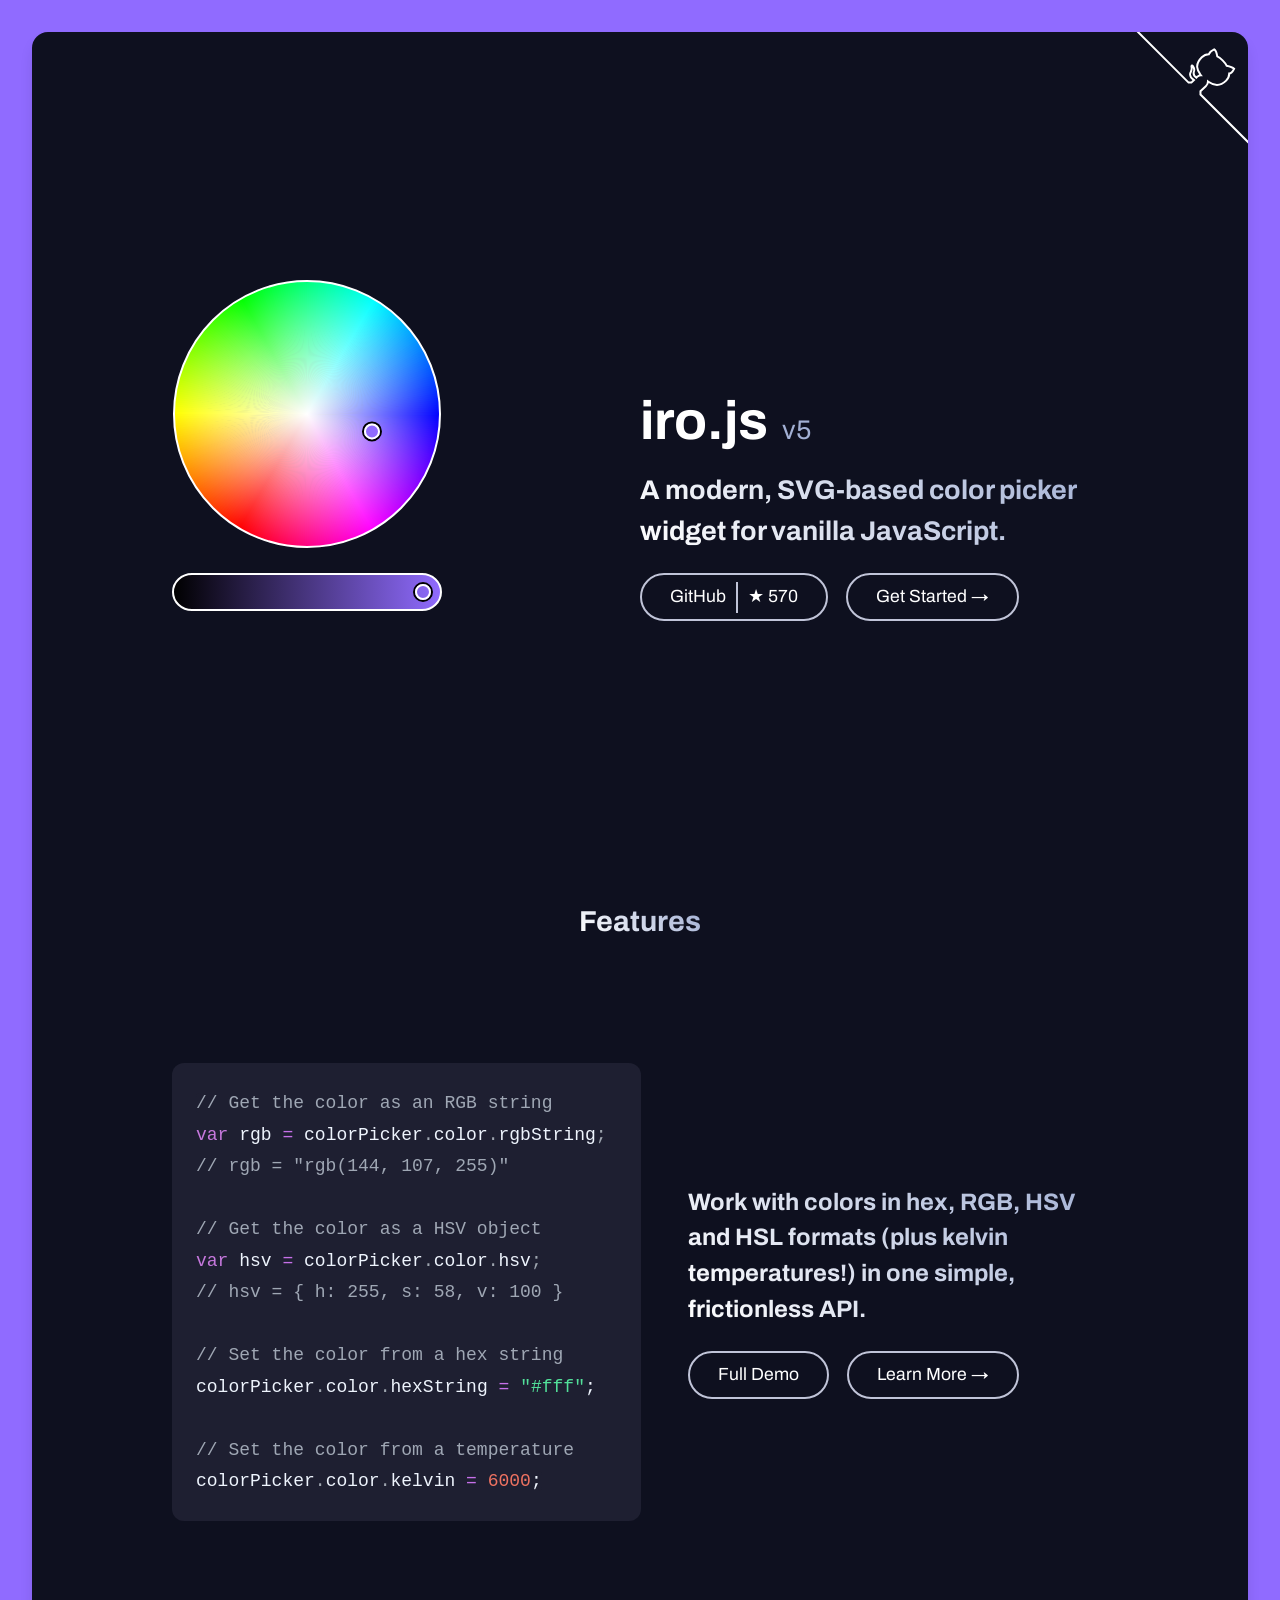
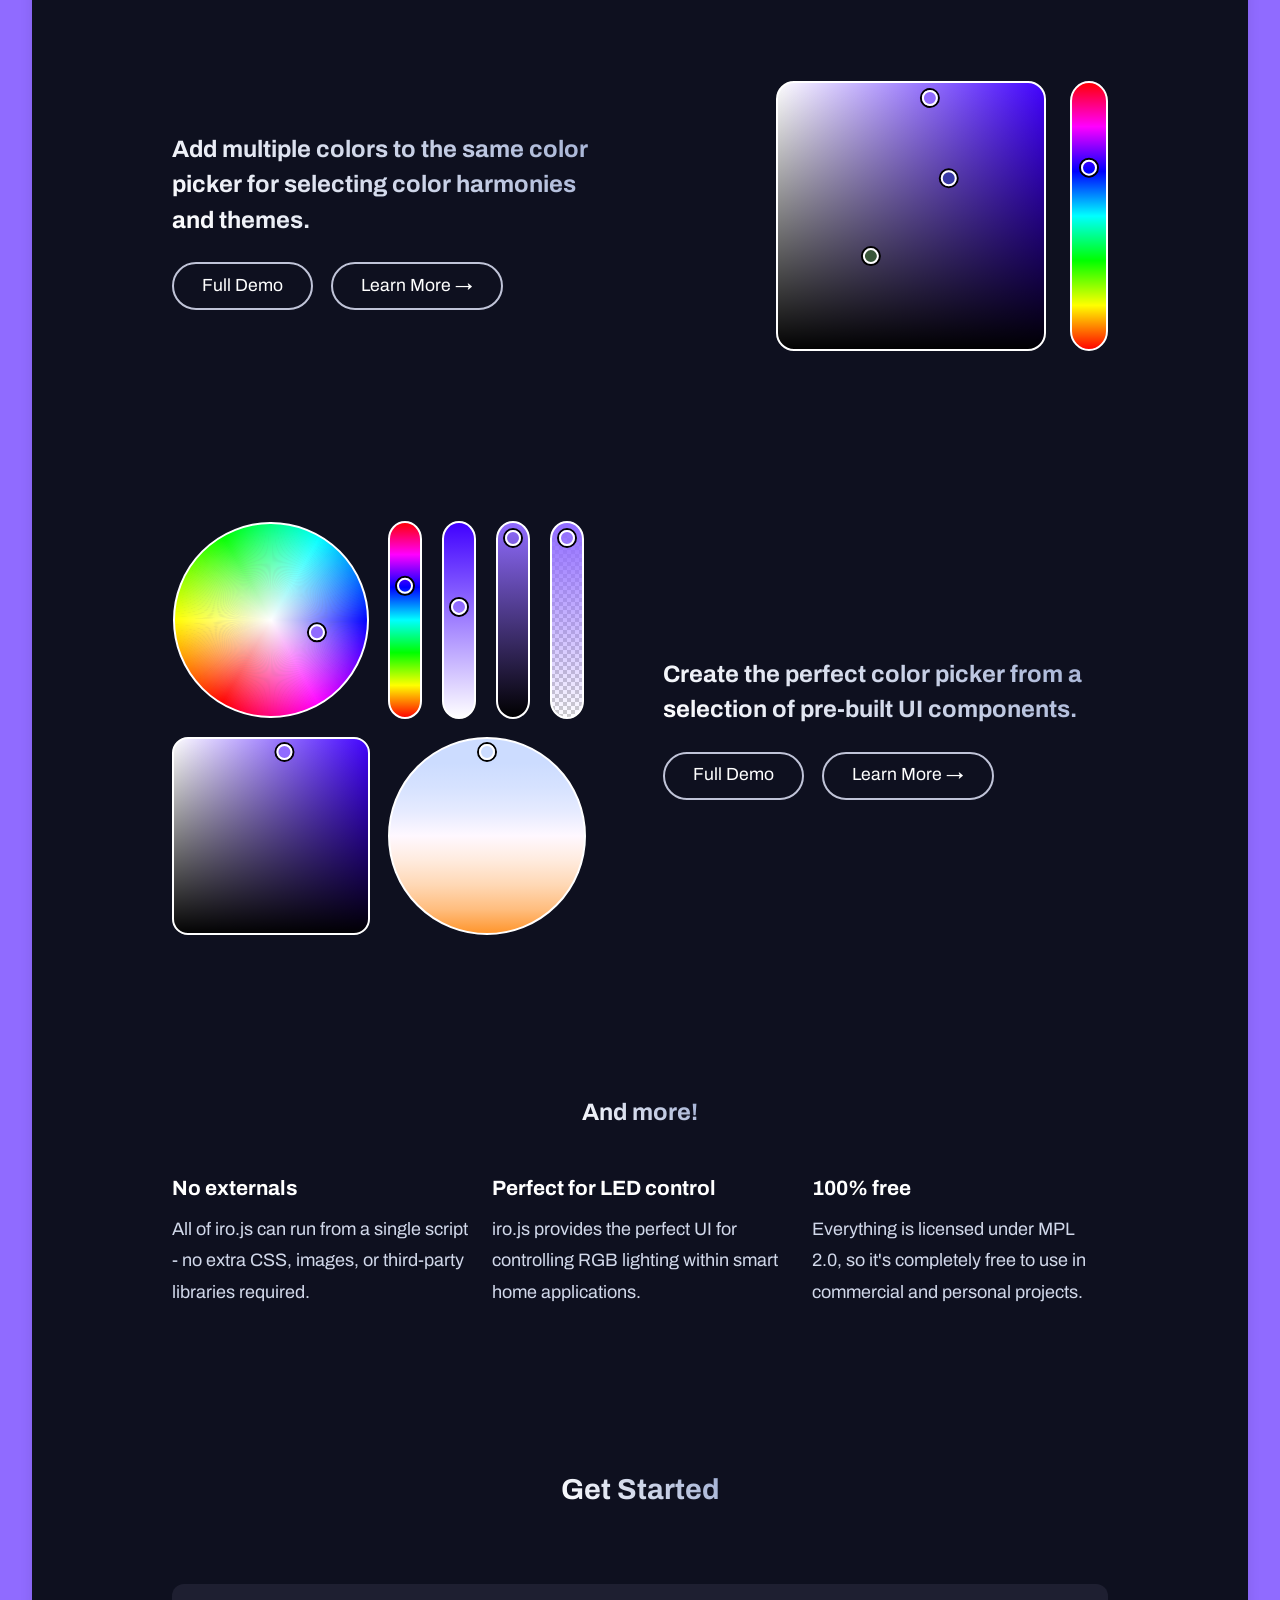
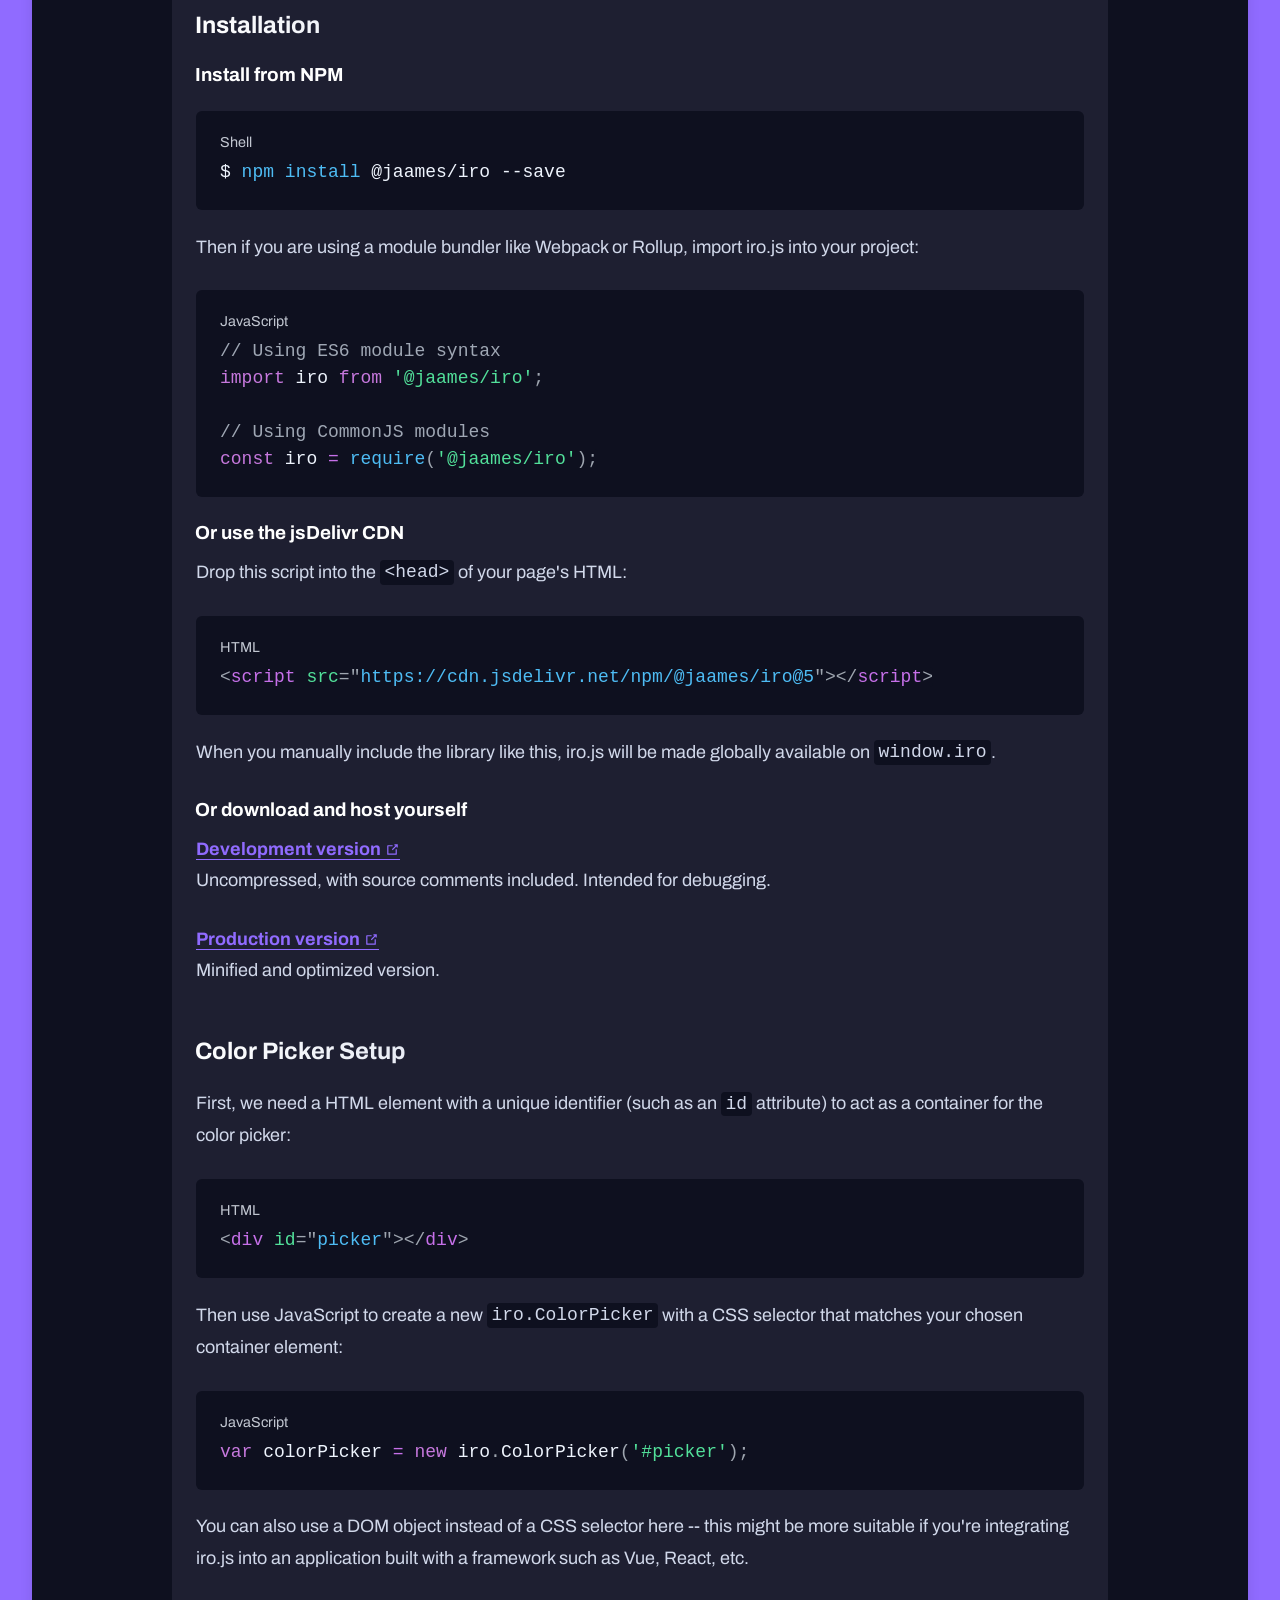
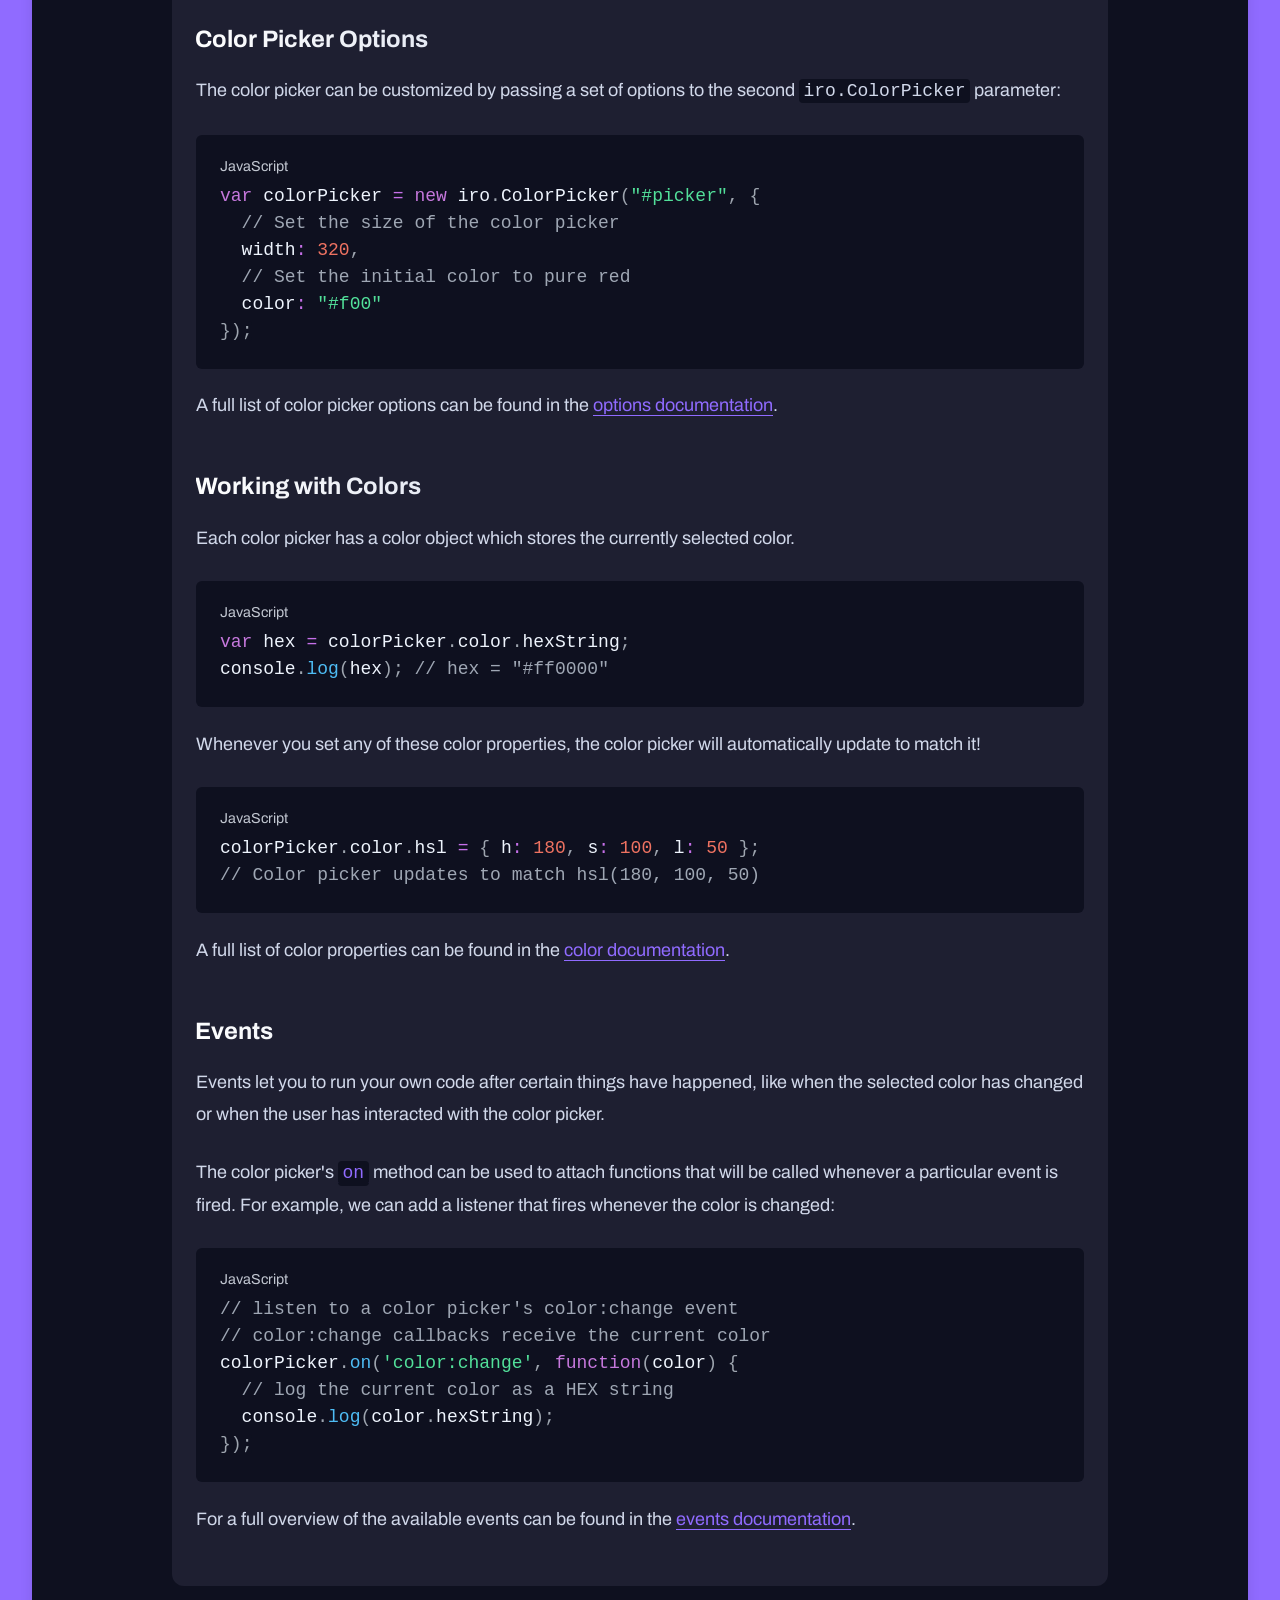
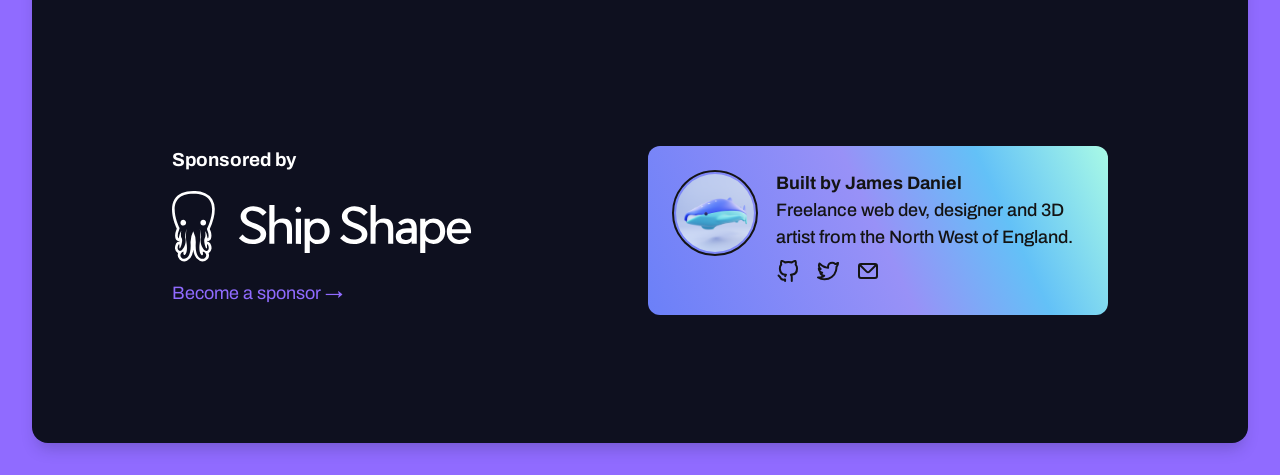
<file: index.html>
<!DOCTYPE html>
<html lang="en-US">
  <head>
    <meta charset="utf-8">
    <meta name="viewport" content="width=device-width,initial-scale=1">
    <title>iro.js</title>
    <meta name="description" content="An HSV color picker widget for JavaScript, with a modern SVG-based user interface">
    <meta name="generator" content="VuePress 1.3.1">
    <link rel="icon" type="image/png" href="https://iro.js.org/assets/favicon.png?v=4">
  <meta name="twitter:card" content="summary_large_image">
  <meta property="og:type" content="website">
  <meta property="og:url" content="https://iro.js.org">
  <meta property="og:site_name" content="iro.js">
  <meta name="twitter:title" property="og:title" content="iro.js">
  <meta name="twitter:description" property="og:description" content="An HSV color picker widget for JavaScript, with a modern SVG-based user interface">
  <meta name="twitter:image" property="og:image" content="https://iro.js.org/assets/social.png">
  <meta name="twitter:image:width" property="og:image:width" content="800">
  <meta name="twitter:image:height" property="og:image:height" content="400">
    
    <link rel="preload" href="/assets/css/0.styles.35d8410a.css" as="style"><link rel="preload" href="/assets/js/app.20a2fe66.js" as="script"><link rel="preload" href="/assets/js/5.87640b14.js" as="script"><link rel="preload" href="/assets/js/6.beb493e4.js" as="script"><link rel="preload" href="/assets/js/12.17205b0a.js" as="script"><link rel="prefetch" href="/assets/js/10.d5d7cf6d.js"><link rel="prefetch" href="/assets/js/11.cb6a06e9.js"><link rel="prefetch" href="/assets/js/13.d23bf294.js"><link rel="prefetch" href="/assets/js/14.0c702143.js"><link rel="prefetch" href="/assets/js/15.21596e4e.js"><link rel="prefetch" href="/assets/js/2.2cede4a7.js"><link rel="prefetch" href="/assets/js/3.1129f1df.js"><link rel="prefetch" href="/assets/js/4.5624eae7.js"><link rel="prefetch" href="/assets/js/7.2d81c04d.js"><link rel="prefetch" href="/assets/js/8.a5d9a398.js"><link rel="prefetch" href="/assets/js/9.a510a3bc.js">
    <link rel="stylesheet" href="/assets/css/0.styles.35d8410a.css">
  </head>
  <body>
    <div id="app" data-server-rendered="true"><main aria-labelledby="main-title" class="Home"><a href="https://github.com/jaames/iro.js" title="View on GitHub" class="GithubCorner"><svg width="130" height="130" viewBox="0 0 130 130" xmlns="http://www.w3.org/2000/svg" svg-inline role="presentation" focusable="false" tabindex="-1" class="GithubCorner__svg"><path d="M130 0v130L72.48 72.48l-.022-3.312 5.313-4.84c1.77-1.76 2.214-3.52 2.214-4.84l.387.276c4.81 3.377 10.867 5.7 17.764-1.156 2.214-2.2 3.1-4.4 3.1-7.04.885 0 3.098-1.32 4.87-4.84l-.1-.108c-.401-.403-2.147-1.847-7.427-2.972-.886-1.76-2.214-3.52-3.985-5.28-1.77-1.76-3.541-3.08-5.312-3.96-.886-5.72-3.1-7.04-3.1-7.04-3.984 1.76-4.87 3.96-5.312 4.84-2.656 0-4.87.88-7.084 3.08-7.25 7.206-4.64 12.778-1.273 17.503l.388.537c-.826 0-2.039.384-3.276 1.15l-.266.17-.98.974c-1.684-1.029-3.343-3.005-2.495-6.087l.14-.473c.168-.637.553-2.702-.855-4.53l-.21-.253c-.319-.349-1.7-1.74-1.38.764l.029.2s.443 1.68-.82 4.63l-.13.29c-.141.234-2.305 4.023 3.022 7.701l.264.178-2.575 2.558H60.6L0 0h130z" fill-rule="nonzero"></path></svg></a> <header class="Hero"><div class="Hero__head"></div> <div class="Hero__body"><div class="Hero__demo"><div class="ColorPicker BasicDemo" data-v-26da0503></div></div> <div class="Hero__intro"><h1 class="Hero__title">iro.js<sub>v5</sub></h1> <h2 class="Hero__subtitle">A modern, SVG-based color picker widget for vanilla JavaScript.</h2> <div class="ButtonGroup"><a href="https://github.com/jaames/iro.js" class="Button">GitHub<span class="Button__starcount">★ 570</span></a> <a href="/guide.html" class="Button">Get Started →</a></div></div></div> <div class="Hero__foot"></div></header> <section class="Section"><div class="Section__head"><h2 class="Section__title">Features</h2></div> <div class="FeatureHighlight FeatureHighlight--reverse" data-v-5693fc1c><div class="FeatureHighlight__main" data-v-5693fc1c><h3 data-v-5693fc1c>Work with colors in hex, RGB, HSV and HSL formats (plus kelvin temperatures!) in one simple, frictionless API.</h3> <div class="ButtonGroup" data-v-5693fc1c><a href="https://codepen.io/rakujira/pen/WZOeNq?editors=0010" class="Button" data-v-5693fc1c>Full Demo</a> <a href="/guide.html#working-with-colors" class="Button">Learn More →</a></div></div> <div class="FeatureHighlight__secondary" data-v-5693fc1c><div class="FormatDemo" data-v-5693fc1c><div class="FormatDemo__readout" data-v-5693fc1c><div class="language-js" data-v-5693fc1c><code class="language-js" data-v-5693fc1c><span class="token comment" data-v-5693fc1c>// Get the color as an RGB string</span> <br data-v-5693fc1c><span class="token keyword" data-v-5693fc1c>var</span> rgb <span class="token operator" data-v-5693fc1c>=</span> <span class="token class-name" data-v-5693fc1c>colorPicker<span class="token punctuation" data-v-5693fc1c>.</span>color</span><span class="token punctuation" data-v-5693fc1c>.</span>rgbString<span class="token punctuation" data-v-5693fc1c>;</span> <br data-v-5693fc1c><span class="token comment" data-v-5693fc1c>// rgb = &quot;&quot;</span> <br data-v-5693fc1c><br data-v-5693fc1c><span class="token comment" data-v-5693fc1c>// Get the color as a HSV object</span> <br data-v-5693fc1c><span class="token keyword" data-v-5693fc1c>var</span> hsv <span class="token operator" data-v-5693fc1c>=</span> <span class="token class-name" data-v-5693fc1c>colorPicker<span class="token punctuation" data-v-5693fc1c>.</span>color</span><span class="token punctuation" data-v-5693fc1c>.</span>hsv<span class="token punctuation" data-v-5693fc1c>;</span> <br data-v-5693fc1c><span class="token comment" data-v-5693fc1c>// hsv = { h: 0, s: 0, v: 0 }</span> <br data-v-5693fc1c><br data-v-5693fc1c><span class="token comment" data-v-5693fc1c>// Set the color from a hex string</span> <br data-v-5693fc1c><span class="token class-name" data-v-5693fc1c>colorPicker<span class="token punctuation" data-v-5693fc1c>.</span>color</span><span class="token punctuation" data-v-5693fc1c>.</span>hexString <span class="token operator" data-v-5693fc1c>=</span> <span class="token string" data-v-5693fc1c>&quot;#fff&quot;</span>;
<br data-v-5693fc1c><span class="token comment" data-v-5693fc1c>// Set the color from a temperature</span> <br data-v-5693fc1c><span class="token class-name" data-v-5693fc1c>colorPicker<span class="token punctuation" data-v-5693fc1c>.</span>color</span><span class="token punctuation" data-v-5693fc1c>.</span>kelvin <span class="token operator" data-v-5693fc1c>=</span> <span class="token number" data-v-5693fc1c>6000</span>;
</code></div></div></div></div></div> <div class="FeatureHighlight" data-v-5693fc1c><div class="FeatureHighlight__main" data-v-5693fc1c><h3 data-v-5693fc1c>Add multiple colors to the same color picker for selecting color harmonies and themes.</h3> <div class="ButtonGroup" data-v-5693fc1c><a href="https://codepen.io/rakujira/pen/bGddRyq?editors=0010" class="Button" data-v-5693fc1c>Full Demo</a> <a href="/advanced.html#multi-color-selections" class="Button">Learn More →</a></div></div> <div class="FeatureHighlight__secondary" data-v-5693fc1c><div class="ColorPicker MultiColorDemo" data-v-26da0503></div></div></div> <div class="FeatureHighlight FeatureHighlight--reverse" data-v-5693fc1c><div class="FeatureHighlight__main" data-v-5693fc1c><h3 data-v-5693fc1c>Create the perfect color picker from a selection of pre-built UI components.</h3> <div class="ButtonGroup" data-v-5693fc1c><a href="https://codepen.io/rakujira/pen/XWbgwYm?editors=1011" class="Button" data-v-5693fc1c>Full Demo</a> <a href="/advanced.html#ui-components" class="Button">Learn More →</a></div></div> <div class="FeatureHighlight__secondary" data-v-5693fc1c><div class="ColorPicker ComponentDemo" data-v-26da0503></div></div></div> <div class="FeatureHighlight FeatureHighlight--column" data-v-5693fc1c><div class="FeatureHighlight__main" data-v-5693fc1c><h3 data-v-5693fc1c>And more!</h3></div> <div class="FeatureHighlight__secondary" data-v-5693fc1c><div class="FeatureGrid" data-v-5693fc1c><div class="FeatureItem" data-v-5693fc1c><h4 data-v-5693fc1c>No externals</h4> <p data-v-5693fc1c>All of iro.js can run from a single script - no extra CSS, images, or third-party libraries required.</p></div> <div class="FeatureItem" data-v-5693fc1c><h4 data-v-5693fc1c>Perfect for LED control</h4> <p data-v-5693fc1c>iro.js provides the perfect UI for controlling RGB lighting within smart home applications.</p></div> <div class="FeatureItem" data-v-5693fc1c><h4 data-v-5693fc1c>100% free</h4> <p data-v-5693fc1c>Everything is licensed under MPL 2.0, so it's completely free to use in commercial and personal projects.</p></div></div></div></div></section> <section class="Section"><div class="Section__head"><h2 class="Section__title">Get Started</h2></div> <div class="Tutorial" data-v-63c8bf1b><!----> <div class="Tutorial__body Markdown Markdown--invert" data-v-63c8bf1b><div class="content__tutorial-iro-js"><h3 id="installation"><a href="#installation" class="header-anchor">#</a> Installation</h3> <h5 id="install-from-npm"><a href="#install-from-npm" class="header-anchor">#</a> Install from NPM</h5> <div class="language-bash extra-class"><pre class="language-bash"><code>$ <span class="token function">npm</span> <span class="token function">install</span> @jaames/iro --save
</code></pre></div><p>Then if you are using a module bundler like Webpack or Rollup, import iro.js into your project:</p> <div class="language-js extra-class"><pre class="language-js"><code><span class="token comment">// Using ES6 module syntax</span>
<span class="token keyword">import</span> iro <span class="token keyword">from</span> <span class="token string">'@jaames/iro'</span><span class="token punctuation">;</span>

<span class="token comment">// Using CommonJS modules</span>
<span class="token keyword">const</span> iro <span class="token operator">=</span> <span class="token function">require</span><span class="token punctuation">(</span><span class="token string">'@jaames/iro'</span><span class="token punctuation">)</span><span class="token punctuation">;</span>
</code></pre></div><h5 id="or-use-the-jsdelivr-cdn"><a href="#or-use-the-jsdelivr-cdn" class="header-anchor">#</a> Or use the jsDelivr CDN</h5> <p>Drop this script into the <code>&lt;head&gt;</code> of your page's HTML:</p> <div class="language-html extra-class"><pre class="language-html"><code><span class="token tag"><span class="token tag"><span class="token punctuation">&lt;</span>script</span> <span class="token attr-name">src</span><span class="token attr-value"><span class="token punctuation">=</span><span class="token punctuation">&quot;</span>https://cdn.jsdelivr.net/npm/@jaames/iro@5<span class="token punctuation">&quot;</span></span><span class="token punctuation">&gt;</span></span><span class="token script"></span><span class="token tag"><span class="token tag"><span class="token punctuation">&lt;/</span>script</span><span class="token punctuation">&gt;</span></span>
</code></pre></div><p>When you manually include the library like this, iro.js will be made globally available on <code>window.iro</code>.</p> <h5 id="or-download-and-host-yourself"><a href="#or-download-and-host-yourself" class="header-anchor">#</a> Or download and host yourself</h5> <p><strong><a href="https://raw.githubusercontent.com/jaames/iro.js/master/dist/iro.js" target="_blank" rel="noopener noreferrer">Development version<svg xmlns="http://www.w3.org/2000/svg" aria-hidden="true" x="0px" y="0px" viewBox="0 0 100 100" width="15" height="15" class="icon outbound"><path fill="currentColor" d="M18.8,85.1h56l0,0c2.2,0,4-1.8,4-4v-32h-8v28h-48v-48h28v-8h-32l0,0c-2.2,0-4,1.8-4,4v56C14.8,83.3,16.6,85.1,18.8,85.1z"></path> <polygon fill="currentColor" points="45.7,48.7 51.3,54.3 77.2,28.5 77.2,37.2 85.2,37.2 85.2,14.9 62.8,14.9 62.8,22.9 71.5,22.9"></polygon></svg></a></strong><br>
Uncompressed, with source comments included. Intended for debugging.</p> <p><strong><a href="https://raw.githubusercontent.com/jaames/iro.js/master/dist/iro.min.js" target="_blank" rel="noopener noreferrer">Production version<svg xmlns="http://www.w3.org/2000/svg" aria-hidden="true" x="0px" y="0px" viewBox="0 0 100 100" width="15" height="15" class="icon outbound"><path fill="currentColor" d="M18.8,85.1h56l0,0c2.2,0,4-1.8,4-4v-32h-8v28h-48v-48h28v-8h-32l0,0c-2.2,0-4,1.8-4,4v56C14.8,83.3,16.6,85.1,18.8,85.1z"></path> <polygon fill="currentColor" points="45.7,48.7 51.3,54.3 77.2,28.5 77.2,37.2 85.2,37.2 85.2,14.9 62.8,14.9 62.8,22.9 71.5,22.9"></polygon></svg></a></strong><br>
Minified and optimized version.</p> <h3 id="color-picker-setup"><a href="#color-picker-setup" class="header-anchor">#</a> Color Picker Setup</h3> <p>First, we need a HTML element with a unique identifier (such as an <code>id</code> attribute) to act as a container for the color picker:</p> <div class="language-html extra-class"><pre class="language-html"><code><span class="token tag"><span class="token tag"><span class="token punctuation">&lt;</span>div</span> <span class="token attr-name">id</span><span class="token attr-value"><span class="token punctuation">=</span><span class="token punctuation">&quot;</span>picker<span class="token punctuation">&quot;</span></span><span class="token punctuation">&gt;</span></span><span class="token tag"><span class="token tag"><span class="token punctuation">&lt;/</span>div</span><span class="token punctuation">&gt;</span></span>
</code></pre></div><p>Then use JavaScript to create a new <code>iro.ColorPicker</code> with a CSS selector that matches your chosen container element:</p> <div class="language-js extra-class"><pre class="language-js"><code><span class="token keyword">var</span> colorPicker <span class="token operator">=</span> <span class="token keyword">new</span> <span class="token class-name">iro<span class="token punctuation">.</span>ColorPicker</span><span class="token punctuation">(</span><span class="token string">'#picker'</span><span class="token punctuation">)</span><span class="token punctuation">;</span>
</code></pre></div><p>You can also use a DOM object instead of a CSS selector here -- this might be more suitable if you're integrating iro.js into an application built with a framework such as Vue, React, etc.</p> <h3 id="color-picker-options"><a href="#color-picker-options" class="header-anchor">#</a> Color Picker Options</h3> <p>The color picker can be customized by passing a set of options to the second <code>iro.ColorPicker</code> parameter:</p> <div class="language-js extra-class"><pre class="language-js"><code><span class="token keyword">var</span> colorPicker <span class="token operator">=</span> <span class="token keyword">new</span> <span class="token class-name">iro<span class="token punctuation">.</span>ColorPicker</span><span class="token punctuation">(</span><span class="token string">&quot;#picker&quot;</span><span class="token punctuation">,</span> <span class="token punctuation">{</span>
  <span class="token comment">// Set the size of the color picker</span>
  width<span class="token operator">:</span> <span class="token number">320</span><span class="token punctuation">,</span>
  <span class="token comment">// Set the initial color to pure red</span>
  color<span class="token operator">:</span> <span class="token string">&quot;#f00&quot;</span>
<span class="token punctuation">}</span><span class="token punctuation">)</span><span class="token punctuation">;</span>
</code></pre></div><p>A full list of color picker options can be found in the <a href="/guide.html#color-picker-options">options documentation</a>.</p> <h3 id="working-with-colors"><a href="#working-with-colors" class="header-anchor">#</a> Working with Colors</h3> <p>Each color picker has a color object which stores the currently selected color.</p> <div class="language-js extra-class"><pre class="language-js"><code><span class="token keyword">var</span> hex <span class="token operator">=</span> colorPicker<span class="token punctuation">.</span>color<span class="token punctuation">.</span>hexString<span class="token punctuation">;</span>
console<span class="token punctuation">.</span><span class="token function">log</span><span class="token punctuation">(</span>hex<span class="token punctuation">)</span><span class="token punctuation">;</span> <span class="token comment">// hex = &quot;#ff0000&quot;</span>
</code></pre></div><p>Whenever you set any of these color properties, the color picker will automatically update to match it!</p> <div class="language-js extra-class"><pre class="language-js"><code>colorPicker<span class="token punctuation">.</span>color<span class="token punctuation">.</span>hsl <span class="token operator">=</span> <span class="token punctuation">{</span> h<span class="token operator">:</span> <span class="token number">180</span><span class="token punctuation">,</span> s<span class="token operator">:</span> <span class="token number">100</span><span class="token punctuation">,</span> l<span class="token operator">:</span> <span class="token number">50</span> <span class="token punctuation">}</span><span class="token punctuation">;</span>
<span class="token comment">// Color picker updates to match hsl(180, 100, 50)</span>
</code></pre></div><p>A full list of color properties can be found in the <a href="/guide.html#working-with-colors">color documentation</a>.</p> <h3 id="events"><a href="#events" class="header-anchor">#</a> Events</h3> <p>Events let you to run your own code after certain things have happened, like when the selected color has changed or when the user has interacted with the color picker.</p> <p>The color picker's <a href="/colorPicker_api.html#on"><code>on</code></a> method can be used to attach functions that will be called whenever a particular event is fired. For example, we can add a listener that fires whenever the color is changed:</p> <div class="language-js extra-class"><pre class="language-js"><code><span class="token comment">// listen to a color picker's color:change event</span>
<span class="token comment">// color:change callbacks receive the current color</span>
colorPicker<span class="token punctuation">.</span><span class="token function">on</span><span class="token punctuation">(</span><span class="token string">'color:change'</span><span class="token punctuation">,</span> <span class="token keyword">function</span><span class="token punctuation">(</span><span class="token parameter">color</span><span class="token punctuation">)</span> <span class="token punctuation">{</span>
  <span class="token comment">// log the current color as a HEX string</span>
  console<span class="token punctuation">.</span><span class="token function">log</span><span class="token punctuation">(</span>color<span class="token punctuation">.</span>hexString<span class="token punctuation">)</span><span class="token punctuation">;</span>
<span class="token punctuation">}</span><span class="token punctuation">)</span><span class="token punctuation">;</span>
</code></pre></div><p>For a full overview of the available events can be found in the <a href="/guide.html#color-picker-events">events documentation</a>.</p></div></div></div></section> <footer class="Section Footer"><div class="Footer__column"><div class="Sponsors"><h5 class="Sponsors__title">Sponsored by</h5> <a href="https://shipshape.io/" title="iro.js is sponsored by Ship Shape"><svg width="715" height="170" viewBox="0 0 715 170" xmlns="http://www.w3.org/2000/svg" svg-inline role="presentation" focusable="false" tabindex="-1" class="Sponsors__icon Sponsors__icon--shipshape"><g fill="#FFF" fill-rule="evenodd"><path d="M50.955 0A67.622 67.622 0 0179.08 5.175a37.478 37.478 0 0116.7 14.315 45.514 45.514 0 016.175 22.895A85.191 85.191 0 0199.12 65.02 140.83 140.83 0 0190 90.685a34.436 34.436 0 001.99 4.645 29.262 29.262 0 01.665 19.24 7.46 7.46 0 01-4.375 4.295 6.646 6.646 0 01-4.61 0c-.035.61-.035 1.215 0 1.82a6.708 6.708 0 014.57 1.19 13.864 13.864 0 014.945 7.245c.955 2.835 1.27 5.84.935 8.81a13.121 13.121 0 01-6.775 10.275 13.676 13.676 0 01-3.46 14.765 15.401 15.401 0 01-11.25 4.805c-2.285 0-4.55-.47-6.64-1.39A23.47 23.47 0 0153.77 152.58a50.117 50.117 0 01-3.065-12.855 49.55 49.55 0 01-2.97 12.89 23.21 23.21 0 01-11.995 13.85 15.539 15.539 0 01-17.555-3.495 14.029 14.029 0 01-3.75-14.61 13.131 13.131 0 01-7.17-10.47c-.31-2.97-.02-5.975.92-8.81.82-2.89 2.555-5.43 4.94-7.245a6.83 6.83 0 014.61-1.19v-1.815a6.817 6.817 0 01-4.65 0 7.503 7.503 0 01-4.355-4.3 29.056 29.056 0 01.645-19.235 37.372 37.372 0 001.955-5.94C5.43 76.425-7.87 41.7 6.365 19.2 14.395 6.445 29.395 0 50.955 0zm0 6.405c-69.14 0-38.61 70.175-32.89 82.015a45.402 45.402 0 01-2.81 9.275c-2.285 5.275-1.565 14.55 0 15 1.58.45 1.58-8.435 5.33-15 .51-.86.975-1.755 1.39-2.675-.86 5.45-1.505 13.28 1.265 17.775 3.265 5.625-2.73 23.785-4.49 24-2.52.375 0-11.285-2.13-9.86-3.2 2.185-5.7 13.32 1.155 15.76 6.27 2.09 17.655-15.88 14.14-30-1.915-5.625 1.72-17.675 2.81-22.5a98.706 98.706 0 000 34.2c3.515 22.15-3.555 29.025-5.86 28.165-3.22-1.095-1.035-7.5-1.035-7.5-1.58-2.56-12.83 5.625-5.25 13.75 6.735 7.13 23.69 2.555 21.735-33.105a55.218 55.218 0 016.31-29.63 58.455 58.455 0 015.92 29.63c-1.915 35.66 15.84 40.235 22.5 33.105 7.695-7.835-4.28-16.055-5.725-13.46 0 .785 1.915 6.23-1.29 7.5-2.325.9-9.415-6.93-5.88-29.1a103.417 103.417 0 00.18-33.38c1.015 4.73 4.315 16.76 2.44 22.5-3.515 14.26 8.185 32.21 14.435 30 6.875-2.44 4.315-13.575 1.17-15.74-2.13-1.39.33 10.235-2.13 9.86-1.775-.23-7.77-18.375-4.51-24 2.775-4.495 2.15-12.345 1.25-17.775.41.92.9 1.795 1.405 2.655 3.905 6.64 3.75 15.645 5.295 15 1.54-.625 2.285-9.785 0-15a47.791 47.791 0 01-2.48-7.87h.075c2.97-6.075 40.47-83.595-32.325-83.595zM20.135 75.49c0-6.015 7.265-9.025 11.525-4.765 4.26 4.235 1.25 11.52-4.765 11.52a6.799 6.799 0 01-6.76-6.755zm54.375 6.68c9.005-.06 8.93-13.555-.075-13.5-9.005.04-8.925 13.535.075 13.5zM224.51 102.265c0 17.245-16.055 24.14-32.09 24.26a45.924 45.924 0 01-33.045-14.025l8.81-8.77a33.103 33.103 0 0024.235 11.995c10.335 0 18.75-3.75 18.75-12.485 0-7.73-8.22-10.955-22.245-16.875-11.54-4.88-25.35-10.68-25.35-25.8 0-11.895 11.25-24.255 30-24.255a41.482 41.482 0 0131.875 14.395l-8.81 8.435a34.117 34.117 0 00-24.61-11.895c-8.085 0-15 4.515-15 12.11 0 10.725 12.385 14.63 21.64 18.3 12.305 4.845 25.84 11.075 25.84 24.61zM273.985 125.92V92.735c0-11.875-4.765-17.21-15-17.21-10.255 0-15 5.335-15 17.21v33.185H232.01V33.185h12.265V75a24.232 24.232 0 0120.785-9.415c12.36 0 21.035 6.68 21.035 23.555v36.855l-12.11-.075zM307.5 66.115v60l-12.385-.195V66.115H307.5zm.37-21.525c.1 3.73-2.93 6.815-6.68 6.775-6.075.12-9.2-7.205-4.94-11.54 4.26-4.315 11.62-1.31 11.62 4.765zM347.44 65.51c16.64 0 28.42 11.25 28.42 30.445 0 18.09-11.78 30.57-28.42 30.57a25.262 25.262 0 01-19.02-8.81v30h-12.25v-81.6h12.25v8.105a24.977 24.977 0 0119.02-8.71zm-1.27 10.015c-11.285 0-17.75 8.555-17.75 20.43 0 12.015 6.305 20.45 17.595 20.45s17.735-8.435 17.735-20.45c0-11.99-6.31-20.43-17.58-20.43zM465.78 102.265c0 17.245-16.035 24.14-32.09 24.26a46.015 46.015 0 01-33.085-14.025l8.83-8.77a33.075 33.075 0 0024.255 11.995c10.315 0 18.75-3.75 18.75-12.485 0-7.73-8.22-10.955-22.245-16.875-11.545-4.88-25.31-10.68-25.31-25.8 0-11.895 11.25-24.255 29.82-24.255a41.467 41.467 0 0131.875 14.395l-8.825 8.435a34.092 34.092 0 00-24.59-11.895c-8.065 0-15 4.515-15 12.11 0 10.725 12.38 14.63 21.64 18.3 12.4 4.845 25.975 11.075 25.975 24.61zM515.215 125.92V92.735c0-11.875-4.725-17.21-15-17.21s-15 5.335-15 17.21v33.185H473.24V33.185h12.27V75a24.33 24.33 0 0120.74-9.49c12.345 0 21.035 6.68 21.035 23.55v36.86h-12.07zM561.935 65.51c14.02 0 21.425 7.38 21.425 23.67v36.74h-12.265v-6.41c-4.28 5.82-11.895 7.015-17.815 7.015-11.075 0-19.88-6.195-19.88-17.855 0-13.415 10.955-19.84 26.99-19.84h10.705c0-7.15-2.48-13.305-10.215-13.305-5.39.06-10.57 2.21-14.395 6.035l-7.715-5.82a32.856 32.856 0 0123.165-10.23zm9.16 34.235h-9.045c-12.225 0-16.385 2.855-16.385 8.32 0 5.49 4.98 8.44 10.47 8.44 11.5 0 15-4.865 15-11.25l-.04-5.51zM622.755 65.51c16.66 0 28.435 11.25 28.435 30.445 0 18.09-11.775 30.57-28.435 30.57a25.263 25.263 0 01-19.005-8.81v30h-12.225v-81.6h12.225v8.105a24.946 24.946 0 0119.005-8.71zm-1.425 10.015c-11.31 0-17.58 8.555-17.58 20.43 0 12.015 6.31 20.45 17.58 20.45 11.285 0 17.635-8.435 17.635-20.45 0-11.99-6.31-20.43-17.635-20.43zM684.375 65.33c16.99 0 28.32 12.97 28.32 30v5.47l-45.8.155c0 9.63 8.71 15.55 17.48 15.55a24.73 24.73 0 0017.48-7.5l7.265 6.755a33.003 33.003 0 01-24.745 10.725c-18.065 0-29.475-12.365-29.475-30 0-17.62 12.485-31.155 29.475-31.155zm0 10.195c-8.985-.37-16.6 6.485-17.205 15.45h33.26c.295-8.885-7.19-16.075-16.055-15.45z"></path></g></svg></a> <a href="https://github.com/sponsors/jaames" title="Sponsor @jaames on Github" class="Sponsors__link">Become a sponsor →</a></div></div> <div class="Footer__column"><div class="Author"><div class="Author__imgOuter"><img src="/assets/img/james-avatar.6e0a898b.png" alt class="Author__img"></div> <div class="Author__bio"><h6 class="Author__name">Built by <a href="https://jamesdaniel.dev" title="James Daniel">James Daniel</a></h6> <p class="Author__desc">Freelance web dev, designer and 3D artist from the North West of England.</p> <ul class="Author__linkGroup"><a href="https://github.com/jaames" title="@jaames on GitHub" class="Author__link"><svg xmlns="http://www.w3.org/2000/svg" data-name="Layer 1" viewBox="0 0 24 24" svg-inline role="presentation" focusable="false" tabindex="-1" class="Author__linkIcon"><path d="M10.07 20.503a1 1 0 00-1.18-.983c-1.31.24-2.963.276-3.402-.958a5.708 5.708 0 00-1.837-2.415 1.2 1.2 0 01-.167-.11 1 1 0 00-.93-.645h-.005a1 1 0 00-1 .995c-.004.815.81 1.338 1.141 1.514a4.44 4.44 0 01.924 1.36c.365 1.023 1.423 2.576 4.466 2.376l.003.098.004.268a1 1 0 002 0l-.005-.318c-.005-.19-.012-.464-.012-1.182zM20.737 5.377c.032-.125.063-.264.09-.42a6.278 6.278 0 00-.408-3.293 1.002 1.002 0 00-.615-.58c-.356-.12-1.67-.357-4.184 1.25a13.87 13.87 0 00-6.354 0C6.762.75 5.455.966 5.102 1.079a.997.997 0 00-.631.584 6.3 6.3 0 00-.404 3.357c.025.127.051.246.079.354a6.27 6.27 0 00-1.256 3.83 8.422 8.422 0 00.043.921c.334 4.603 3.334 5.984 5.424 6.459a4.591 4.591 0 00-.118.4 1 1 0 001.942.479 1.678 1.678 0 01.468-.878 1 1 0 00-.546-1.745c-3.454-.395-4.954-1.802-5.18-4.899a6.61 6.61 0 01-.033-.738 4.258 4.258 0 01.92-2.713 3.022 3.022 0 01.195-.231 1 1 0 00.188-1.025 3.388 3.388 0 01-.155-.555 4.094 4.094 0 01.079-1.616 7.543 7.543 0 012.415 1.18 1.009 1.009 0 00.827.133 11.777 11.777 0 016.173.001 1.005 1.005 0 00.83-.138 7.572 7.572 0 012.406-1.19 4.04 4.04 0 01.087 1.578 3.205 3.205 0 01-.169.607 1 1 0 00.188 1.025c.078.087.155.18.224.268A4.122 4.122 0 0120 9.203a7.039 7.039 0 01-.038.777c-.22 3.056-1.725 4.464-5.195 4.86a1 1 0 00-.546 1.746 1.63 1.63 0 01.466.908 3.06 3.06 0 01.093.82v2.333c-.01.648-.01 1.133-.01 1.356a1 1 0 102 0c0-.217 0-.692.01-1.34v-2.35a4.881 4.881 0 00-.155-1.311 4.256 4.256 0 00-.116-.416 6.513 6.513 0 005.445-6.424A8.697 8.697 0 0022 9.203a6.13 6.13 0 00-1.263-3.826z"></path></svg></a> <a href="https://twitter.com/rakujira" title="@rakujira on Twitter" class="Author__link"><svg xmlns="http://www.w3.org/2000/svg" data-name="Layer 1" viewBox="0 0 24 24" svg-inline role="presentation" focusable="false" tabindex="-1" class="Author__linkIcon"><path d="M22.991 3.95a1 1 0 00-1.51-.86 7.48 7.48 0 01-1.874.794 5.152 5.152 0 00-3.374-1.242 5.232 5.232 0 00-5.223 5.063 11.032 11.032 0 01-6.814-3.924 1.012 1.012 0 00-.857-.365.999.999 0 00-.785.5 5.276 5.276 0 00-.242 4.769l-.002.001a1.041 1.041 0 00-.496.89 3.042 3.042 0 00.027.439 5.185 5.185 0 001.568 3.312.998.998 0 00-.066.77 5.204 5.204 0 002.362 2.922 7.465 7.465 0 01-3.59.448A1 1 0 001.45 19.3a12.942 12.942 0 007.01 2.061 12.788 12.788 0 0012.465-9.363 12.822 12.822 0 00.535-3.646l-.001-.2a5.77 5.77 0 001.532-4.202zm-3.306 3.212a.995.995 0 00-.234.702c.01.165.009.331.009.488a10.824 10.824 0 01-.454 3.08 10.685 10.685 0 01-10.546 7.93 10.938 10.938 0 01-2.55-.301 9.48 9.48 0 002.942-1.564 1 1 0 00-.602-1.786 3.208 3.208 0 01-2.214-.935q.224-.042.445-.105a1 1 0 00-.08-1.943 3.198 3.198 0 01-2.25-1.726 5.3 5.3 0 00.545.046 1.02 1.02 0 00.984-.696 1 1 0 00-.4-1.137 3.196 3.196 0 01-1.425-2.673c0-.066.002-.133.006-.198a13.014 13.014 0 008.21 3.48 1.02 1.02 0 00.817-.36 1 1 0 00.206-.867 3.157 3.157 0 01-.087-.729 3.23 3.23 0 013.226-3.226 3.184 3.184 0 012.345 1.02.993.993 0 00.921.298 9.27 9.27 0 001.212-.322 6.681 6.681 0 01-1.026 1.524z"></path></svg></a> <a href="mailto:irojs@jamesdaniel.dev" title="Email me" class="Author__link"><svg xmlns="http://www.w3.org/2000/svg" viewBox="0 0 24 24" svg-inline role="presentation" focusable="false" tabindex="-1" class="Author__linkIcon"><path d="M19 4H5a3 3 0 00-3 3v10a3 3 0 003 3h14a3 3 0 003-3V7a3 3 0 00-3-3zm-.41 2l-5.88 5.88a1 1 0 01-1.42 0L5.41 6zM20 17a1 1 0 01-1 1H5a1 1 0 01-1-1V7.41l5.88 5.88a3 3 0 004.24 0L20 7.41z"></path></svg></a></ul></div></div></div></footer></main><div class="global-ui"></div></div>
    <script src="/assets/js/app.20a2fe66.js" defer></script><script src="/assets/js/5.87640b14.js" defer></script><script src="/assets/js/6.beb493e4.js" defer></script><script src="/assets/js/12.17205b0a.js" defer></script>
  </body>
</html>
</file>
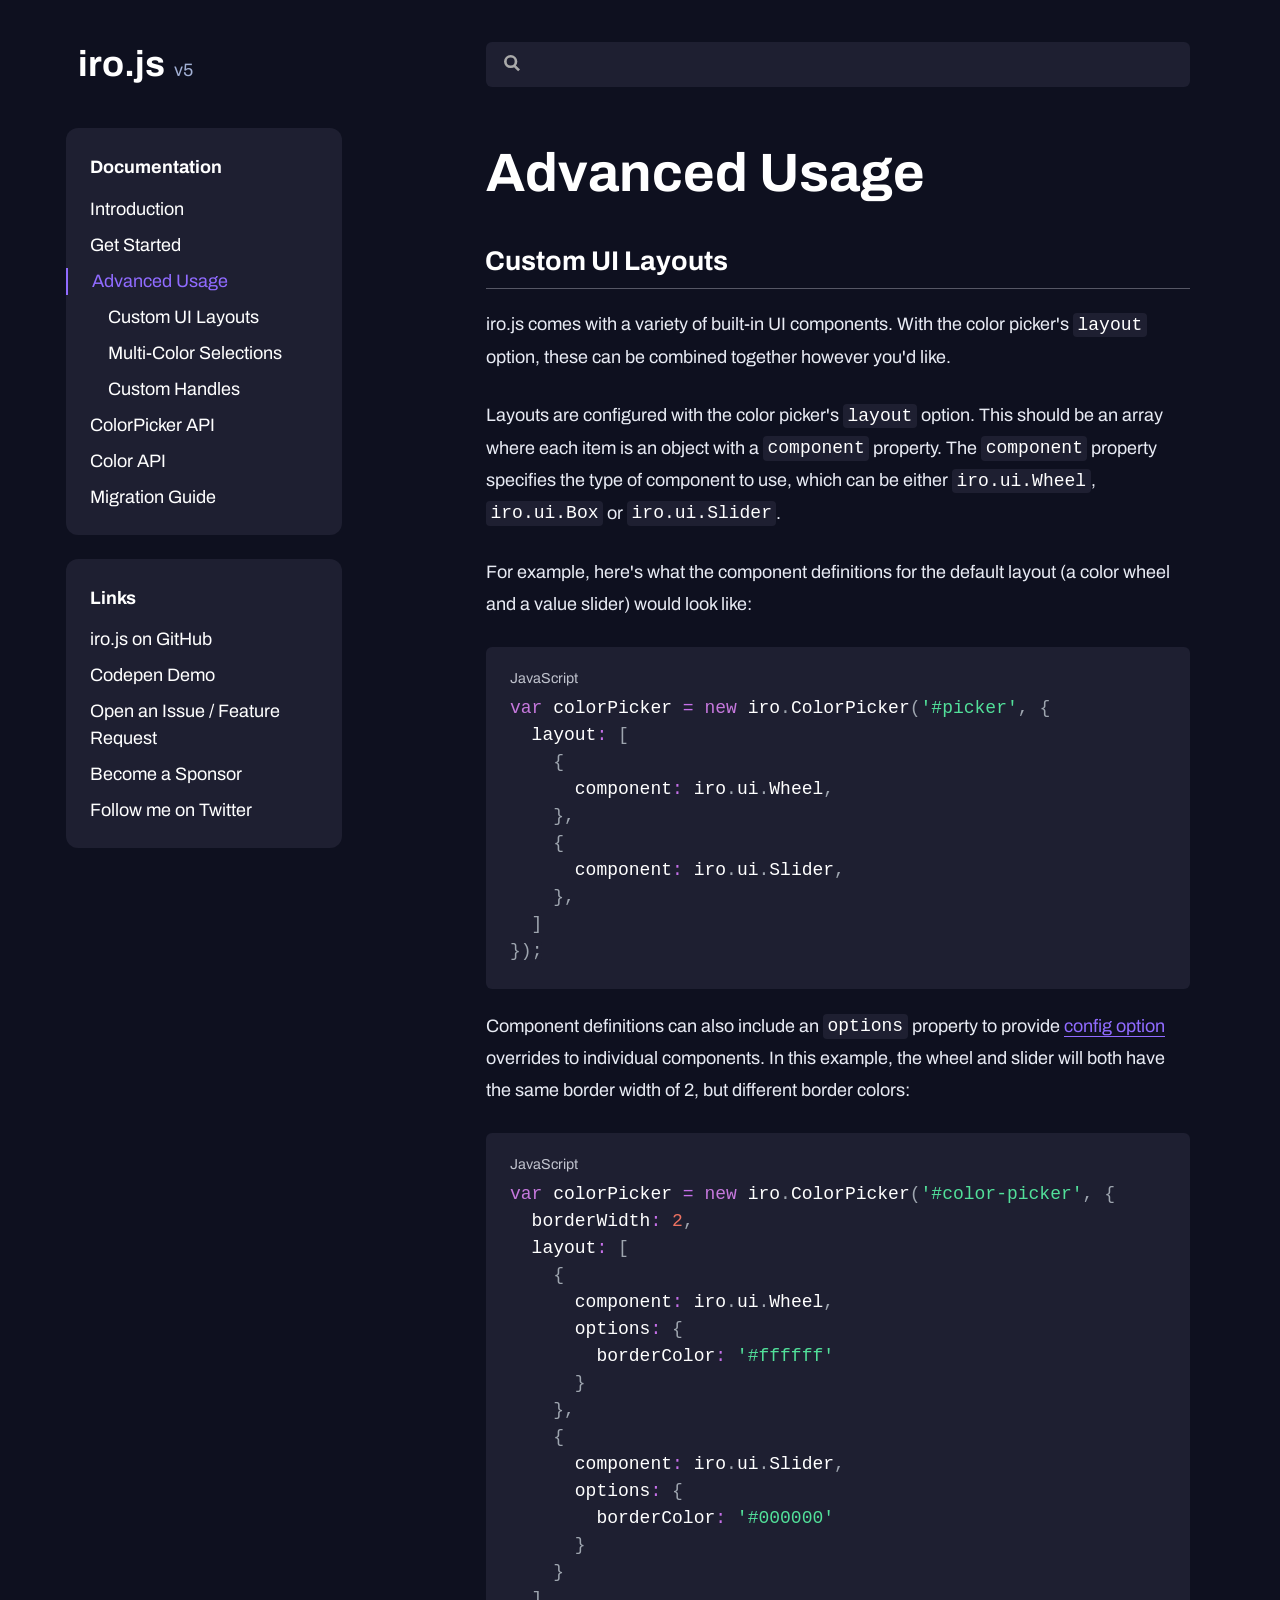
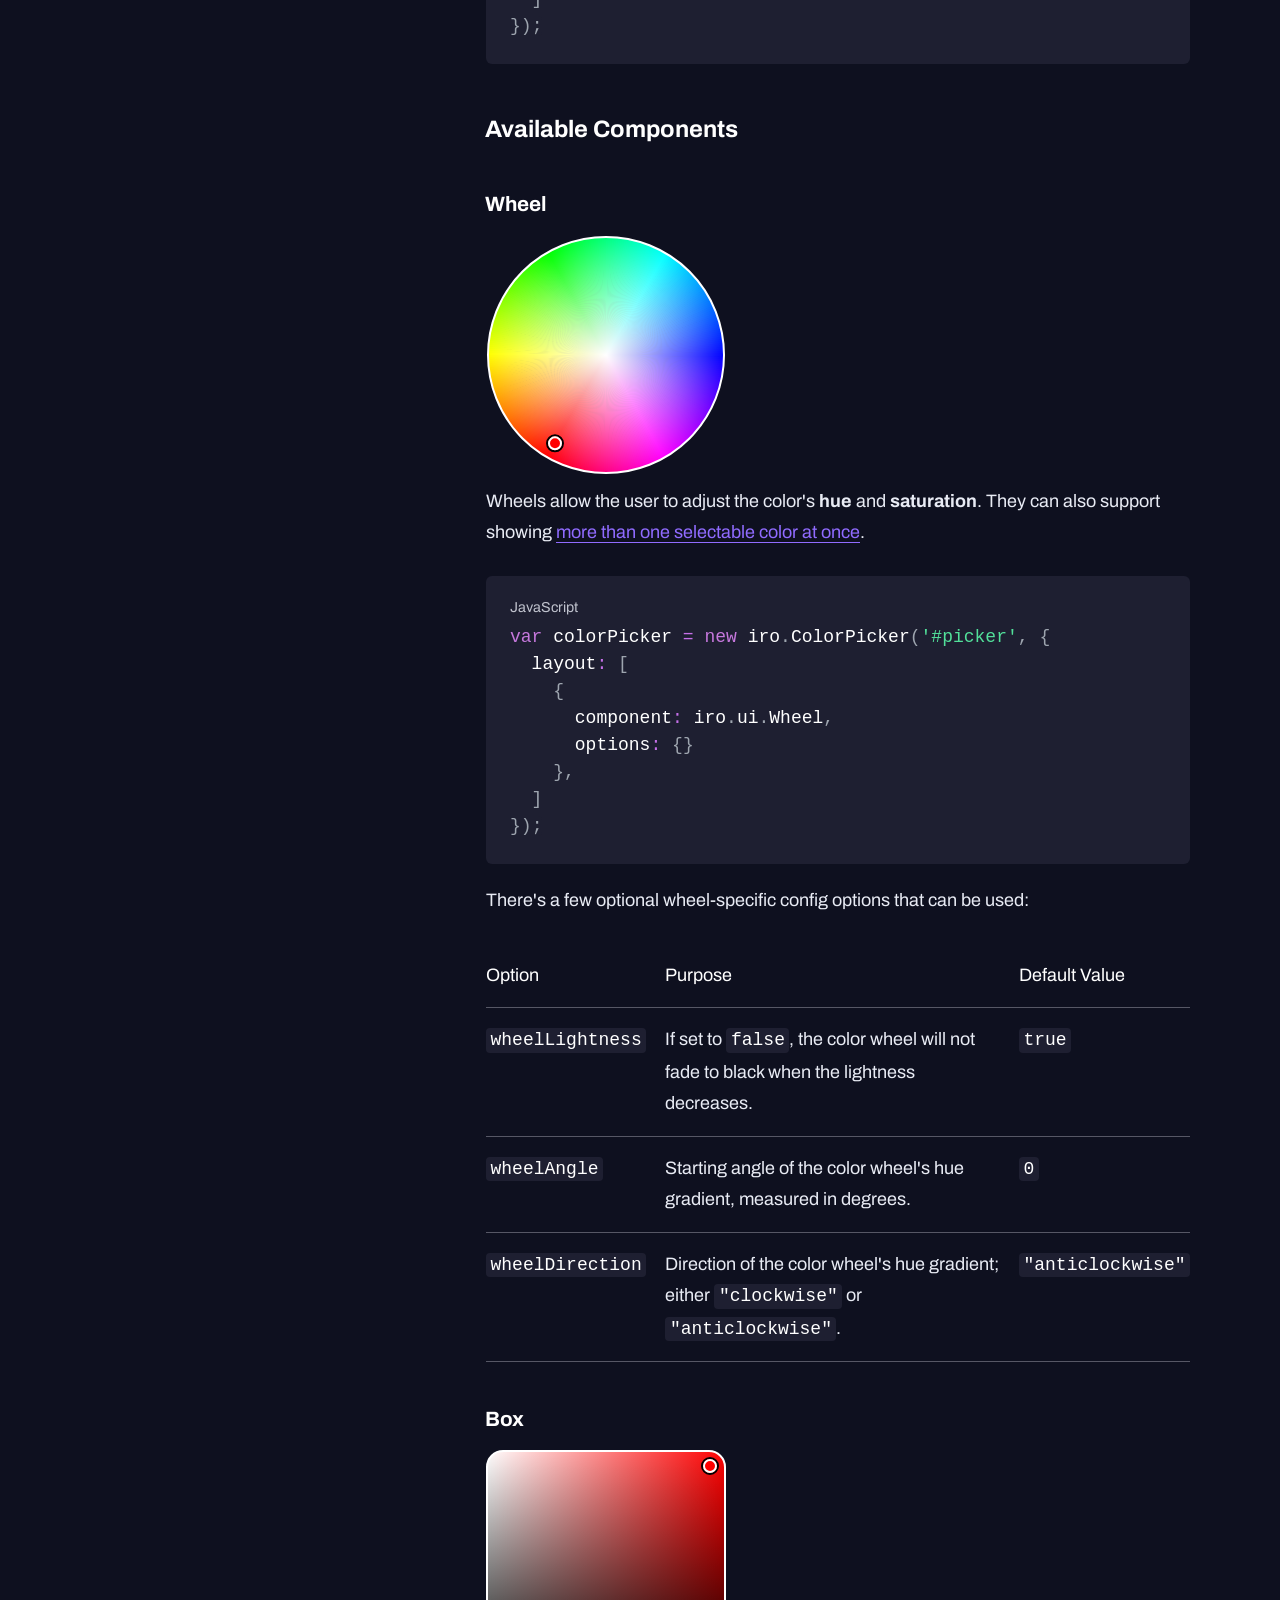
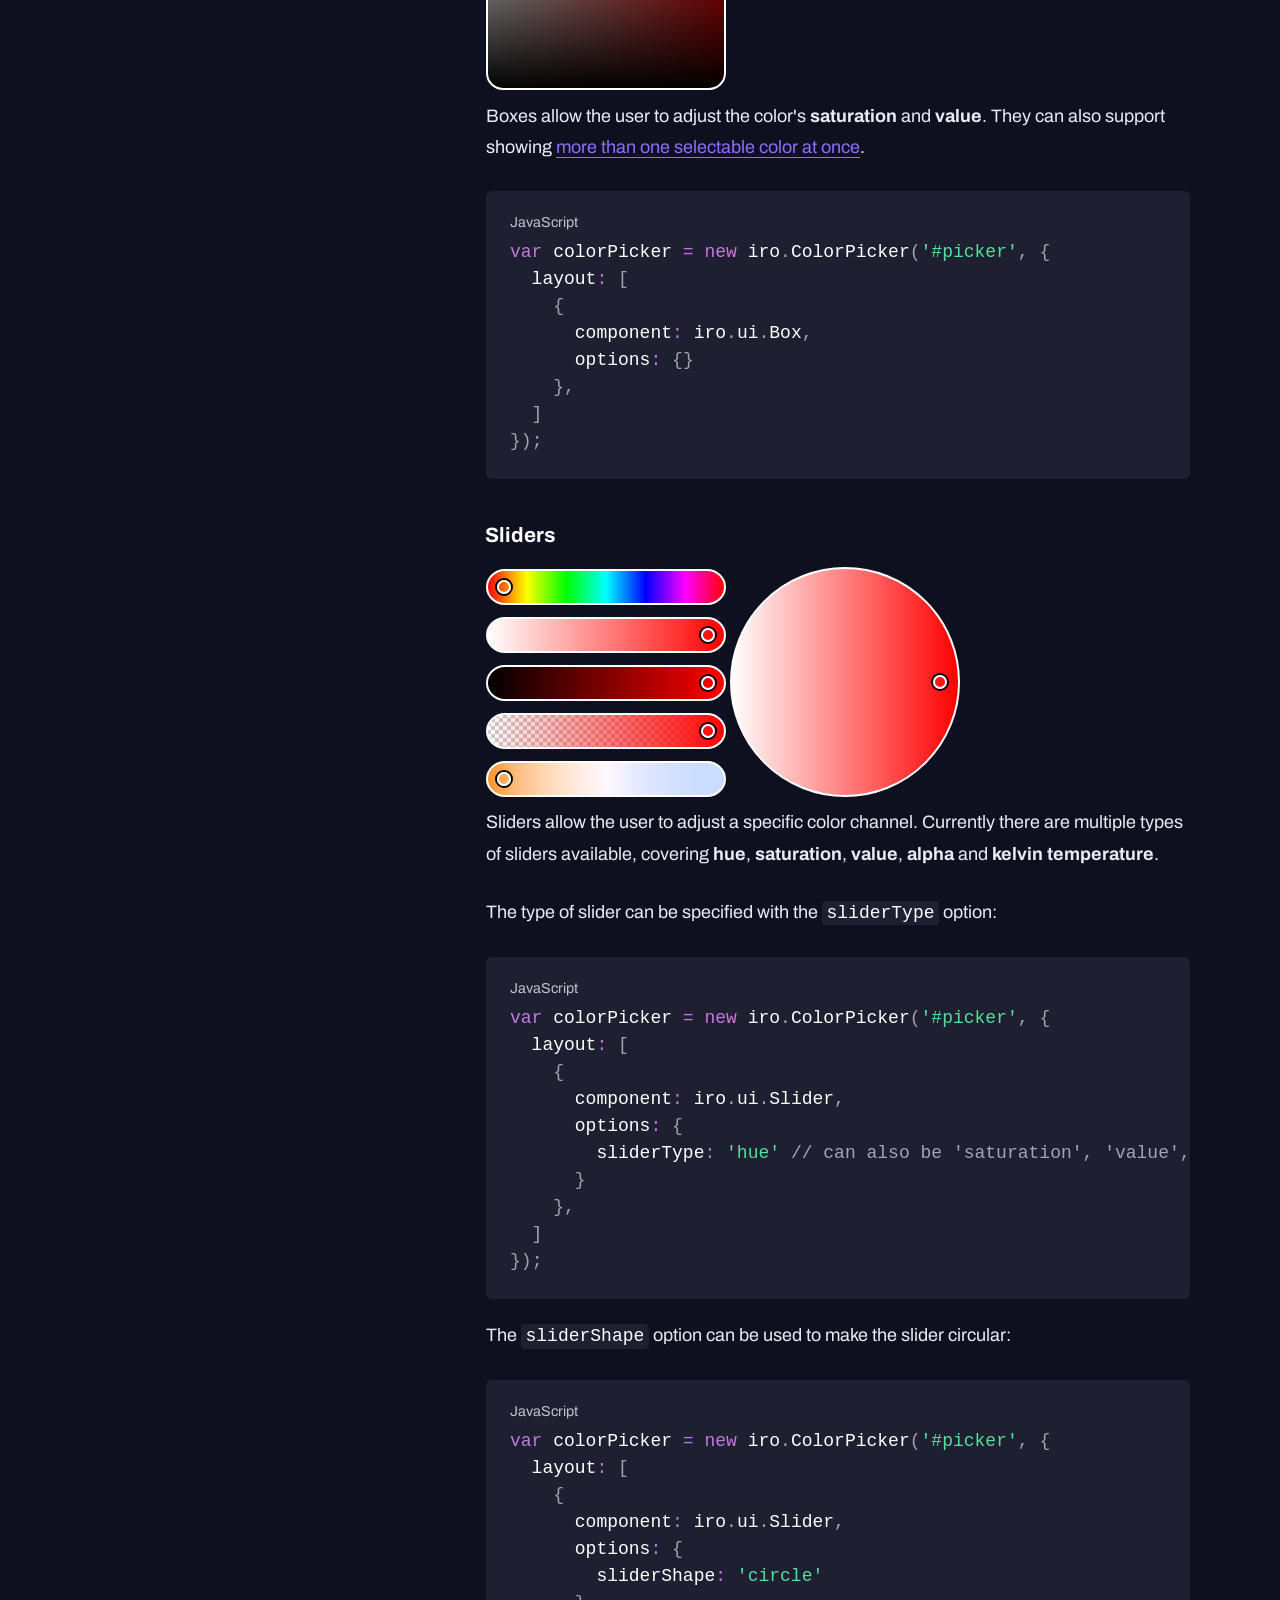
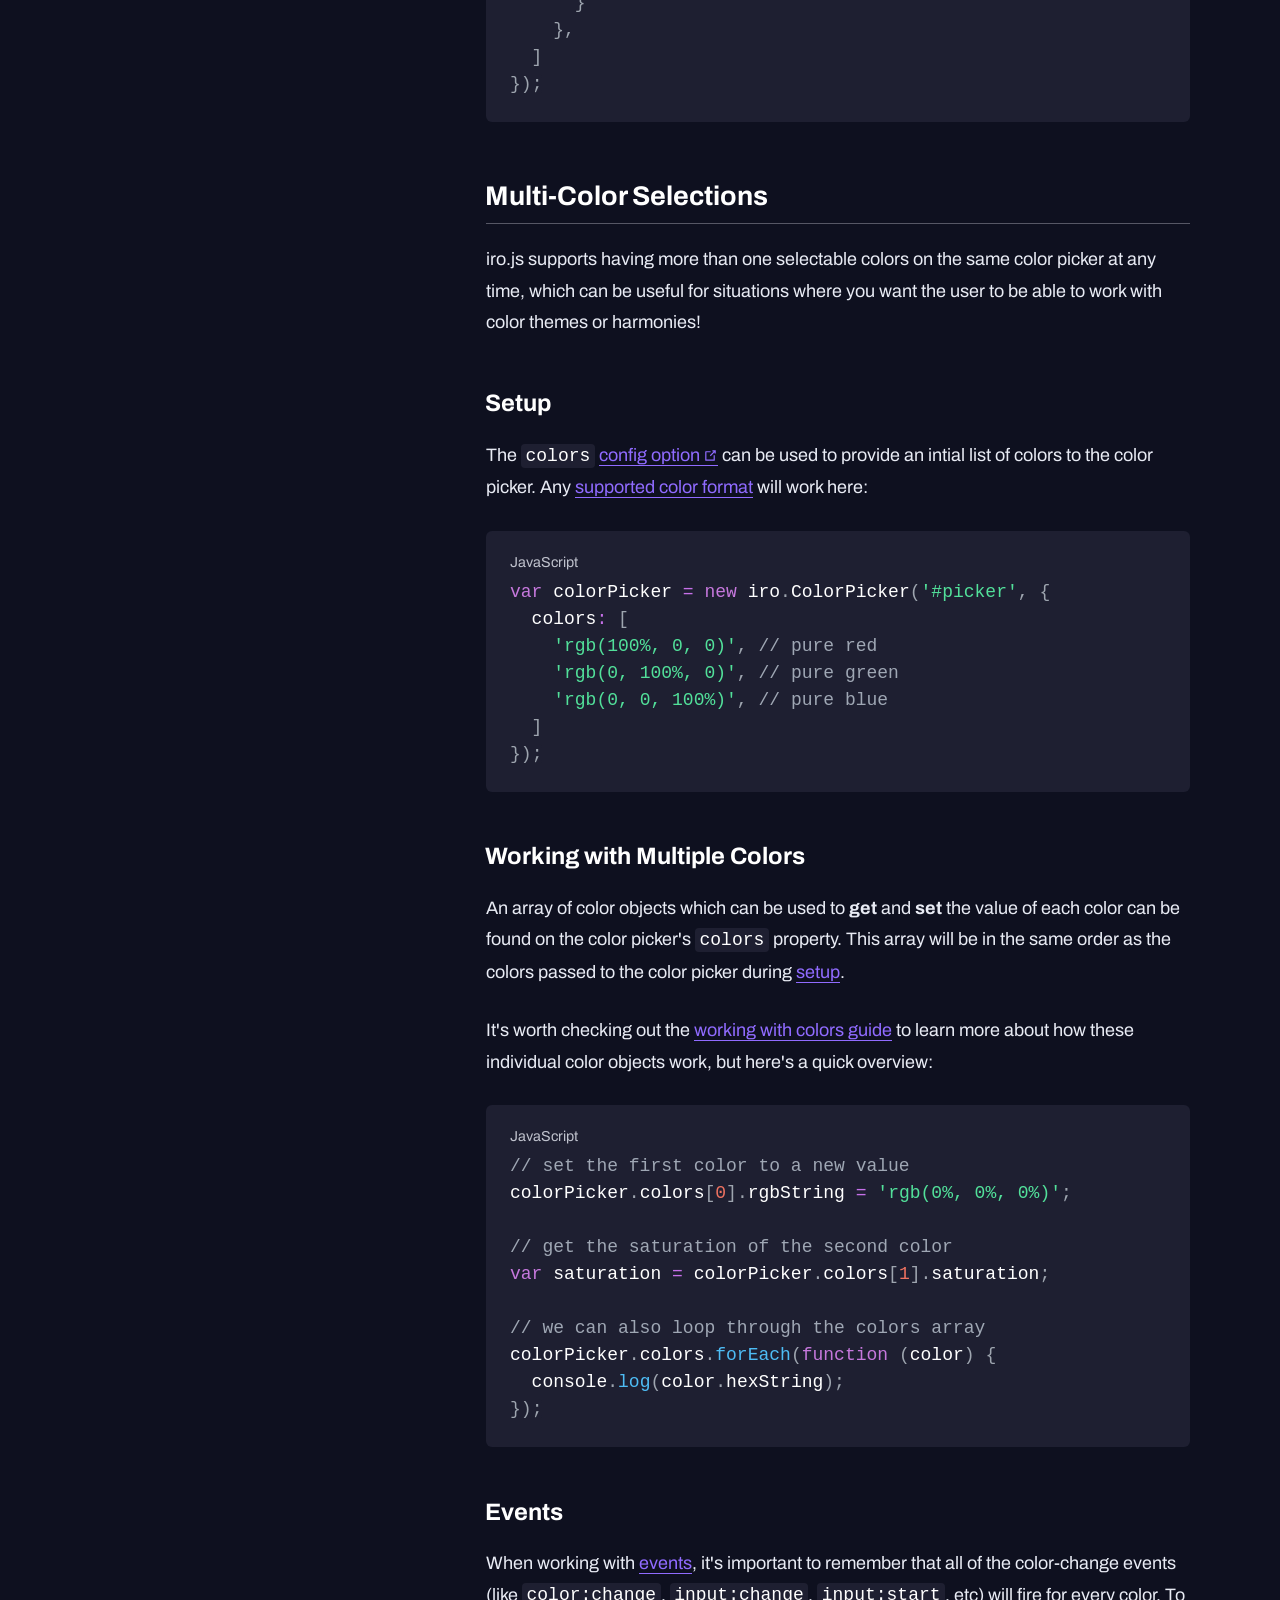
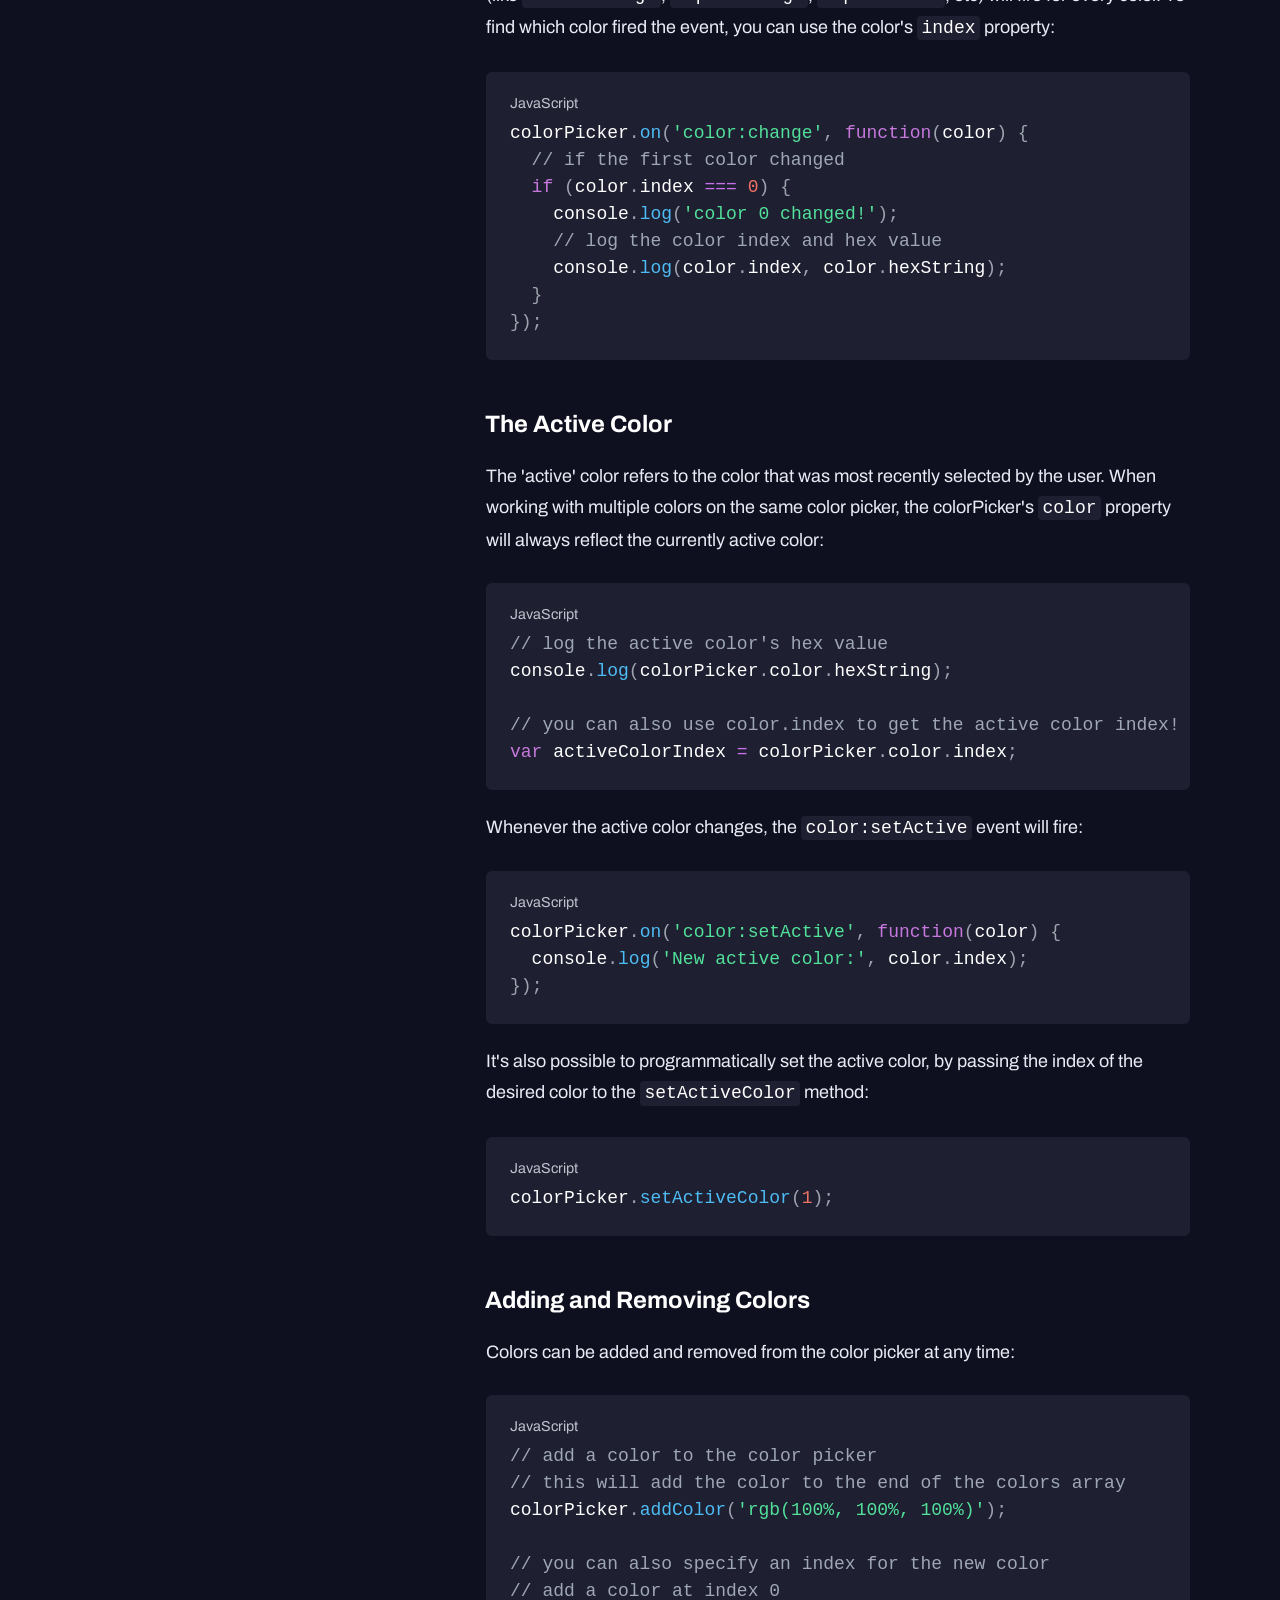
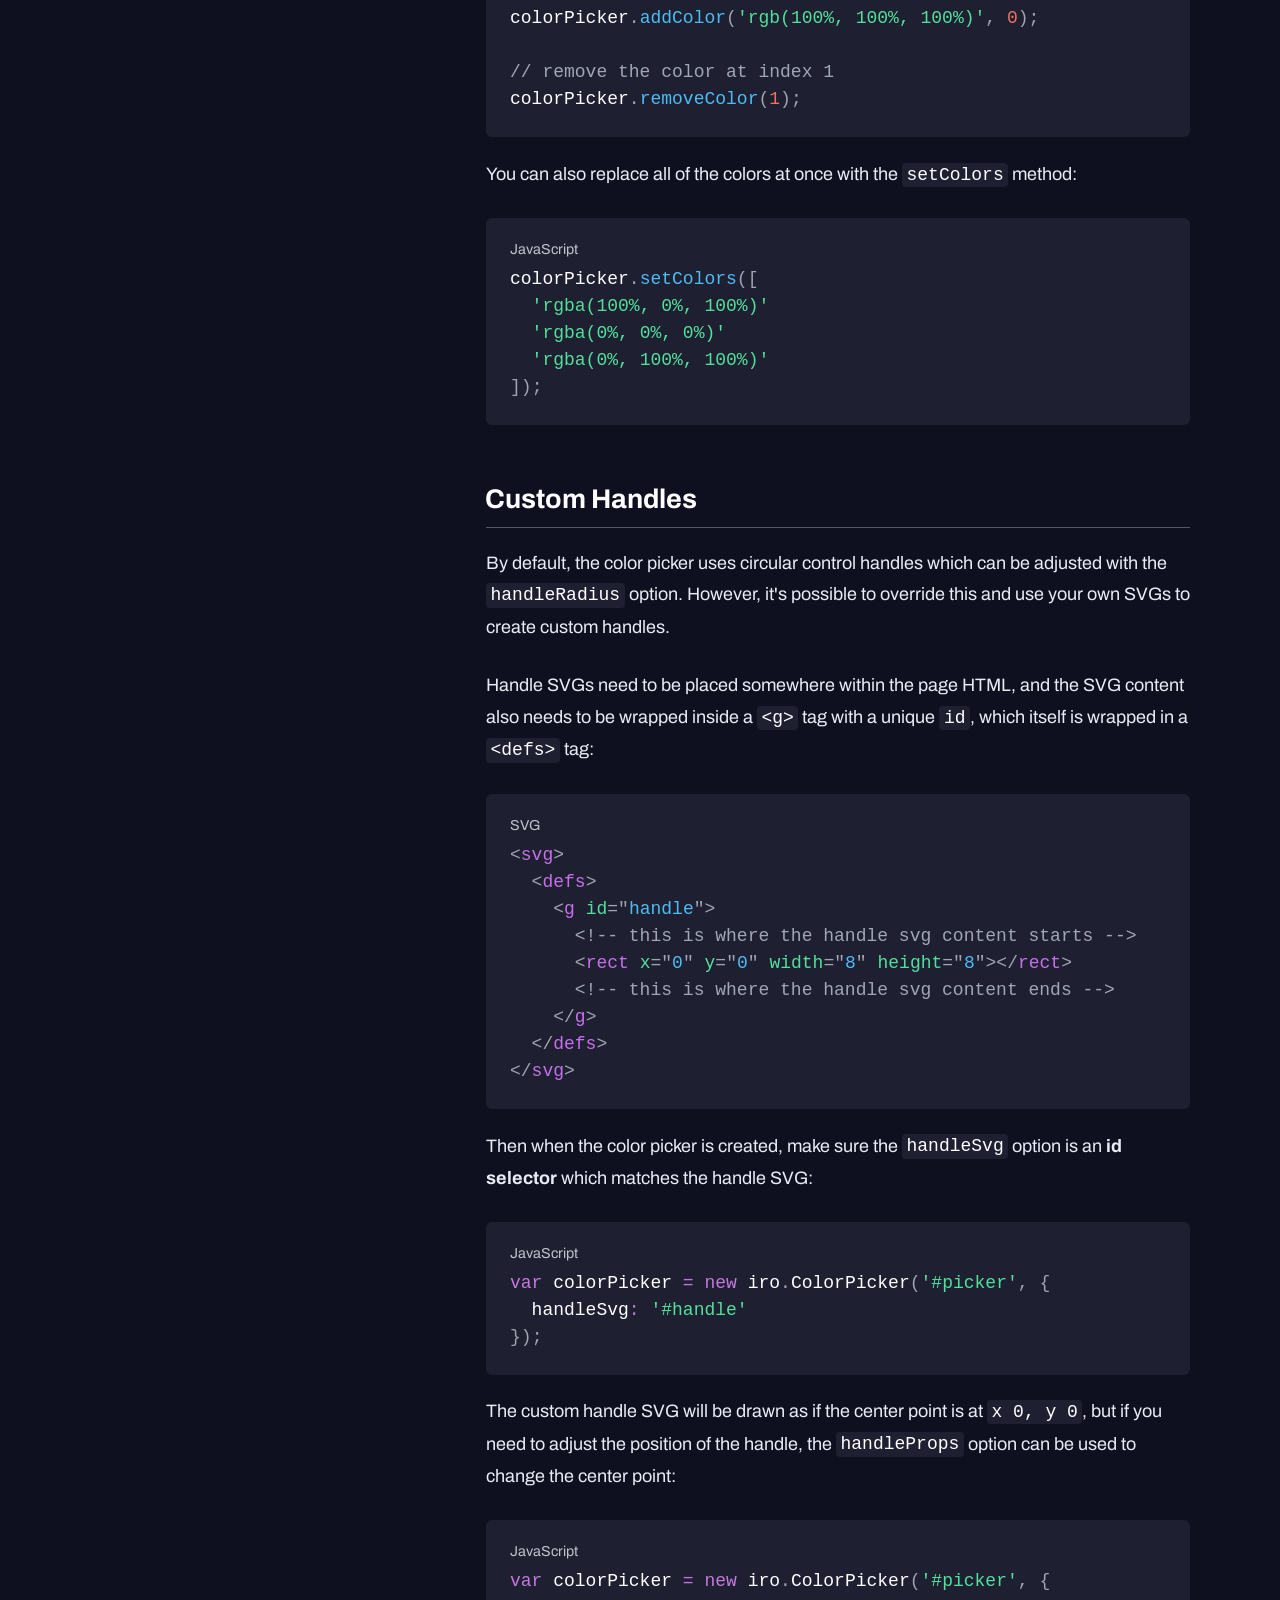
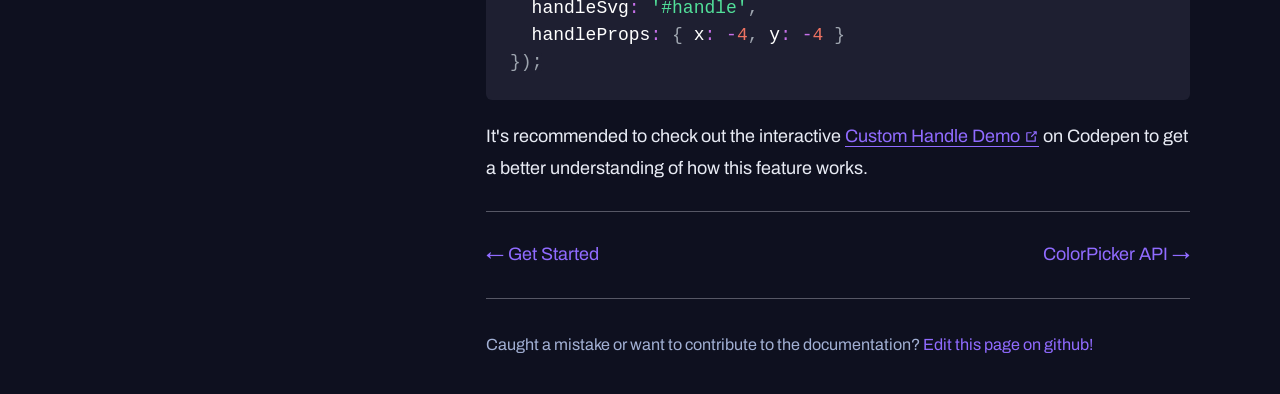
<file: advanced.html>
<!DOCTYPE html>
<html lang="en-US">
  <head>
    <meta charset="utf-8">
    <meta name="viewport" content="width=device-width,initial-scale=1">
    <title>Advanced Usage | iro.js</title>
    <meta name="description" content="An HSV color picker widget for JavaScript, with a modern SVG-based user interface">
    <meta name="generator" content="VuePress 1.3.1">
    <link rel="icon" type="image/png" href="https://iro.js.org/assets/favicon.png?v=4">
  <meta name="twitter:card" content="summary_large_image">
  <meta property="og:type" content="website">
  <meta property="og:url" content="https://iro.js.org">
  <meta property="og:site_name" content="iro.js">
  <meta name="twitter:title" property="og:title" content="iro.js">
  <meta name="twitter:description" property="og:description" content="An HSV color picker widget for JavaScript, with a modern SVG-based user interface">
  <meta name="twitter:image" property="og:image" content="https://iro.js.org/assets/social.png">
  <meta name="twitter:image:width" property="og:image:width" content="800">
  <meta name="twitter:image:height" property="og:image:height" content="400">
    
    <link rel="preload" href="/assets/css/0.styles.35d8410a.css" as="style"><link rel="preload" href="/assets/js/app.20a2fe66.js" as="script"><link rel="preload" href="/assets/js/3.1129f1df.js" as="script"><link rel="preload" href="/assets/js/8.a5d9a398.js" as="script"><link rel="preload" href="/assets/js/6.beb493e4.js" as="script"><link rel="prefetch" href="/assets/js/10.d5d7cf6d.js"><link rel="prefetch" href="/assets/js/11.cb6a06e9.js"><link rel="prefetch" href="/assets/js/12.17205b0a.js"><link rel="prefetch" href="/assets/js/13.d23bf294.js"><link rel="prefetch" href="/assets/js/14.0c702143.js"><link rel="prefetch" href="/assets/js/15.21596e4e.js"><link rel="prefetch" href="/assets/js/2.2cede4a7.js"><link rel="prefetch" href="/assets/js/4.5624eae7.js"><link rel="prefetch" href="/assets/js/5.87640b14.js"><link rel="prefetch" href="/assets/js/7.2d81c04d.js"><link rel="prefetch" href="/assets/js/9.a510a3bc.js">
    <link rel="stylesheet" href="/assets/css/0.styles.35d8410a.css">
  </head>
  <body>
    <div id="app" data-server-rendered="true"><div class="Page"><div class="Sidebar"><header class="SidebarHeader"><a href="/" class="ProjectTitle router-link-active"><h1>iro.js <sub>v5</sub></h1></a> <div class="SidebarHeader__sidebarToggle"><span class="menuIcon"></span></div></header> <aside class="Menu SidebarBody"><div class="MenuPanel"><h6 class="MenuPanel__title">Documentation</h6> <div class="MenuItem"><a href="/introduction.html" class="MenuItem__link">
        Introduction
      </a> <!----> <!----></div><div class="MenuItem"><a href="/guide.html" class="MenuItem__link">
        Get Started
      </a> <!----> <!----></div><div class="MenuItem MenuItem__active"><!----> <span class="MenuItem__link">
        Advanced Usage
      </span> <ul class="MenuItem__subItemList"><li class="MenuItem__subItem"><a href="/advanced.html#custom-ui-layouts" class="MenuItem__subLink">Custom UI Layouts</a></li><!----><li class="MenuItem__subItem"><a href="/advanced.html#multi-color-selections" class="MenuItem__subLink">Multi-Color Selections</a></li><!----><!----><!----><!----><!----><li class="MenuItem__subItem"><a href="/advanced.html#custom-handles" class="MenuItem__subLink">Custom Handles</a></li></ul></div><div class="MenuItem"><a href="/colorPicker_api.html" class="MenuItem__link">
        ColorPicker API
      </a> <!----> <!----></div><div class="MenuItem"><a href="/color_api.html" class="MenuItem__link">
        Color API
      </a> <!----> <!----></div><div class="MenuItem"><a href="/migrating.html" class="MenuItem__link">
        Migration Guide
      </a> <!----> <!----></div></div> <div class="MenuPanel"><h6 class="MenuPanel__title">Links</h6> <div class="MenuItem"><a href="https://github.com/jaames/iro.js" class="MenuItem__link">
        iro.js on GitHub
      </a></div><div class="MenuItem"><a href="https://codepen.io/rakujira/pen/WZOeNq?editors=0010" class="MenuItem__link">
        Codepen Demo
      </a></div><div class="MenuItem"><a href="https://github.com/jaames/iro.js/issues" class="MenuItem__link">
        Open an Issue / Feature Request
      </a></div><div class="MenuItem"><a href="https://github.com/sponsors/jaames" class="MenuItem__link">
        Become a Sponsor
      </a></div><div class="MenuItem"><a href="https://twitter.com/rakujira" class="MenuItem__link">
        Follow me on Twitter
      </a></div></div></aside></div> <main class="Content"><nav class="Navbar"><div class="search-box SearchBox"><input aria-label="Search" autocomplete="off" spellcheck="false" value=""> <!----></div></nav> <header class="ArticleHeader"><h1 class="ArticleHeader__title">
    Advanced Usage
  </h1></header> <article class="Article"><div class="Markdown Markdown--invert-alt content__default"><h2 id="custom-ui-layouts"><a href="#custom-ui-layouts" class="header-anchor">#</a> Custom UI Layouts</h2> <p>iro.js comes with a variety of built-in UI components. With the color picker's <code>layout</code> option, these can be combined together however you'd like.</p> <p>Layouts are configured with the color picker's <code>layout</code> option. This should be an array where each item is an object with a <code>component</code> property. The <code>component</code> property specifies the type of component to use, which can be either <code>iro.ui.Wheel</code>, <code>iro.ui.Box</code> or <code>iro.ui.Slider</code>.</p> <p>For example, here's what the component definitions for the default layout (a color wheel and a value slider) would look like:</p> <div class="language-js extra-class"><pre class="language-js"><code><span class="token keyword">var</span> colorPicker <span class="token operator">=</span> <span class="token keyword">new</span> <span class="token class-name">iro<span class="token punctuation">.</span>ColorPicker</span><span class="token punctuation">(</span><span class="token string">'#picker'</span><span class="token punctuation">,</span> <span class="token punctuation">{</span>
  layout<span class="token operator">:</span> <span class="token punctuation">[</span>
    <span class="token punctuation">{</span> 
      component<span class="token operator">:</span> iro<span class="token punctuation">.</span>ui<span class="token punctuation">.</span>Wheel<span class="token punctuation">,</span>
    <span class="token punctuation">}</span><span class="token punctuation">,</span>
    <span class="token punctuation">{</span> 
      component<span class="token operator">:</span> iro<span class="token punctuation">.</span>ui<span class="token punctuation">.</span>Slider<span class="token punctuation">,</span>
    <span class="token punctuation">}</span><span class="token punctuation">,</span>
  <span class="token punctuation">]</span>
<span class="token punctuation">}</span><span class="token punctuation">)</span><span class="token punctuation">;</span>
</code></pre></div><p>Component definitions can also include an <code>options</code> property to provide <a href="/guide.html#color-picker-options">config option</a> overrides to individual components. In this example, the wheel and slider will both have the same border width of 2, but different border colors:</p> <div class="language-js extra-class"><pre class="language-js"><code><span class="token keyword">var</span> colorPicker <span class="token operator">=</span> <span class="token keyword">new</span> <span class="token class-name">iro<span class="token punctuation">.</span>ColorPicker</span><span class="token punctuation">(</span><span class="token string">'#color-picker'</span><span class="token punctuation">,</span> <span class="token punctuation">{</span>
  borderWidth<span class="token operator">:</span> <span class="token number">2</span><span class="token punctuation">,</span>
  layout<span class="token operator">:</span> <span class="token punctuation">[</span>
    <span class="token punctuation">{</span>
      component<span class="token operator">:</span> iro<span class="token punctuation">.</span>ui<span class="token punctuation">.</span>Wheel<span class="token punctuation">,</span>
      options<span class="token operator">:</span> <span class="token punctuation">{</span>
        borderColor<span class="token operator">:</span> <span class="token string">'#ffffff'</span>
      <span class="token punctuation">}</span>
    <span class="token punctuation">}</span><span class="token punctuation">,</span>
    <span class="token punctuation">{</span>
      component<span class="token operator">:</span> iro<span class="token punctuation">.</span>ui<span class="token punctuation">.</span>Slider<span class="token punctuation">,</span>
      options<span class="token operator">:</span> <span class="token punctuation">{</span>
        borderColor<span class="token operator">:</span> <span class="token string">'#000000'</span>
      <span class="token punctuation">}</span>
    <span class="token punctuation">}</span>
  <span class="token punctuation">]</span>
<span class="token punctuation">}</span><span class="token punctuation">)</span><span class="token punctuation">;</span>
</code></pre></div><h3 id="available-components"><a href="#available-components" class="header-anchor">#</a> Available Components</h3> <h4 id="wheel"><a href="#wheel" class="header-anchor">#</a> Wheel</h4> <div class="ColorPicker" data-v-26da0503></div> <p>Wheels allow the user to adjust the color's <strong>hue</strong> and <strong>saturation</strong>. They can also support showing <a href="#multi-color-selections">more than one selectable color at once</a>.</p> <div class="language-js extra-class"><pre class="language-js"><code><span class="token keyword">var</span> colorPicker <span class="token operator">=</span> <span class="token keyword">new</span> <span class="token class-name">iro<span class="token punctuation">.</span>ColorPicker</span><span class="token punctuation">(</span><span class="token string">'#picker'</span><span class="token punctuation">,</span> <span class="token punctuation">{</span>
  layout<span class="token operator">:</span> <span class="token punctuation">[</span>
    <span class="token punctuation">{</span> 
      component<span class="token operator">:</span> iro<span class="token punctuation">.</span>ui<span class="token punctuation">.</span>Wheel<span class="token punctuation">,</span>
      options<span class="token operator">:</span> <span class="token punctuation">{</span><span class="token punctuation">}</span>
    <span class="token punctuation">}</span><span class="token punctuation">,</span>
  <span class="token punctuation">]</span>
<span class="token punctuation">}</span><span class="token punctuation">)</span><span class="token punctuation">;</span>
</code></pre></div><p>There's a few optional wheel-specific config options that can be used:</p> <table><thead><tr><th style="text-align:left;">Option</th> <th style="text-align:left;">Purpose</th> <th style="text-align:left;">Default Value</th></tr></thead> <tbody><tr><td style="text-align:left;"><code>wheelLightness</code></td> <td style="text-align:left;">If set to <code>false</code>, the color wheel will not fade to black when the lightness decreases.</td> <td style="text-align:left;"><code>true</code></td></tr> <tr><td style="text-align:left;"><code>wheelAngle</code></td> <td style="text-align:left;">Starting angle of the color wheel's hue gradient, measured in degrees.</td> <td style="text-align:left;"><code>0</code></td></tr> <tr><td style="text-align:left;"><code>wheelDirection</code></td> <td style="text-align:left;">Direction of the color wheel's hue gradient; either <code>&quot;clockwise&quot;</code> or <code>&quot;anticlockwise&quot;</code>.</td> <td style="text-align:left;"><code>&quot;anticlockwise&quot;</code></td></tr></tbody></table> <h4 id="box"><a href="#box" class="header-anchor">#</a> Box</h4> <div class="ColorPicker" data-v-26da0503></div> <p>Boxes allow the user to adjust the color's <strong>saturation</strong> and <strong>value</strong>. They can also support showing <a href="#multi-color-selections">more than one selectable color at once</a>.</p> <div class="language-js extra-class"><pre class="language-js"><code><span class="token keyword">var</span> colorPicker <span class="token operator">=</span> <span class="token keyword">new</span> <span class="token class-name">iro<span class="token punctuation">.</span>ColorPicker</span><span class="token punctuation">(</span><span class="token string">'#picker'</span><span class="token punctuation">,</span> <span class="token punctuation">{</span>
  layout<span class="token operator">:</span> <span class="token punctuation">[</span>
    <span class="token punctuation">{</span> 
      component<span class="token operator">:</span> iro<span class="token punctuation">.</span>ui<span class="token punctuation">.</span>Box<span class="token punctuation">,</span>
      options<span class="token operator">:</span> <span class="token punctuation">{</span><span class="token punctuation">}</span>
    <span class="token punctuation">}</span><span class="token punctuation">,</span>
  <span class="token punctuation">]</span>
<span class="token punctuation">}</span><span class="token punctuation">)</span><span class="token punctuation">;</span>
</code></pre></div><h4 id="sliders"><a href="#sliders" class="header-anchor">#</a> Sliders</h4> <div class="ColorPicker" data-v-26da0503></div> <div class="ColorPicker" data-v-26da0503></div> <p>Sliders allow the user to adjust a specific color channel. Currently there are multiple types of sliders available, covering <strong>hue</strong>, <strong>saturation</strong>, <strong>value</strong>, <strong>alpha</strong> and <strong>kelvin temperature</strong>.</p> <p>The type of slider can be specified with the <code>sliderType</code> option:</p> <div class="language-js extra-class"><pre class="language-js"><code><span class="token keyword">var</span> colorPicker <span class="token operator">=</span> <span class="token keyword">new</span> <span class="token class-name">iro<span class="token punctuation">.</span>ColorPicker</span><span class="token punctuation">(</span><span class="token string">'#picker'</span><span class="token punctuation">,</span> <span class="token punctuation">{</span>
  layout<span class="token operator">:</span> <span class="token punctuation">[</span>
    <span class="token punctuation">{</span> 
      component<span class="token operator">:</span> iro<span class="token punctuation">.</span>ui<span class="token punctuation">.</span>Slider<span class="token punctuation">,</span>
      options<span class="token operator">:</span> <span class="token punctuation">{</span>
        sliderType<span class="token operator">:</span> <span class="token string">'hue'</span> <span class="token comment">// can also be 'saturation', 'value', 'alpha' or 'kelvin'</span>
      <span class="token punctuation">}</span>
    <span class="token punctuation">}</span><span class="token punctuation">,</span>
  <span class="token punctuation">]</span>
<span class="token punctuation">}</span><span class="token punctuation">)</span><span class="token punctuation">;</span>
</code></pre></div><p>The <code>sliderShape</code> option can be used to make the slider circular:</p> <div class="language-js extra-class"><pre class="language-js"><code><span class="token keyword">var</span> colorPicker <span class="token operator">=</span> <span class="token keyword">new</span> <span class="token class-name">iro<span class="token punctuation">.</span>ColorPicker</span><span class="token punctuation">(</span><span class="token string">'#picker'</span><span class="token punctuation">,</span> <span class="token punctuation">{</span>
  layout<span class="token operator">:</span> <span class="token punctuation">[</span>
    <span class="token punctuation">{</span> 
      component<span class="token operator">:</span> iro<span class="token punctuation">.</span>ui<span class="token punctuation">.</span>Slider<span class="token punctuation">,</span>
      options<span class="token operator">:</span> <span class="token punctuation">{</span>
        sliderShape<span class="token operator">:</span> <span class="token string">'circle'</span>
      <span class="token punctuation">}</span>
    <span class="token punctuation">}</span><span class="token punctuation">,</span>
  <span class="token punctuation">]</span>
<span class="token punctuation">}</span><span class="token punctuation">)</span><span class="token punctuation">;</span>
</code></pre></div><h2 id="multi-color-selections"><a href="#multi-color-selections" class="header-anchor">#</a> Multi-Color Selections</h2> <p>iro.js supports having more than one selectable colors on the same color picker at any time, which can be useful for situations where you want the user to be able to work with color themes or harmonies!</p> <h3 id="setup"><a href="#setup" class="header-anchor">#</a> Setup</h3> <p>The <code>colors</code> <a href="http://localhost:8080/guide.html#color-picker-options" target="_blank" rel="noopener noreferrer">config option<svg xmlns="http://www.w3.org/2000/svg" aria-hidden="true" x="0px" y="0px" viewBox="0 0 100 100" width="15" height="15" class="icon outbound"><path fill="currentColor" d="M18.8,85.1h56l0,0c2.2,0,4-1.8,4-4v-32h-8v28h-48v-48h28v-8h-32l0,0c-2.2,0-4,1.8-4,4v56C14.8,83.3,16.6,85.1,18.8,85.1z"></path> <polygon fill="currentColor" points="45.7,48.7 51.3,54.3 77.2,28.5 77.2,37.2 85.2,37.2 85.2,14.9 62.8,14.9 62.8,22.9 71.5,22.9"></polygon></svg></a> can be used to provide an intial list of colors to the color picker. Any <a href="/color_api.html#supported-color-formats">supported color format</a> will work here:</p> <div class="language-js extra-class"><pre class="language-js"><code><span class="token keyword">var</span> colorPicker <span class="token operator">=</span> <span class="token keyword">new</span> <span class="token class-name">iro<span class="token punctuation">.</span>ColorPicker</span><span class="token punctuation">(</span><span class="token string">'#picker'</span><span class="token punctuation">,</span> <span class="token punctuation">{</span>
  colors<span class="token operator">:</span> <span class="token punctuation">[</span>
    <span class="token string">'rgb(100%, 0, 0)'</span><span class="token punctuation">,</span> <span class="token comment">// pure red</span>
    <span class="token string">'rgb(0, 100%, 0)'</span><span class="token punctuation">,</span> <span class="token comment">// pure green</span>
    <span class="token string">'rgb(0, 0, 100%)'</span><span class="token punctuation">,</span> <span class="token comment">// pure blue</span>
  <span class="token punctuation">]</span>
<span class="token punctuation">}</span><span class="token punctuation">)</span><span class="token punctuation">;</span>
</code></pre></div><h3 id="working-with-multiple-colors"><a href="#working-with-multiple-colors" class="header-anchor">#</a> Working with Multiple Colors</h3> <p>An array of color objects which can be used to <strong>get</strong> and <strong>set</strong> the value of each color can be found on the color picker's <code>colors</code> property. This array will be in the same order as the colors passed to the color picker during <a href="#setup">setup</a>.</p> <p>It's worth checking out the <a href="/guide.html#working-with-colors">working with colors guide</a> to learn more about how these individual color objects work, but here's a quick overview:</p> <div class="language-js extra-class"><pre class="language-js"><code><span class="token comment">// set the first color to a new value</span>
colorPicker<span class="token punctuation">.</span>colors<span class="token punctuation">[</span><span class="token number">0</span><span class="token punctuation">]</span><span class="token punctuation">.</span>rgbString <span class="token operator">=</span> <span class="token string">'rgb(0%, 0%, 0%)'</span><span class="token punctuation">;</span>

<span class="token comment">// get the saturation of the second color</span>
<span class="token keyword">var</span> saturation <span class="token operator">=</span> colorPicker<span class="token punctuation">.</span>colors<span class="token punctuation">[</span><span class="token number">1</span><span class="token punctuation">]</span><span class="token punctuation">.</span>saturation<span class="token punctuation">;</span>

<span class="token comment">// we can also loop through the colors array</span>
colorPicker<span class="token punctuation">.</span>colors<span class="token punctuation">.</span><span class="token function">forEach</span><span class="token punctuation">(</span><span class="token keyword">function</span> <span class="token punctuation">(</span><span class="token parameter">color</span><span class="token punctuation">)</span> <span class="token punctuation">{</span>
  console<span class="token punctuation">.</span><span class="token function">log</span><span class="token punctuation">(</span>color<span class="token punctuation">.</span>hexString<span class="token punctuation">)</span><span class="token punctuation">;</span>
<span class="token punctuation">}</span><span class="token punctuation">)</span><span class="token punctuation">;</span>
</code></pre></div><h3 id="events"><a href="#events" class="header-anchor">#</a> Events</h3> <p>When working with <a href="/guide.html#color-picker-events">events</a>, it's important to remember that all of the color-change events (like <code>color:change</code>, <code>input:change</code>, <code>input:start</code>, etc) will fire for every color. To find which color fired the event, you can use the color's <code>index</code> property:</p> <div class="language-js extra-class"><pre class="language-js"><code>colorPicker<span class="token punctuation">.</span><span class="token function">on</span><span class="token punctuation">(</span><span class="token string">'color:change'</span><span class="token punctuation">,</span> <span class="token keyword">function</span><span class="token punctuation">(</span><span class="token parameter">color</span><span class="token punctuation">)</span> <span class="token punctuation">{</span>
  <span class="token comment">// if the first color changed</span>
  <span class="token keyword">if</span> <span class="token punctuation">(</span>color<span class="token punctuation">.</span>index <span class="token operator">===</span> <span class="token number">0</span><span class="token punctuation">)</span> <span class="token punctuation">{</span>
    console<span class="token punctuation">.</span><span class="token function">log</span><span class="token punctuation">(</span><span class="token string">'color 0 changed!'</span><span class="token punctuation">)</span><span class="token punctuation">;</span>
    <span class="token comment">// log the color index and hex value</span>
    console<span class="token punctuation">.</span><span class="token function">log</span><span class="token punctuation">(</span>color<span class="token punctuation">.</span>index<span class="token punctuation">,</span> color<span class="token punctuation">.</span>hexString<span class="token punctuation">)</span><span class="token punctuation">;</span>
  <span class="token punctuation">}</span>
<span class="token punctuation">}</span><span class="token punctuation">)</span><span class="token punctuation">;</span>
</code></pre></div><h3 id="the-active-color"><a href="#the-active-color" class="header-anchor">#</a> The Active Color</h3> <p>The 'active' color refers to the color that was most recently selected by the user. When working with multiple colors on the same color picker, the colorPicker's <code>color</code> property will always reflect the currently active color:</p> <div class="language-js extra-class"><pre class="language-js"><code><span class="token comment">// log the active color's hex value</span>
console<span class="token punctuation">.</span><span class="token function">log</span><span class="token punctuation">(</span>colorPicker<span class="token punctuation">.</span>color<span class="token punctuation">.</span>hexString<span class="token punctuation">)</span><span class="token punctuation">;</span>

<span class="token comment">// you can also use color.index to get the active color index!</span>
<span class="token keyword">var</span> activeColorIndex <span class="token operator">=</span> colorPicker<span class="token punctuation">.</span>color<span class="token punctuation">.</span>index<span class="token punctuation">;</span>
</code></pre></div><p>Whenever the active color changes, the <code>color:setActive</code> event will fire:</p> <div class="language-js extra-class"><pre class="language-js"><code>colorPicker<span class="token punctuation">.</span><span class="token function">on</span><span class="token punctuation">(</span><span class="token string">'color:setActive'</span><span class="token punctuation">,</span> <span class="token keyword">function</span><span class="token punctuation">(</span><span class="token parameter">color</span><span class="token punctuation">)</span> <span class="token punctuation">{</span>
  console<span class="token punctuation">.</span><span class="token function">log</span><span class="token punctuation">(</span><span class="token string">'New active color:'</span><span class="token punctuation">,</span> color<span class="token punctuation">.</span>index<span class="token punctuation">)</span><span class="token punctuation">;</span>
<span class="token punctuation">}</span><span class="token punctuation">)</span><span class="token punctuation">;</span>
</code></pre></div><p>It's also possible to programmatically set the active color, by passing the index of the desired color to the <code>setActiveColor</code> method:</p> <div class="language-js extra-class"><pre class="language-js"><code>colorPicker<span class="token punctuation">.</span><span class="token function">setActiveColor</span><span class="token punctuation">(</span><span class="token number">1</span><span class="token punctuation">)</span><span class="token punctuation">;</span>
</code></pre></div><h3 id="adding-and-removing-colors"><a href="#adding-and-removing-colors" class="header-anchor">#</a> Adding and Removing Colors</h3> <p>Colors can be added and removed from the color picker at any time:</p> <div class="language-js extra-class"><pre class="language-js"><code><span class="token comment">// add a color to the color picker</span>
<span class="token comment">// this will add the color to the end of the colors array</span>
colorPicker<span class="token punctuation">.</span><span class="token function">addColor</span><span class="token punctuation">(</span><span class="token string">'rgb(100%, 100%, 100%)'</span><span class="token punctuation">)</span><span class="token punctuation">;</span>

<span class="token comment">// you can also specify an index for the new color</span>
<span class="token comment">// add a color at index 0</span>
colorPicker<span class="token punctuation">.</span><span class="token function">addColor</span><span class="token punctuation">(</span><span class="token string">'rgb(100%, 100%, 100%)'</span><span class="token punctuation">,</span> <span class="token number">0</span><span class="token punctuation">)</span><span class="token punctuation">;</span>

<span class="token comment">// remove the color at index 1</span>
colorPicker<span class="token punctuation">.</span><span class="token function">removeColor</span><span class="token punctuation">(</span><span class="token number">1</span><span class="token punctuation">)</span><span class="token punctuation">;</span>
</code></pre></div><p>You can also replace all of the colors at once with the <code>setColors</code> method:</p> <div class="language-js extra-class"><pre class="language-js"><code>colorPicker<span class="token punctuation">.</span><span class="token function">setColors</span><span class="token punctuation">(</span><span class="token punctuation">[</span>
  <span class="token string">'rgba(100%, 0%, 100%)'</span>
  <span class="token string">'rgba(0%, 0%, 0%)'</span>
  <span class="token string">'rgba(0%, 100%, 100%)'</span>
<span class="token punctuation">]</span><span class="token punctuation">)</span><span class="token punctuation">;</span>
</code></pre></div><h2 id="custom-handles"><a href="#custom-handles" class="header-anchor">#</a> Custom Handles</h2> <p>By default, the color picker uses circular control handles which can be adjusted with the <code>handleRadius</code> option. However, it's possible to override this and use your own SVGs to create custom handles.</p> <p>Handle SVGs need to be placed somewhere within the page HTML, and the SVG content also needs to be wrapped inside a <code>&lt;g&gt;</code> tag with a unique <code>id</code>, which itself is wrapped in a <code>&lt;defs&gt;</code> tag:</p> <div class="language-svg extra-class"><pre class="language-svg"><code><span class="token tag"><span class="token tag"><span class="token punctuation">&lt;</span>svg</span><span class="token punctuation">&gt;</span></span>
  <span class="token tag"><span class="token tag"><span class="token punctuation">&lt;</span>defs</span><span class="token punctuation">&gt;</span></span>
    <span class="token tag"><span class="token tag"><span class="token punctuation">&lt;</span>g</span> <span class="token attr-name">id</span><span class="token attr-value"><span class="token punctuation">=</span><span class="token punctuation">&quot;</span>handle<span class="token punctuation">&quot;</span></span><span class="token punctuation">&gt;</span></span>
      <span class="token comment">&lt;!-- this is where the handle svg content starts --&gt;</span>
      <span class="token tag"><span class="token tag"><span class="token punctuation">&lt;</span>rect</span> <span class="token attr-name">x</span><span class="token attr-value"><span class="token punctuation">=</span><span class="token punctuation">&quot;</span>0<span class="token punctuation">&quot;</span></span> <span class="token attr-name">y</span><span class="token attr-value"><span class="token punctuation">=</span><span class="token punctuation">&quot;</span>0<span class="token punctuation">&quot;</span></span> <span class="token attr-name">width</span><span class="token attr-value"><span class="token punctuation">=</span><span class="token punctuation">&quot;</span>8<span class="token punctuation">&quot;</span></span> <span class="token attr-name">height</span><span class="token attr-value"><span class="token punctuation">=</span><span class="token punctuation">&quot;</span>8<span class="token punctuation">&quot;</span></span><span class="token punctuation">&gt;</span></span><span class="token tag"><span class="token tag"><span class="token punctuation">&lt;/</span>rect</span><span class="token punctuation">&gt;</span></span>
      <span class="token comment">&lt;!-- this is where the handle svg content ends --&gt;</span>
    <span class="token tag"><span class="token tag"><span class="token punctuation">&lt;/</span>g</span><span class="token punctuation">&gt;</span></span>
  <span class="token tag"><span class="token tag"><span class="token punctuation">&lt;/</span>defs</span><span class="token punctuation">&gt;</span></span>
<span class="token tag"><span class="token tag"><span class="token punctuation">&lt;/</span>svg</span><span class="token punctuation">&gt;</span></span>
</code></pre></div><p>Then when the color picker is created, make sure the <code>handleSvg</code> option is an <strong>id selector</strong> which matches the handle SVG:</p> <div class="language-js extra-class"><pre class="language-js"><code><span class="token keyword">var</span> colorPicker <span class="token operator">=</span> <span class="token keyword">new</span> <span class="token class-name">iro<span class="token punctuation">.</span>ColorPicker</span><span class="token punctuation">(</span><span class="token string">'#picker'</span><span class="token punctuation">,</span> <span class="token punctuation">{</span>
  handleSvg<span class="token operator">:</span> <span class="token string">'#handle'</span>
<span class="token punctuation">}</span><span class="token punctuation">)</span><span class="token punctuation">;</span>
</code></pre></div><p>The custom handle SVG will be drawn as if the center point is at <code>x 0, y 0</code>, but if you need to adjust the position of the handle, the <code>handleProps</code> option can be used to change the center point:</p> <div class="language-js extra-class"><pre class="language-js"><code><span class="token keyword">var</span> colorPicker <span class="token operator">=</span> <span class="token keyword">new</span> <span class="token class-name">iro<span class="token punctuation">.</span>ColorPicker</span><span class="token punctuation">(</span><span class="token string">'#picker'</span><span class="token punctuation">,</span> <span class="token punctuation">{</span>
  handleSvg<span class="token operator">:</span> <span class="token string">'#handle'</span><span class="token punctuation">,</span>
  handleProps<span class="token operator">:</span> <span class="token punctuation">{</span> x<span class="token operator">:</span> <span class="token operator">-</span><span class="token number">4</span><span class="token punctuation">,</span> y<span class="token operator">:</span> <span class="token operator">-</span><span class="token number">4</span> <span class="token punctuation">}</span>
<span class="token punctuation">}</span><span class="token punctuation">)</span><span class="token punctuation">;</span>
</code></pre></div><p>It's recommended to check out the interactive <a href="https://codepen.io/rakujira/pen/vbeENp?editors=1010" target="_blank" rel="noopener noreferrer">Custom Handle Demo<svg xmlns="http://www.w3.org/2000/svg" aria-hidden="true" x="0px" y="0px" viewBox="0 0 100 100" width="15" height="15" class="icon outbound"><path fill="currentColor" d="M18.8,85.1h56l0,0c2.2,0,4-1.8,4-4v-32h-8v28h-48v-48h28v-8h-32l0,0c-2.2,0-4,1.8-4,4v56C14.8,83.3,16.6,85.1,18.8,85.1z"></path> <polygon fill="currentColor" points="45.7,48.7 51.3,54.3 77.2,28.5 77.2,37.2 85.2,37.2 85.2,14.9 62.8,14.9 62.8,22.9 71.5,22.9"></polygon></svg></a> on Codepen to get a better understanding of how this feature works.</p></div></article> <footer class="ArticleFooter"><div class="ArticleNav"><a href="/guide.html" class="ArticleNav__prev">← Get Started</a> <a href="/colorPicker_api.html" class="ArticleNav__next">ColorPicker API →</a></div> <p class="ArticleFooter__editInfo">
    Caught a mistake or want to contribute to the documentation? <a href="https://github.com/jaames/iro.js/edit/master/docs/advanced.md" title="Edit page">Edit this page on github!</a></p></footer></main></div><div class="global-ui"></div></div>
    <script src="/assets/js/app.20a2fe66.js" defer></script><script src="/assets/js/3.1129f1df.js" defer></script><script src="/assets/js/8.a5d9a398.js" defer></script><script src="/assets/js/6.beb493e4.js" defer></script>
  </body>
</html>
</file>
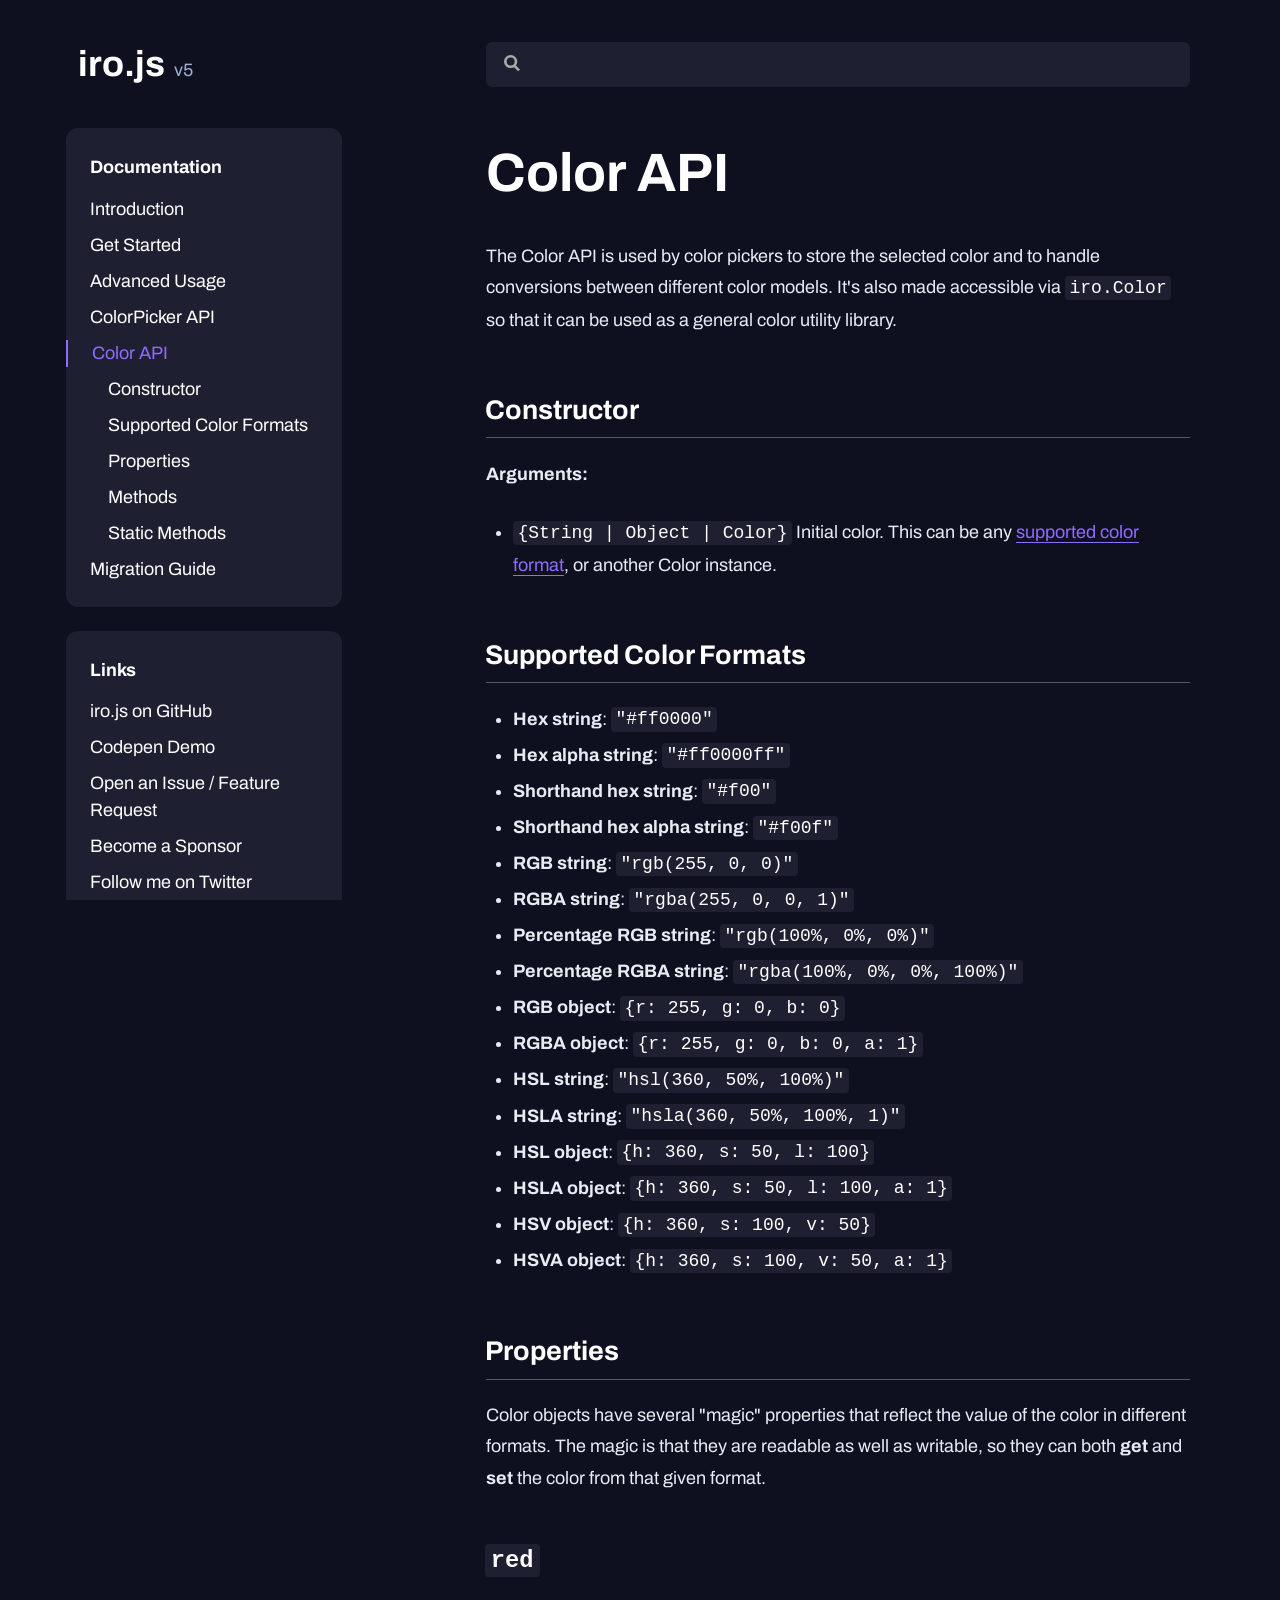
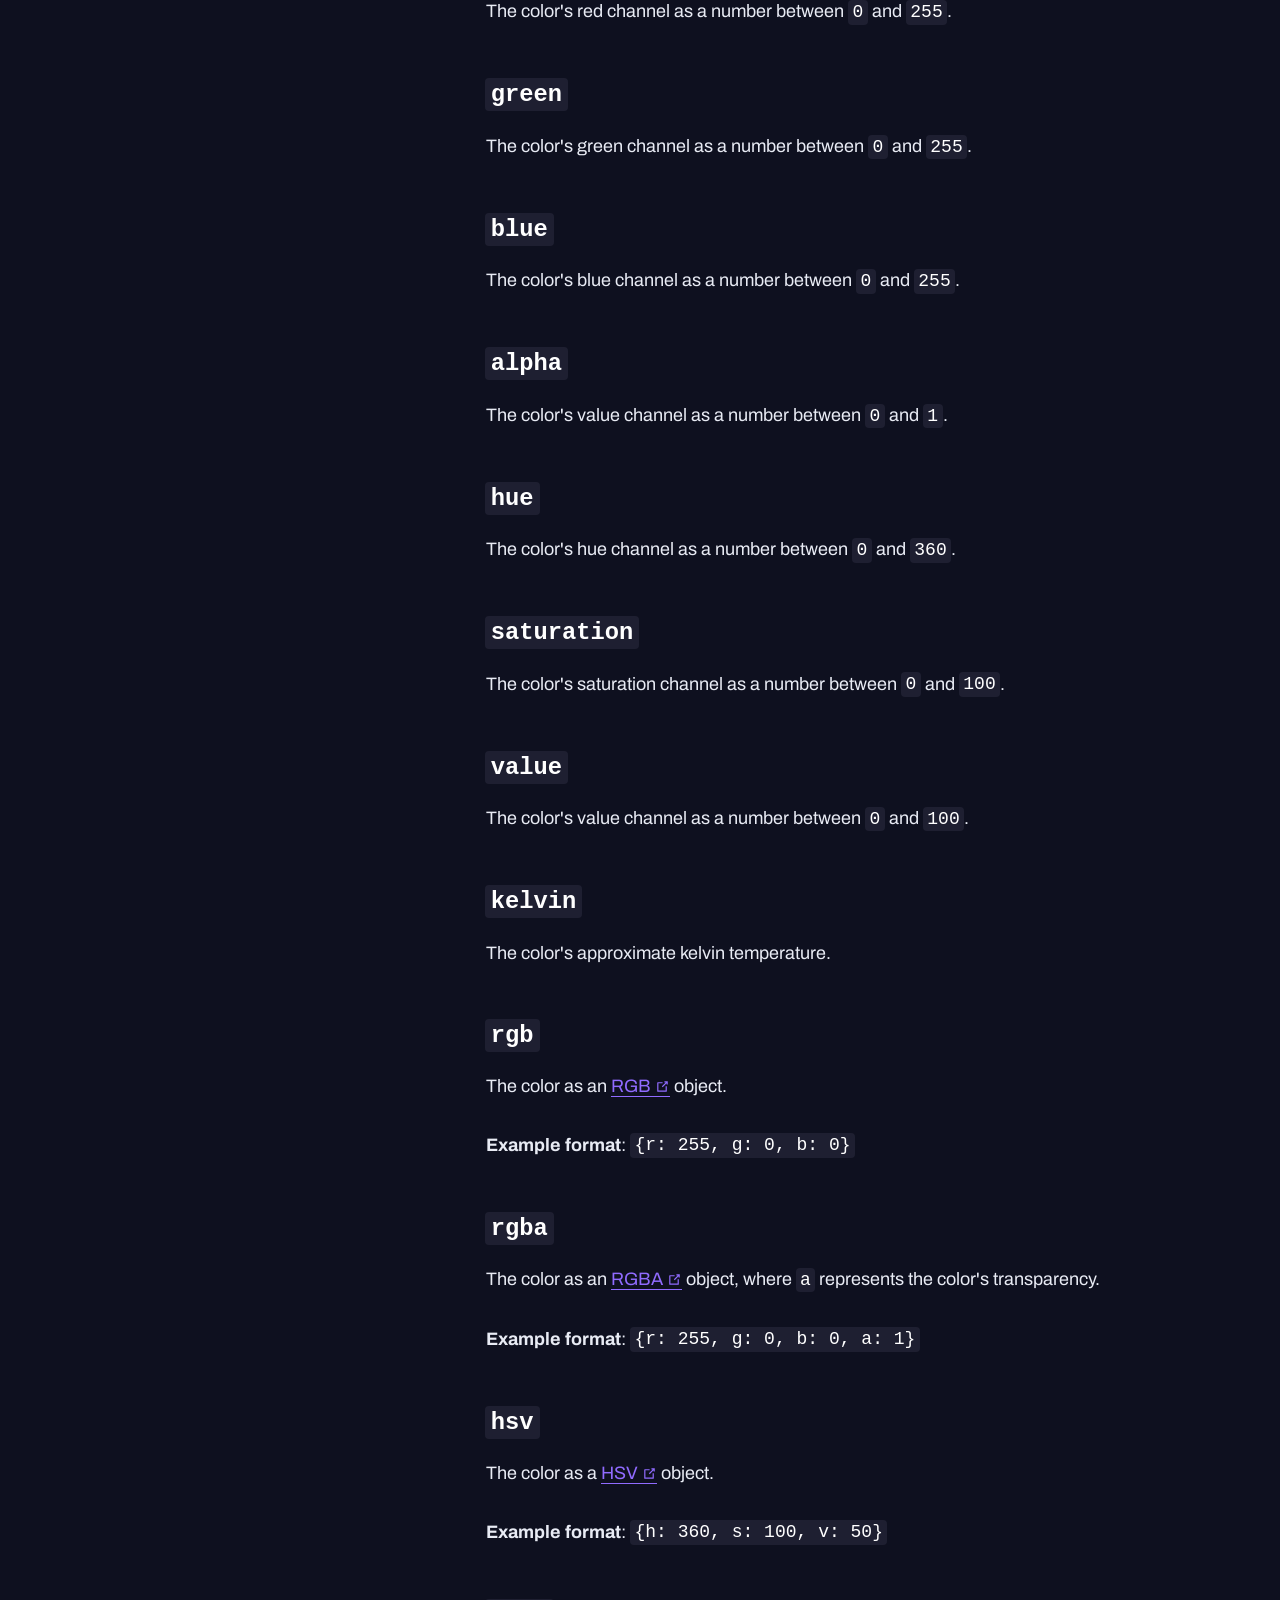
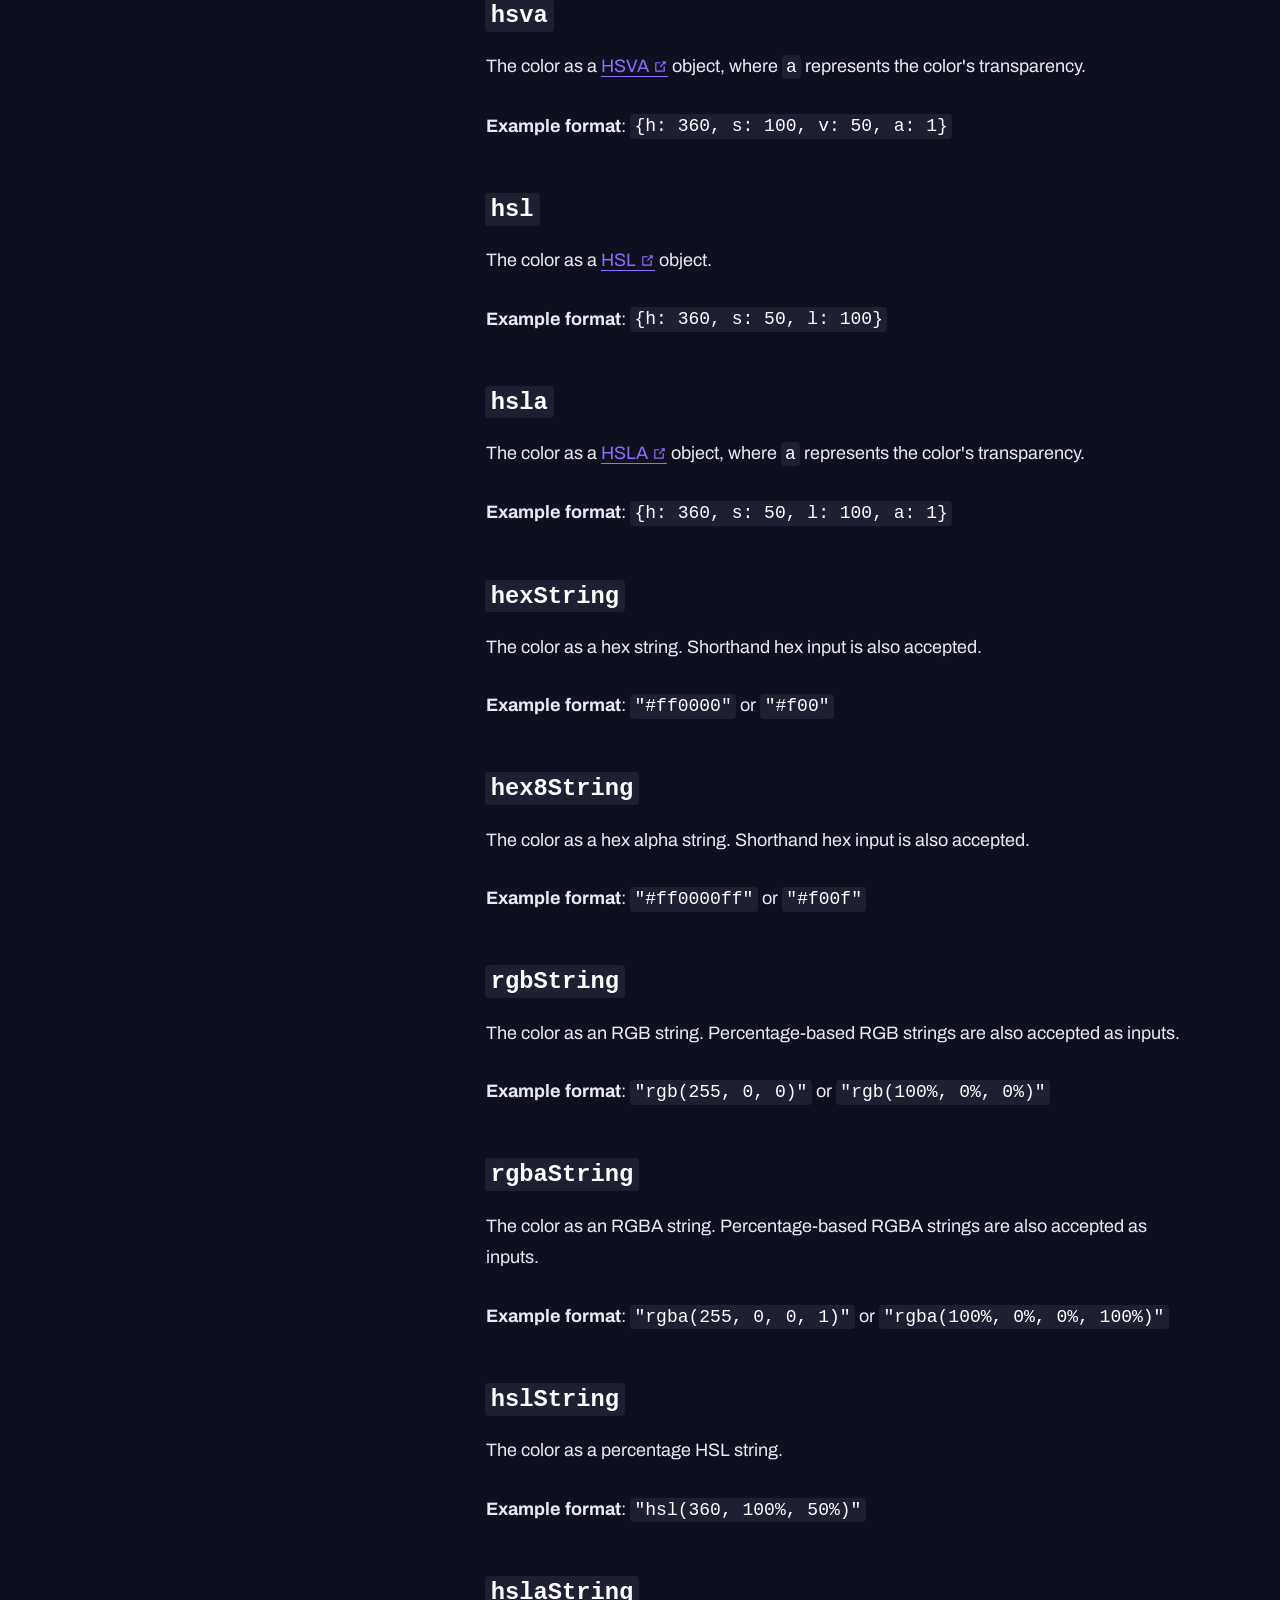
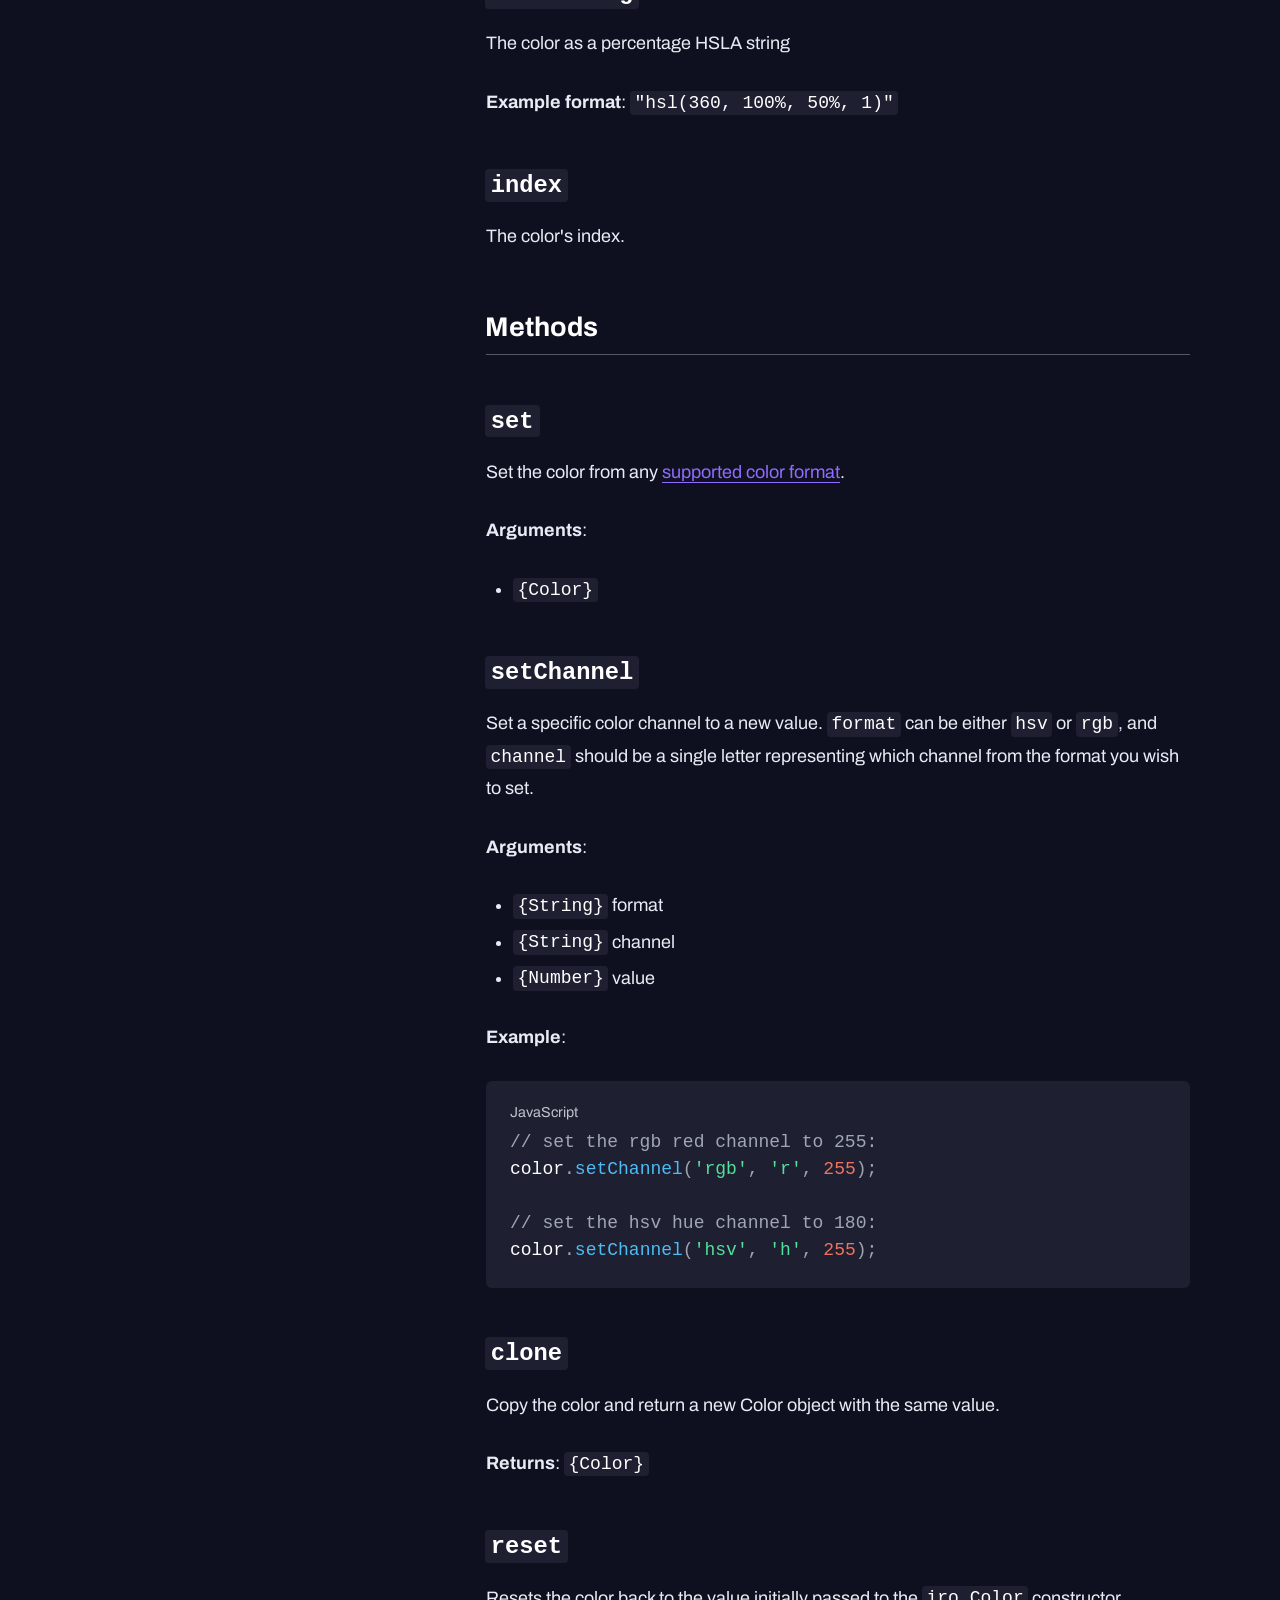
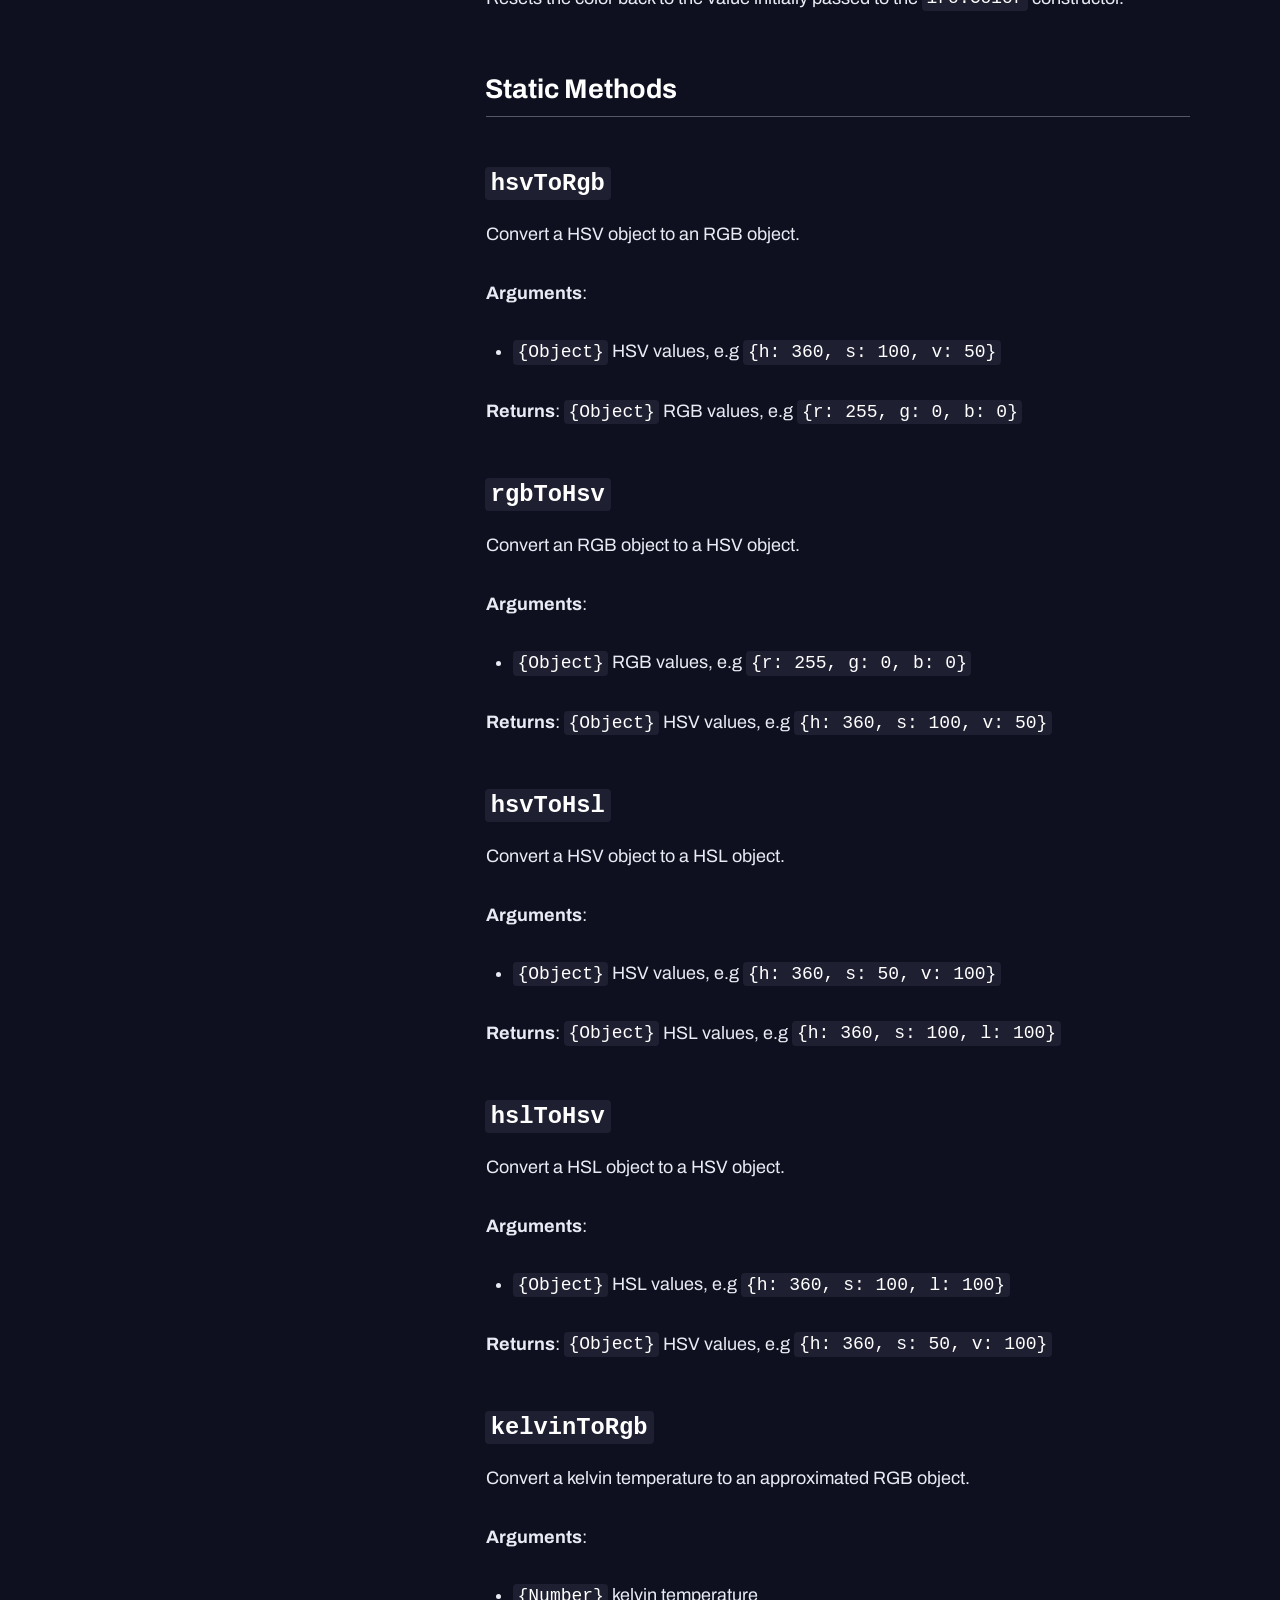
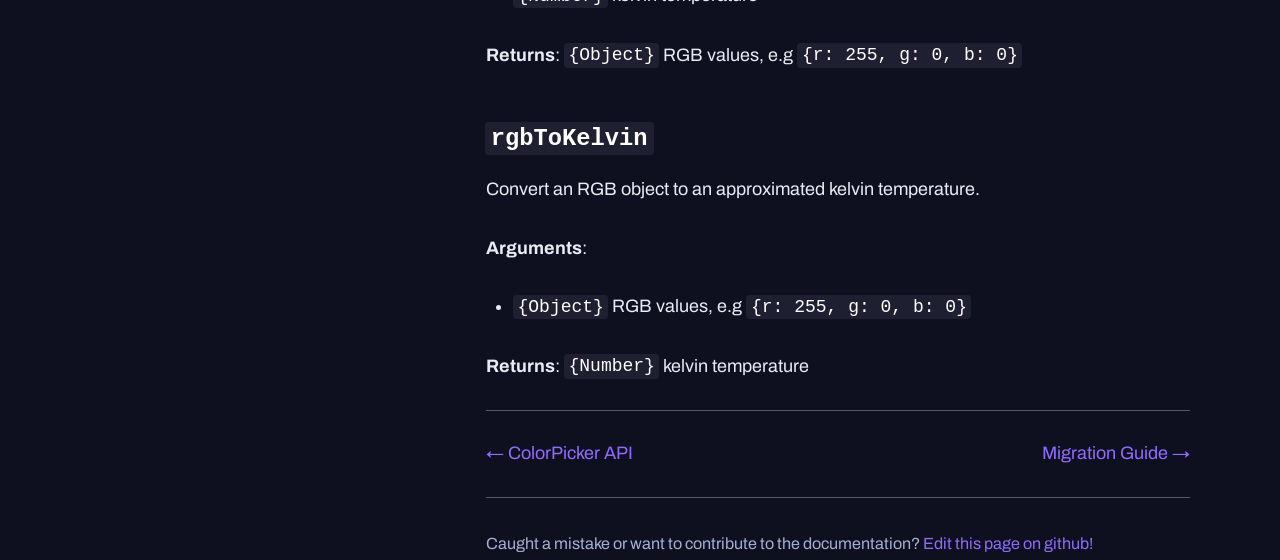
<file: color_api.html>
<!DOCTYPE html>
<html lang="en-US">
  <head>
    <meta charset="utf-8">
    <meta name="viewport" content="width=device-width,initial-scale=1">
    <title>Color API | iro.js</title>
    <meta name="description" content="An HSV color picker widget for JavaScript, with a modern SVG-based user interface">
    <meta name="generator" content="VuePress 1.3.1">
    <link rel="icon" type="image/png" href="https://iro.js.org/assets/favicon.png?v=4">
  <meta name="twitter:card" content="summary_large_image">
  <meta property="og:type" content="website">
  <meta property="og:url" content="https://iro.js.org">
  <meta property="og:site_name" content="iro.js">
  <meta name="twitter:title" property="og:title" content="iro.js">
  <meta name="twitter:description" property="og:description" content="An HSV color picker widget for JavaScript, with a modern SVG-based user interface">
  <meta name="twitter:image" property="og:image" content="https://iro.js.org/assets/social.png">
  <meta name="twitter:image:width" property="og:image:width" content="800">
  <meta name="twitter:image:height" property="og:image:height" content="400">
    
    <link rel="preload" href="/assets/css/0.styles.35d8410a.css" as="style"><link rel="preload" href="/assets/js/app.20a2fe66.js" as="script"><link rel="preload" href="/assets/js/3.1129f1df.js" as="script"><link rel="preload" href="/assets/js/10.d5d7cf6d.js" as="script"><link rel="prefetch" href="/assets/js/11.cb6a06e9.js"><link rel="prefetch" href="/assets/js/12.17205b0a.js"><link rel="prefetch" href="/assets/js/13.d23bf294.js"><link rel="prefetch" href="/assets/js/14.0c702143.js"><link rel="prefetch" href="/assets/js/15.21596e4e.js"><link rel="prefetch" href="/assets/js/2.2cede4a7.js"><link rel="prefetch" href="/assets/js/4.5624eae7.js"><link rel="prefetch" href="/assets/js/5.87640b14.js"><link rel="prefetch" href="/assets/js/6.beb493e4.js"><link rel="prefetch" href="/assets/js/7.2d81c04d.js"><link rel="prefetch" href="/assets/js/8.a5d9a398.js"><link rel="prefetch" href="/assets/js/9.a510a3bc.js">
    <link rel="stylesheet" href="/assets/css/0.styles.35d8410a.css">
  </head>
  <body>
    <div id="app" data-server-rendered="true"><div class="Page"><div class="Sidebar"><header class="SidebarHeader"><a href="/" class="ProjectTitle router-link-active"><h1>iro.js <sub>v5</sub></h1></a> <div class="SidebarHeader__sidebarToggle"><span class="menuIcon"></span></div></header> <aside class="Menu SidebarBody"><div class="MenuPanel"><h6 class="MenuPanel__title">Documentation</h6> <div class="MenuItem"><a href="/introduction.html" class="MenuItem__link">
        Introduction
      </a> <!----> <!----></div><div class="MenuItem"><a href="/guide.html" class="MenuItem__link">
        Get Started
      </a> <!----> <!----></div><div class="MenuItem"><a href="/advanced.html" class="MenuItem__link">
        Advanced Usage
      </a> <!----> <!----></div><div class="MenuItem"><a href="/colorPicker_api.html" class="MenuItem__link">
        ColorPicker API
      </a> <!----> <!----></div><div class="MenuItem MenuItem__active"><!----> <span class="MenuItem__link">
        Color API
      </span> <ul class="MenuItem__subItemList"><li class="MenuItem__subItem"><a href="/color_api.html#constructor" class="MenuItem__subLink">Constructor</a></li><li class="MenuItem__subItem"><a href="/color_api.html#supported-color-formats" class="MenuItem__subLink">Supported Color Formats</a></li><li class="MenuItem__subItem"><a href="/color_api.html#properties" class="MenuItem__subLink">Properties</a></li><!----><!----><!----><!----><!----><!----><!----><!----><!----><!----><!----><!----><!----><!----><!----><!----><!----><!----><!----><!----><!----><li class="MenuItem__subItem"><a href="/color_api.html#methods" class="MenuItem__subLink">Methods</a></li><!----><!----><!----><!----><li class="MenuItem__subItem"><a href="/color_api.html#static-methods" class="MenuItem__subLink">Static Methods</a></li><!----><!----><!----><!----><!----><!----></ul></div><div class="MenuItem"><a href="/migrating.html" class="MenuItem__link">
        Migration Guide
      </a> <!----> <!----></div></div> <div class="MenuPanel"><h6 class="MenuPanel__title">Links</h6> <div class="MenuItem"><a href="https://github.com/jaames/iro.js" class="MenuItem__link">
        iro.js on GitHub
      </a></div><div class="MenuItem"><a href="https://codepen.io/rakujira/pen/WZOeNq?editors=0010" class="MenuItem__link">
        Codepen Demo
      </a></div><div class="MenuItem"><a href="https://github.com/jaames/iro.js/issues" class="MenuItem__link">
        Open an Issue / Feature Request
      </a></div><div class="MenuItem"><a href="https://github.com/sponsors/jaames" class="MenuItem__link">
        Become a Sponsor
      </a></div><div class="MenuItem"><a href="https://twitter.com/rakujira" class="MenuItem__link">
        Follow me on Twitter
      </a></div></div></aside></div> <main class="Content"><nav class="Navbar"><div class="search-box SearchBox"><input aria-label="Search" autocomplete="off" spellcheck="false" value=""> <!----></div></nav> <header class="ArticleHeader"><h1 class="ArticleHeader__title">
    Color API
  </h1></header> <article class="Article"><div class="Markdown Markdown--invert-alt content__default"><p>The Color API is used by color pickers to store the selected color and to handle conversions between different color models. It's also made accessible via <code>iro.Color</code> so that it can be used as a general color utility library.</p> <h2 id="constructor"><a href="#constructor" class="header-anchor">#</a> Constructor</h2> <p><strong>Arguments:</strong></p> <ul><li><code>{String | Object | Color}</code> Initial color. This can be any <a href="#supported-color-formats">supported color format</a>, or another Color instance.</li></ul> <h2 id="supported-color-formats"><a href="#supported-color-formats" class="header-anchor">#</a> Supported Color Formats</h2> <ul><li><strong>Hex string</strong>: <code>&quot;#ff0000&quot;</code></li> <li><strong>Hex alpha string</strong>: <code>&quot;#ff0000ff&quot;</code></li> <li><strong>Shorthand hex string</strong>: <code>&quot;#f00&quot;</code></li> <li><strong>Shorthand hex alpha string</strong>: <code>&quot;#f00f&quot;</code></li> <li><strong>RGB string</strong>: <code>&quot;rgb(255, 0, 0)&quot;</code></li> <li><strong>RGBA string</strong>: <code>&quot;rgba(255, 0, 0, 1)&quot;</code></li> <li><strong>Percentage RGB string</strong>: <code>&quot;rgb(100%, 0%, 0%)&quot;</code></li> <li><strong>Percentage RGBA string</strong>: <code>&quot;rgba(100%, 0%, 0%, 100%)&quot;</code></li> <li><strong>RGB object</strong>: <code>{r: 255, g: 0, b: 0}</code></li> <li><strong>RGBA object</strong>: <code>{r: 255, g: 0, b: 0, a: 1}</code></li> <li><strong>HSL string</strong>: <code>&quot;hsl(360, 50%, 100%)&quot;</code></li> <li><strong>HSLA string</strong>: <code>&quot;hsla(360, 50%, 100%, 1)&quot;</code></li> <li><strong>HSL object</strong>: <code>{h: 360, s: 50, l: 100}</code></li> <li><strong>HSLA object</strong>: <code>{h: 360, s: 50, l: 100, a: 1}</code></li> <li><strong>HSV object</strong>: <code>{h: 360, s: 100, v: 50}</code></li> <li><strong>HSVA object</strong>: <code>{h: 360, s: 100, v: 50, a: 1}</code></li></ul> <h2 id="properties"><a href="#properties" class="header-anchor">#</a> Properties</h2> <p>Color objects have several &quot;magic&quot; properties that reflect the value of the color in different formats. The magic is that they are readable as well as writable, so they can both <strong>get</strong> and <strong>set</strong> the color from that given format.</p> <h3 id="red"><a href="#red" class="header-anchor">#</a> <code>red</code></h3> <p>The color's red channel as a number between <code>0</code> and <code>255</code>.</p> <h3 id="green"><a href="#green" class="header-anchor">#</a> <code>green</code></h3> <p>The color's green channel as a number between <code>0</code> and <code>255</code>.</p> <h3 id="blue"><a href="#blue" class="header-anchor">#</a> <code>blue</code></h3> <p>The color's blue channel as a number between <code>0</code> and <code>255</code>.</p> <h3 id="alpha"><a href="#alpha" class="header-anchor">#</a> <code>alpha</code></h3> <p>The color's value channel as a number between <code>0</code> and <code>1</code>.</p> <h3 id="hue"><a href="#hue" class="header-anchor">#</a> <code>hue</code></h3> <p>The color's hue channel as a number between <code>0</code> and <code>360</code>.</p> <h3 id="saturation"><a href="#saturation" class="header-anchor">#</a> <code>saturation</code></h3> <p>The color's saturation channel as a number between <code>0</code> and <code>100</code>.</p> <h3 id="value"><a href="#value" class="header-anchor">#</a> <code>value</code></h3> <p>The color's value channel as a number between <code>0</code> and <code>100</code>.</p> <h3 id="kelvin"><a href="#kelvin" class="header-anchor">#</a> <code>kelvin</code></h3> <p>The color's approximate kelvin temperature.</p> <h3 id="rgb"><a href="#rgb" class="header-anchor">#</a> <code>rgb</code></h3> <p>The color as an <a href="https://www.wikiwand.com/en/RGB_color_model" target="_blank" rel="noopener noreferrer">RGB<svg xmlns="http://www.w3.org/2000/svg" aria-hidden="true" x="0px" y="0px" viewBox="0 0 100 100" width="15" height="15" class="icon outbound"><path fill="currentColor" d="M18.8,85.1h56l0,0c2.2,0,4-1.8,4-4v-32h-8v28h-48v-48h28v-8h-32l0,0c-2.2,0-4,1.8-4,4v56C14.8,83.3,16.6,85.1,18.8,85.1z"></path> <polygon fill="currentColor" points="45.7,48.7 51.3,54.3 77.2,28.5 77.2,37.2 85.2,37.2 85.2,14.9 62.8,14.9 62.8,22.9 71.5,22.9"></polygon></svg></a> object.</p> <p><strong>Example format</strong>: <code>{r: 255, g: 0, b: 0}</code></p> <h3 id="rgba"><a href="#rgba" class="header-anchor">#</a> <code>rgba</code></h3> <p>The color as an <a href="https://www.wikiwand.com/en/RGB_color_model" target="_blank" rel="noopener noreferrer">RGBA<svg xmlns="http://www.w3.org/2000/svg" aria-hidden="true" x="0px" y="0px" viewBox="0 0 100 100" width="15" height="15" class="icon outbound"><path fill="currentColor" d="M18.8,85.1h56l0,0c2.2,0,4-1.8,4-4v-32h-8v28h-48v-48h28v-8h-32l0,0c-2.2,0-4,1.8-4,4v56C14.8,83.3,16.6,85.1,18.8,85.1z"></path> <polygon fill="currentColor" points="45.7,48.7 51.3,54.3 77.2,28.5 77.2,37.2 85.2,37.2 85.2,14.9 62.8,14.9 62.8,22.9 71.5,22.9"></polygon></svg></a> object, where <code>a</code> represents the color's transparency.</p> <p><strong>Example format</strong>: <code>{r: 255, g: 0, b: 0, a: 1}</code></p> <h3 id="hsv"><a href="#hsv" class="header-anchor">#</a> <code>hsv</code></h3> <p>The color as a <a href="https://www.wikiwand.com/en/HSL_and_HSV" target="_blank" rel="noopener noreferrer">HSV<svg xmlns="http://www.w3.org/2000/svg" aria-hidden="true" x="0px" y="0px" viewBox="0 0 100 100" width="15" height="15" class="icon outbound"><path fill="currentColor" d="M18.8,85.1h56l0,0c2.2,0,4-1.8,4-4v-32h-8v28h-48v-48h28v-8h-32l0,0c-2.2,0-4,1.8-4,4v56C14.8,83.3,16.6,85.1,18.8,85.1z"></path> <polygon fill="currentColor" points="45.7,48.7 51.3,54.3 77.2,28.5 77.2,37.2 85.2,37.2 85.2,14.9 62.8,14.9 62.8,22.9 71.5,22.9"></polygon></svg></a> object.</p> <p><strong>Example format</strong>: <code>{h: 360, s: 100, v: 50}</code></p> <h3 id="hsva"><a href="#hsva" class="header-anchor">#</a> <code>hsva</code></h3> <p>The color as a <a href="https://www.wikiwand.com/en/HSL_and_HSV" target="_blank" rel="noopener noreferrer">HSVA<svg xmlns="http://www.w3.org/2000/svg" aria-hidden="true" x="0px" y="0px" viewBox="0 0 100 100" width="15" height="15" class="icon outbound"><path fill="currentColor" d="M18.8,85.1h56l0,0c2.2,0,4-1.8,4-4v-32h-8v28h-48v-48h28v-8h-32l0,0c-2.2,0-4,1.8-4,4v56C14.8,83.3,16.6,85.1,18.8,85.1z"></path> <polygon fill="currentColor" points="45.7,48.7 51.3,54.3 77.2,28.5 77.2,37.2 85.2,37.2 85.2,14.9 62.8,14.9 62.8,22.9 71.5,22.9"></polygon></svg></a> object, where <code>a</code> represents the color's transparency.</p> <p><strong>Example format</strong>: <code>{h: 360, s: 100, v: 50, a: 1}</code></p> <h3 id="hsl"><a href="#hsl" class="header-anchor">#</a> <code>hsl</code></h3> <p>The color as a <a href="https://www.wikiwand.com/en/HSL_and_HSV" target="_blank" rel="noopener noreferrer">HSL<svg xmlns="http://www.w3.org/2000/svg" aria-hidden="true" x="0px" y="0px" viewBox="0 0 100 100" width="15" height="15" class="icon outbound"><path fill="currentColor" d="M18.8,85.1h56l0,0c2.2,0,4-1.8,4-4v-32h-8v28h-48v-48h28v-8h-32l0,0c-2.2,0-4,1.8-4,4v56C14.8,83.3,16.6,85.1,18.8,85.1z"></path> <polygon fill="currentColor" points="45.7,48.7 51.3,54.3 77.2,28.5 77.2,37.2 85.2,37.2 85.2,14.9 62.8,14.9 62.8,22.9 71.5,22.9"></polygon></svg></a> object.</p> <p><strong>Example format</strong>: <code>{h: 360, s: 50, l: 100}</code></p> <h3 id="hsla"><a href="#hsla" class="header-anchor">#</a> <code>hsla</code></h3> <p>The color as a <a href="https://www.wikiwand.com/en/HSL_and_HSV" target="_blank" rel="noopener noreferrer">HSLA<svg xmlns="http://www.w3.org/2000/svg" aria-hidden="true" x="0px" y="0px" viewBox="0 0 100 100" width="15" height="15" class="icon outbound"><path fill="currentColor" d="M18.8,85.1h56l0,0c2.2,0,4-1.8,4-4v-32h-8v28h-48v-48h28v-8h-32l0,0c-2.2,0-4,1.8-4,4v56C14.8,83.3,16.6,85.1,18.8,85.1z"></path> <polygon fill="currentColor" points="45.7,48.7 51.3,54.3 77.2,28.5 77.2,37.2 85.2,37.2 85.2,14.9 62.8,14.9 62.8,22.9 71.5,22.9"></polygon></svg></a> object, where <code>a</code> represents the color's transparency.</p> <p><strong>Example format</strong>: <code>{h: 360, s: 50, l: 100, a: 1}</code></p> <h3 id="hexstring"><a href="#hexstring" class="header-anchor">#</a> <code>hexString</code></h3> <p>The color as a hex string. Shorthand hex input is also accepted.</p> <p><strong>Example format</strong>: <code>&quot;#ff0000&quot;</code> or <code>&quot;#f00&quot;</code></p> <h3 id="hex8string"><a href="#hex8string" class="header-anchor">#</a> <code>hex8String</code></h3> <p>The color as a hex alpha string. Shorthand hex input is also accepted.</p> <p><strong>Example format</strong>: <code>&quot;#ff0000ff&quot;</code> or <code>&quot;#f00f&quot;</code></p> <h3 id="rgbstring"><a href="#rgbstring" class="header-anchor">#</a> <code>rgbString</code></h3> <p>The color as an RGB string. Percentage-based RGB strings are also accepted as inputs.</p> <p><strong>Example format</strong>: <code>&quot;rgb(255, 0, 0)&quot;</code> or <code>&quot;rgb(100%, 0%, 0%)&quot;</code></p> <h3 id="rgbastring"><a href="#rgbastring" class="header-anchor">#</a> <code>rgbaString</code></h3> <p>The color as an RGBA string. Percentage-based RGBA strings are also accepted as inputs.</p> <p><strong>Example format</strong>: <code>&quot;rgba(255, 0, 0, 1)&quot;</code> or <code>&quot;rgba(100%, 0%, 0%, 100%)&quot;</code></p> <h3 id="hslstring"><a href="#hslstring" class="header-anchor">#</a> <code>hslString</code></h3> <p>The color as a percentage HSL string.</p> <p><strong>Example format</strong>: <code>&quot;hsl(360, 100%, 50%)&quot;</code></p> <h3 id="hslastring"><a href="#hslastring" class="header-anchor">#</a> <code>hslaString</code></h3> <p>The color as a percentage HSLA string</p> <p><strong>Example format</strong>: <code>&quot;hsl(360, 100%, 50%, 1)&quot;</code></p> <h3 id="index"><a href="#index" class="header-anchor">#</a> <code>index</code></h3> <p>The color's index.</p> <h2 id="methods"><a href="#methods" class="header-anchor">#</a> Methods</h2> <h3 id="set"><a href="#set" class="header-anchor">#</a> <code>set</code></h3> <p>Set the color from any <a href="#supported-color-formats">supported color format</a>.</p> <p><strong>Arguments</strong>:</p> <ul><li><code>{Color}</code></li></ul> <h3 id="setchannel"><a href="#setchannel" class="header-anchor">#</a> <code>setChannel</code></h3> <p>Set a specific color channel to a new value. <code>format</code> can be either <code>hsv</code> or <code>rgb</code>, and <code>channel</code> should be a single letter representing which channel from the format you wish to set.</p> <p><strong>Arguments</strong>:</p> <ul><li><code>{String}</code> format</li> <li><code>{String}</code> channel</li> <li><code>{Number}</code> value</li></ul> <p><strong>Example</strong>:</p> <div class="language-js extra-class"><pre class="language-js"><code><span class="token comment">// set the rgb red channel to 255:</span>
color<span class="token punctuation">.</span><span class="token function">setChannel</span><span class="token punctuation">(</span><span class="token string">'rgb'</span><span class="token punctuation">,</span> <span class="token string">'r'</span><span class="token punctuation">,</span> <span class="token number">255</span><span class="token punctuation">)</span><span class="token punctuation">;</span>

<span class="token comment">// set the hsv hue channel to 180:</span>
color<span class="token punctuation">.</span><span class="token function">setChannel</span><span class="token punctuation">(</span><span class="token string">'hsv'</span><span class="token punctuation">,</span> <span class="token string">'h'</span><span class="token punctuation">,</span> <span class="token number">255</span><span class="token punctuation">)</span><span class="token punctuation">;</span>
</code></pre></div><h3 id="clone"><a href="#clone" class="header-anchor">#</a> <code>clone</code></h3> <p>Copy the color and return a new Color object with the same value.</p> <p><strong>Returns</strong>: <code>{Color}</code></p> <h3 id="reset"><a href="#reset" class="header-anchor">#</a> <code>reset</code></h3> <p>Resets the color back to the value initially passed to the <code>iro.Color</code> constructor.</p> <h2 id="static-methods"><a href="#static-methods" class="header-anchor">#</a> Static Methods</h2> <h3 id="hsvtorgb"><a href="#hsvtorgb" class="header-anchor">#</a> <code>hsvToRgb</code></h3> <p>Convert a HSV object to an RGB object.</p> <p><strong>Arguments</strong>:</p> <ul><li><code>{Object}</code> HSV values, e.g <code>{h: 360, s: 100, v: 50}</code></li></ul> <p><strong>Returns</strong>: <code>{Object}</code> RGB values, e.g <code>{r: 255, g: 0, b: 0}</code></p> <h3 id="rgbtohsv"><a href="#rgbtohsv" class="header-anchor">#</a> <code>rgbToHsv</code></h3> <p>Convert an RGB object to a HSV object.</p> <p><strong>Arguments</strong>:</p> <ul><li><code>{Object}</code> RGB values, e.g <code>{r: 255, g: 0, b: 0}</code></li></ul> <p><strong>Returns</strong>: <code>{Object}</code> HSV values, e.g <code>{h: 360, s: 100, v: 50}</code></p> <h3 id="hsvtohsl"><a href="#hsvtohsl" class="header-anchor">#</a> <code>hsvToHsl</code></h3> <p>Convert a HSV object to a HSL object.</p> <p><strong>Arguments</strong>:</p> <ul><li><code>{Object}</code> HSV values, e.g <code>{h: 360, s: 50, v: 100}</code></li></ul> <p><strong>Returns</strong>: <code>{Object}</code> HSL values, e.g <code>{h: 360, s: 100, l: 100}</code></p> <h3 id="hsltohsv"><a href="#hsltohsv" class="header-anchor">#</a> <code>hslToHsv</code></h3> <p>Convert a HSL object to a HSV object.</p> <p><strong>Arguments</strong>:</p> <ul><li><code>{Object}</code> HSL values, e.g <code>{h: 360, s: 100, l: 100}</code></li></ul> <p><strong>Returns</strong>: <code>{Object}</code> HSV values, e.g <code>{h: 360, s: 50, v: 100}</code></p> <h3 id="kelvintorgb"><a href="#kelvintorgb" class="header-anchor">#</a> <code>kelvinToRgb</code></h3> <p>Convert a kelvin temperature to an approximated RGB object.</p> <p><strong>Arguments</strong>:</p> <ul><li><code>{Number}</code> kelvin temperature</li></ul> <p><strong>Returns</strong>: <code>{Object}</code> RGB values, e.g <code>{r: 255, g: 0, b: 0}</code></p> <h3 id="rgbtokelvin"><a href="#rgbtokelvin" class="header-anchor">#</a> <code>rgbToKelvin</code></h3> <p>Convert an RGB object to an approximated kelvin temperature.</p> <p><strong>Arguments</strong>:</p> <ul><li><code>{Object}</code> RGB values, e.g <code>{r: 255, g: 0, b: 0}</code></li></ul> <p><strong>Returns</strong>: <code>{Number}</code> kelvin temperature</p></div></article> <footer class="ArticleFooter"><div class="ArticleNav"><a href="/colorPicker_api.html" class="ArticleNav__prev">← ColorPicker API</a> <a href="/migrating.html" class="ArticleNav__next">Migration Guide →</a></div> <p class="ArticleFooter__editInfo">
    Caught a mistake or want to contribute to the documentation? <a href="https://github.com/jaames/iro.js/edit/master/docs/color_api.md" title="Edit page">Edit this page on github!</a></p></footer></main></div><div class="global-ui"></div></div>
    <script src="/assets/js/app.20a2fe66.js" defer></script><script src="/assets/js/3.1129f1df.js" defer></script><script src="/assets/js/10.d5d7cf6d.js" defer></script>
  </body>
</html>
</file>
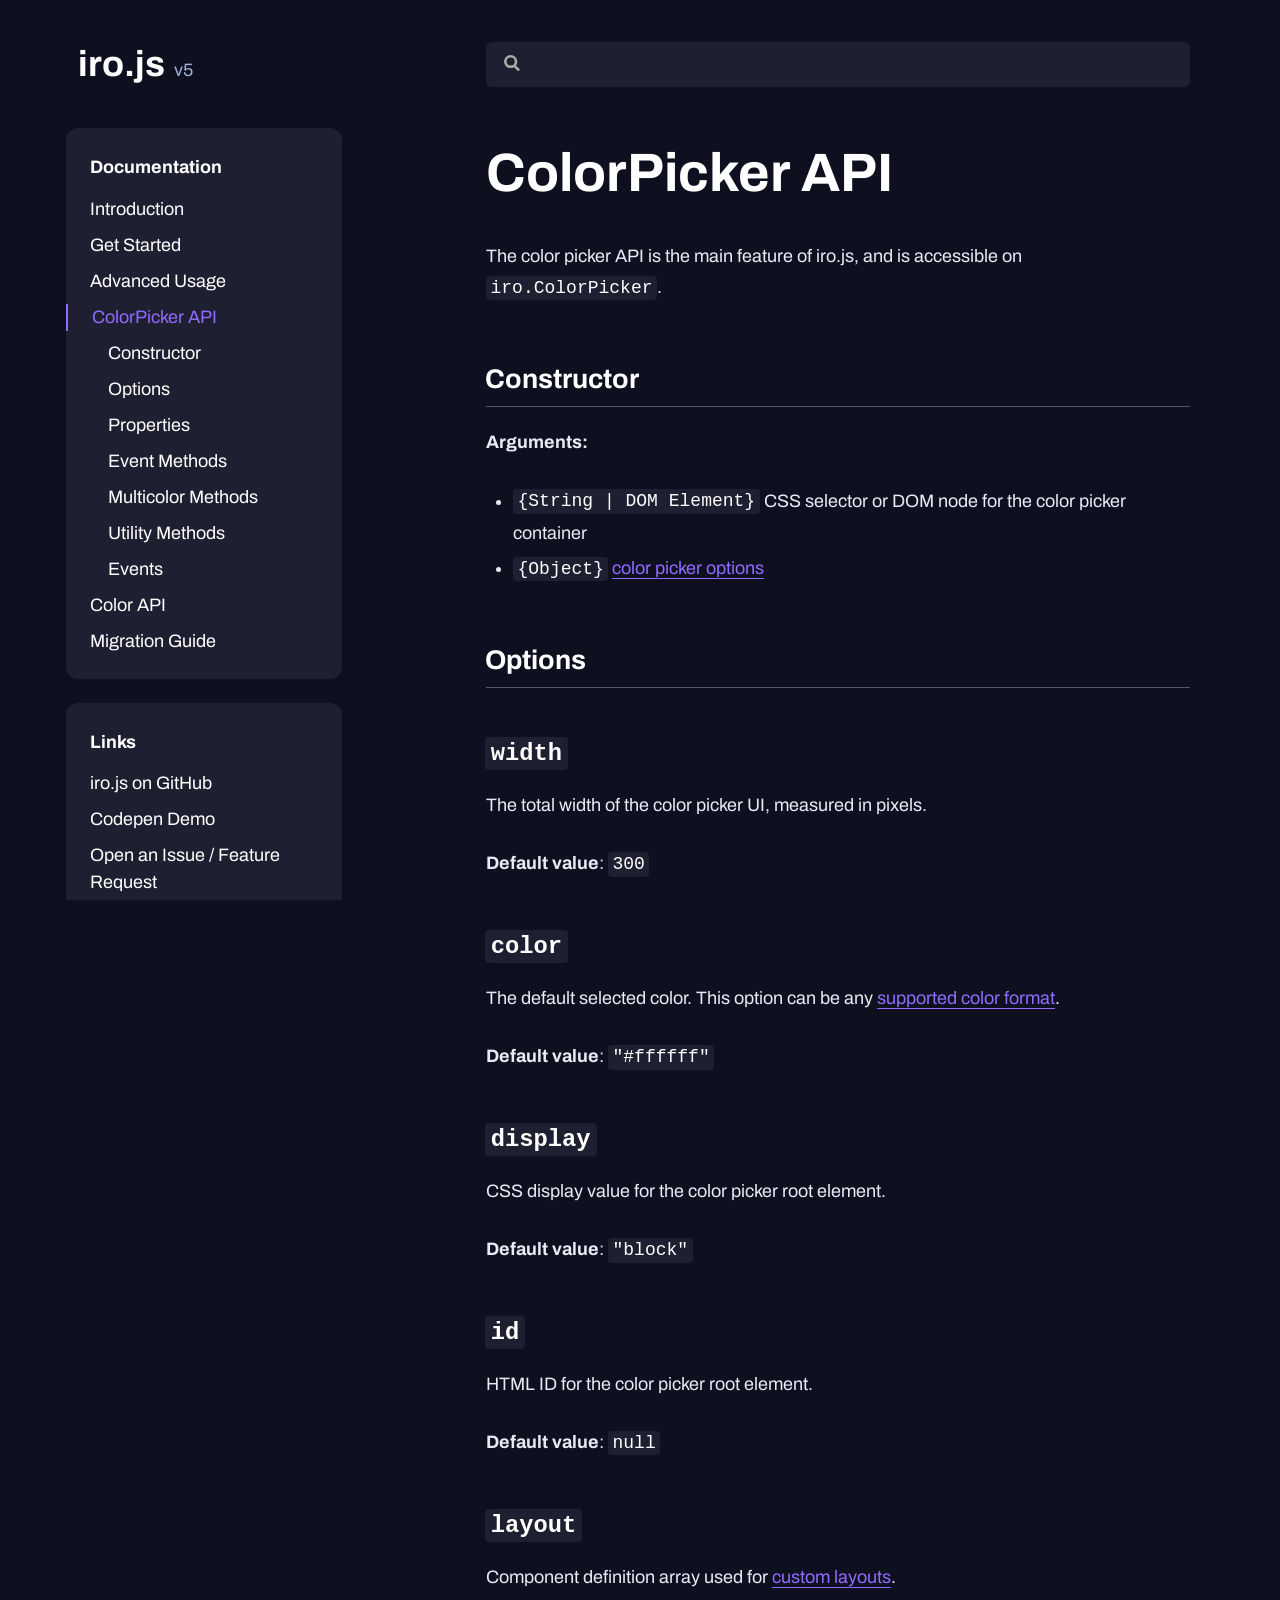
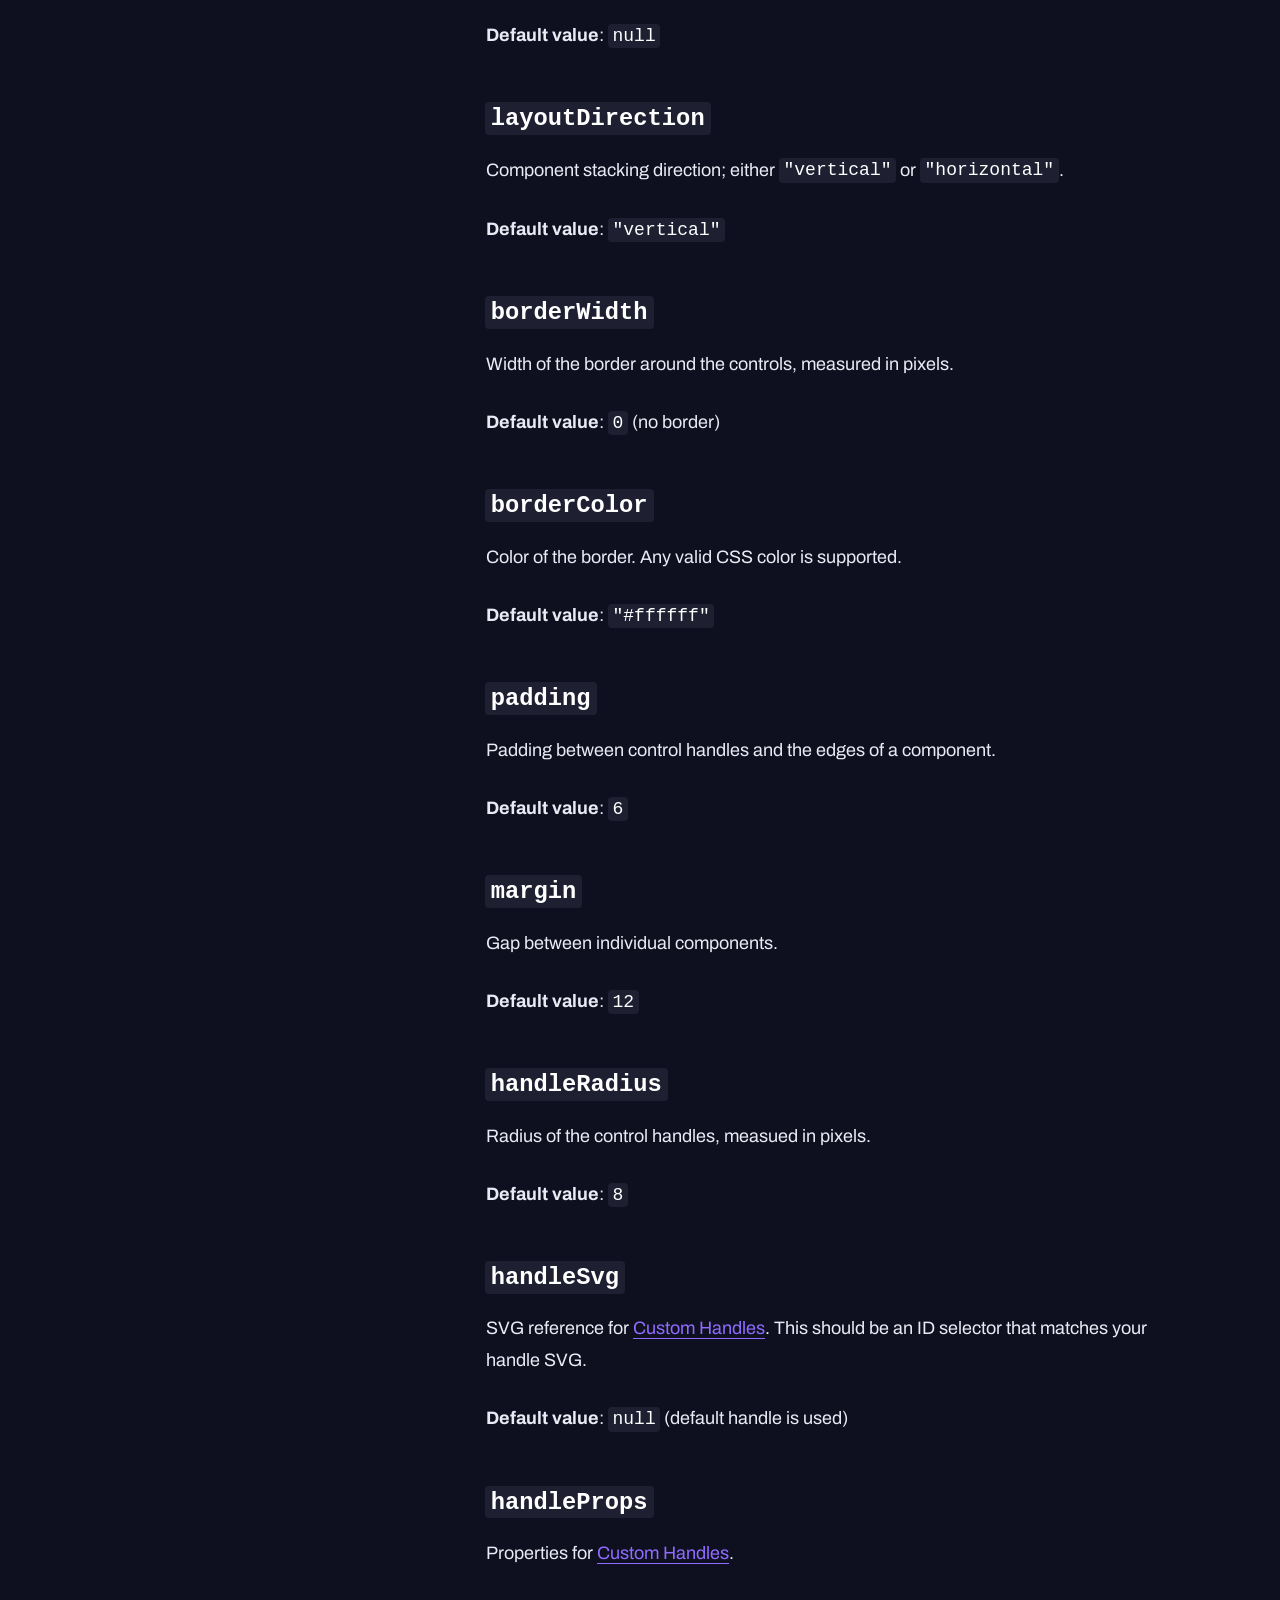
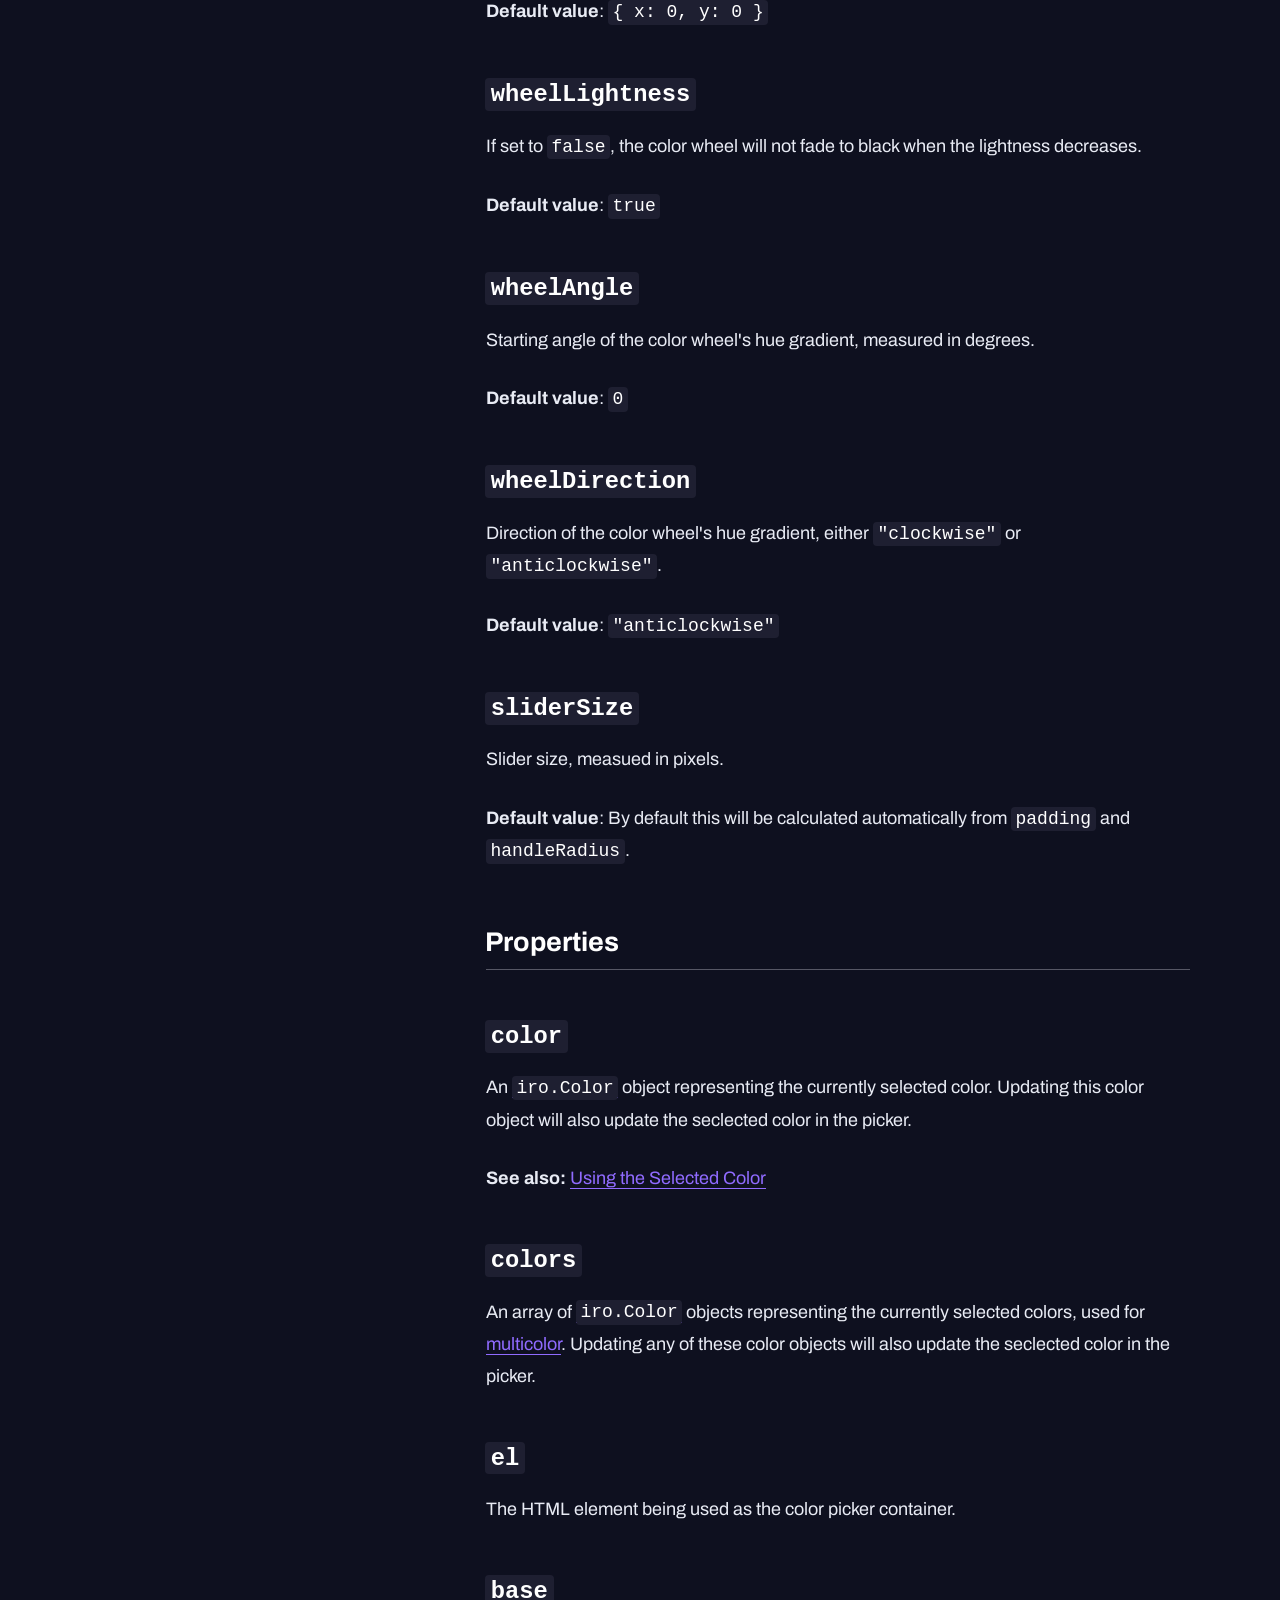
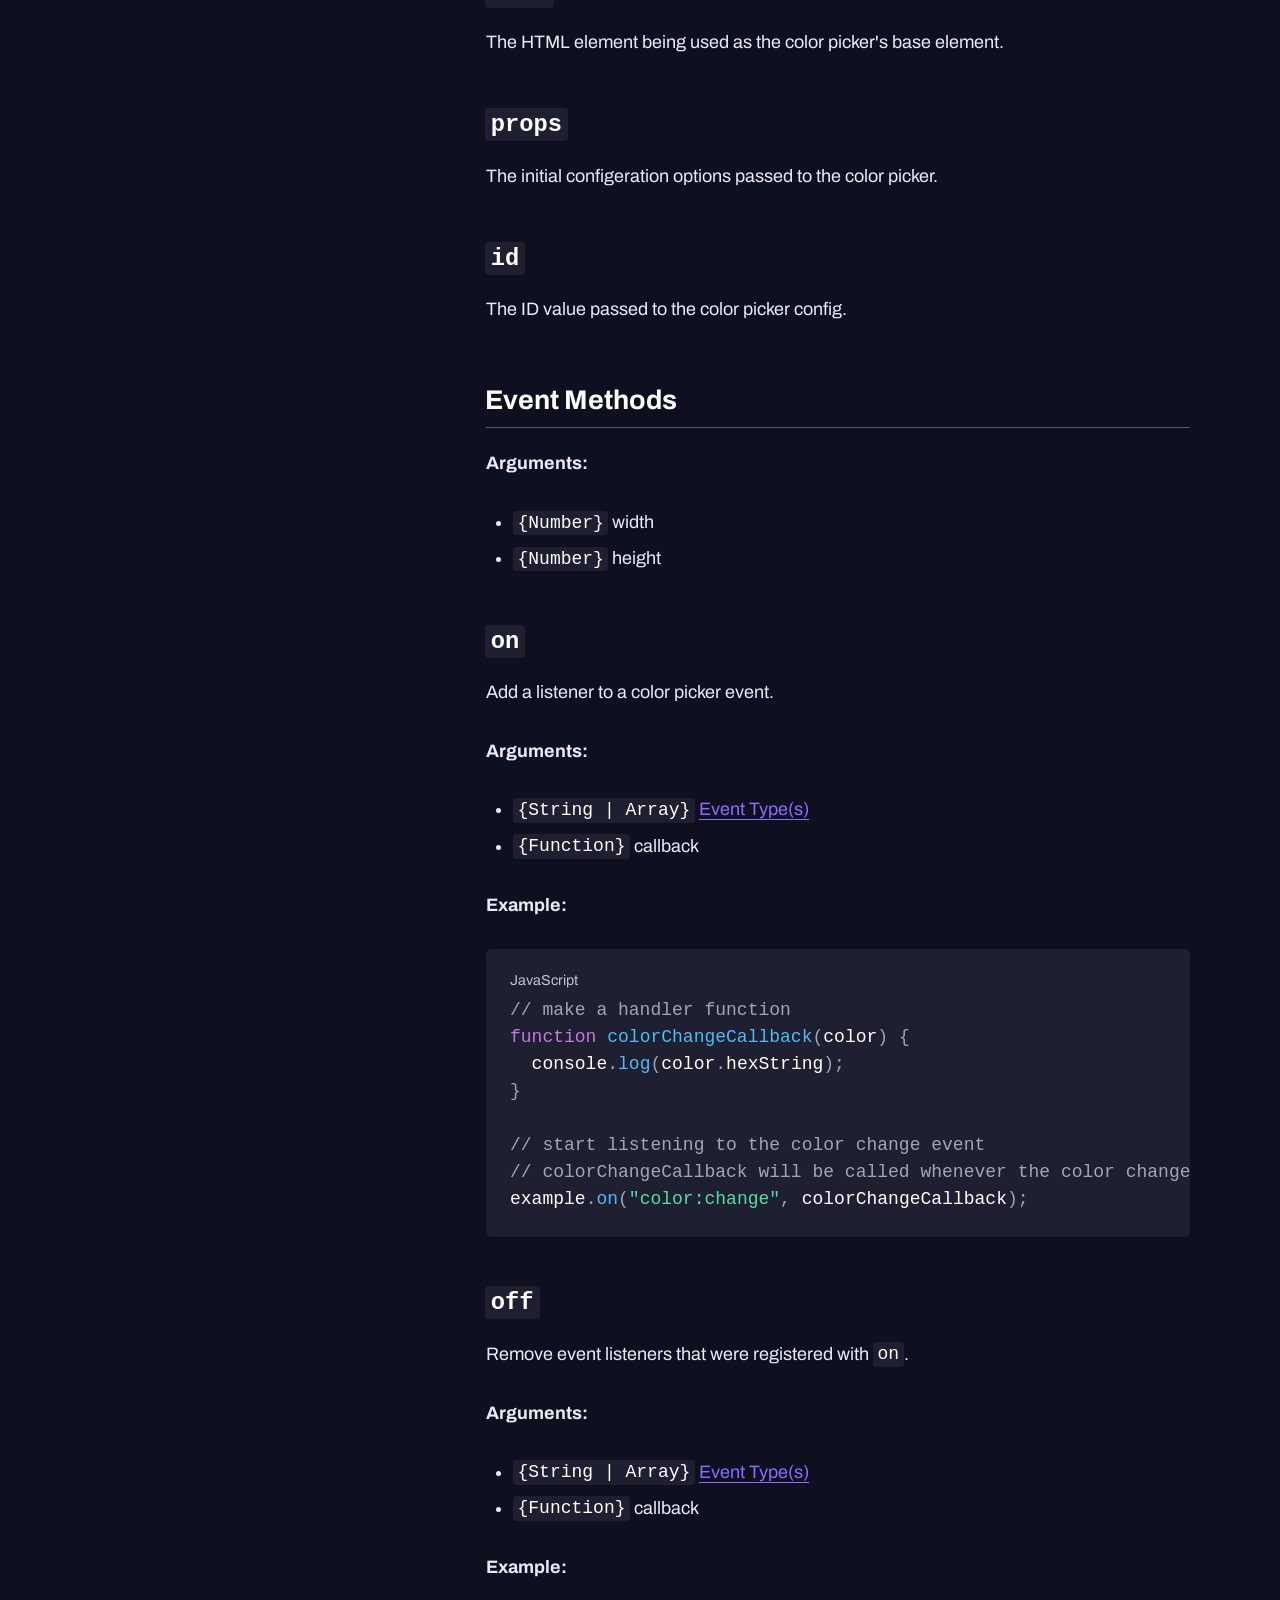
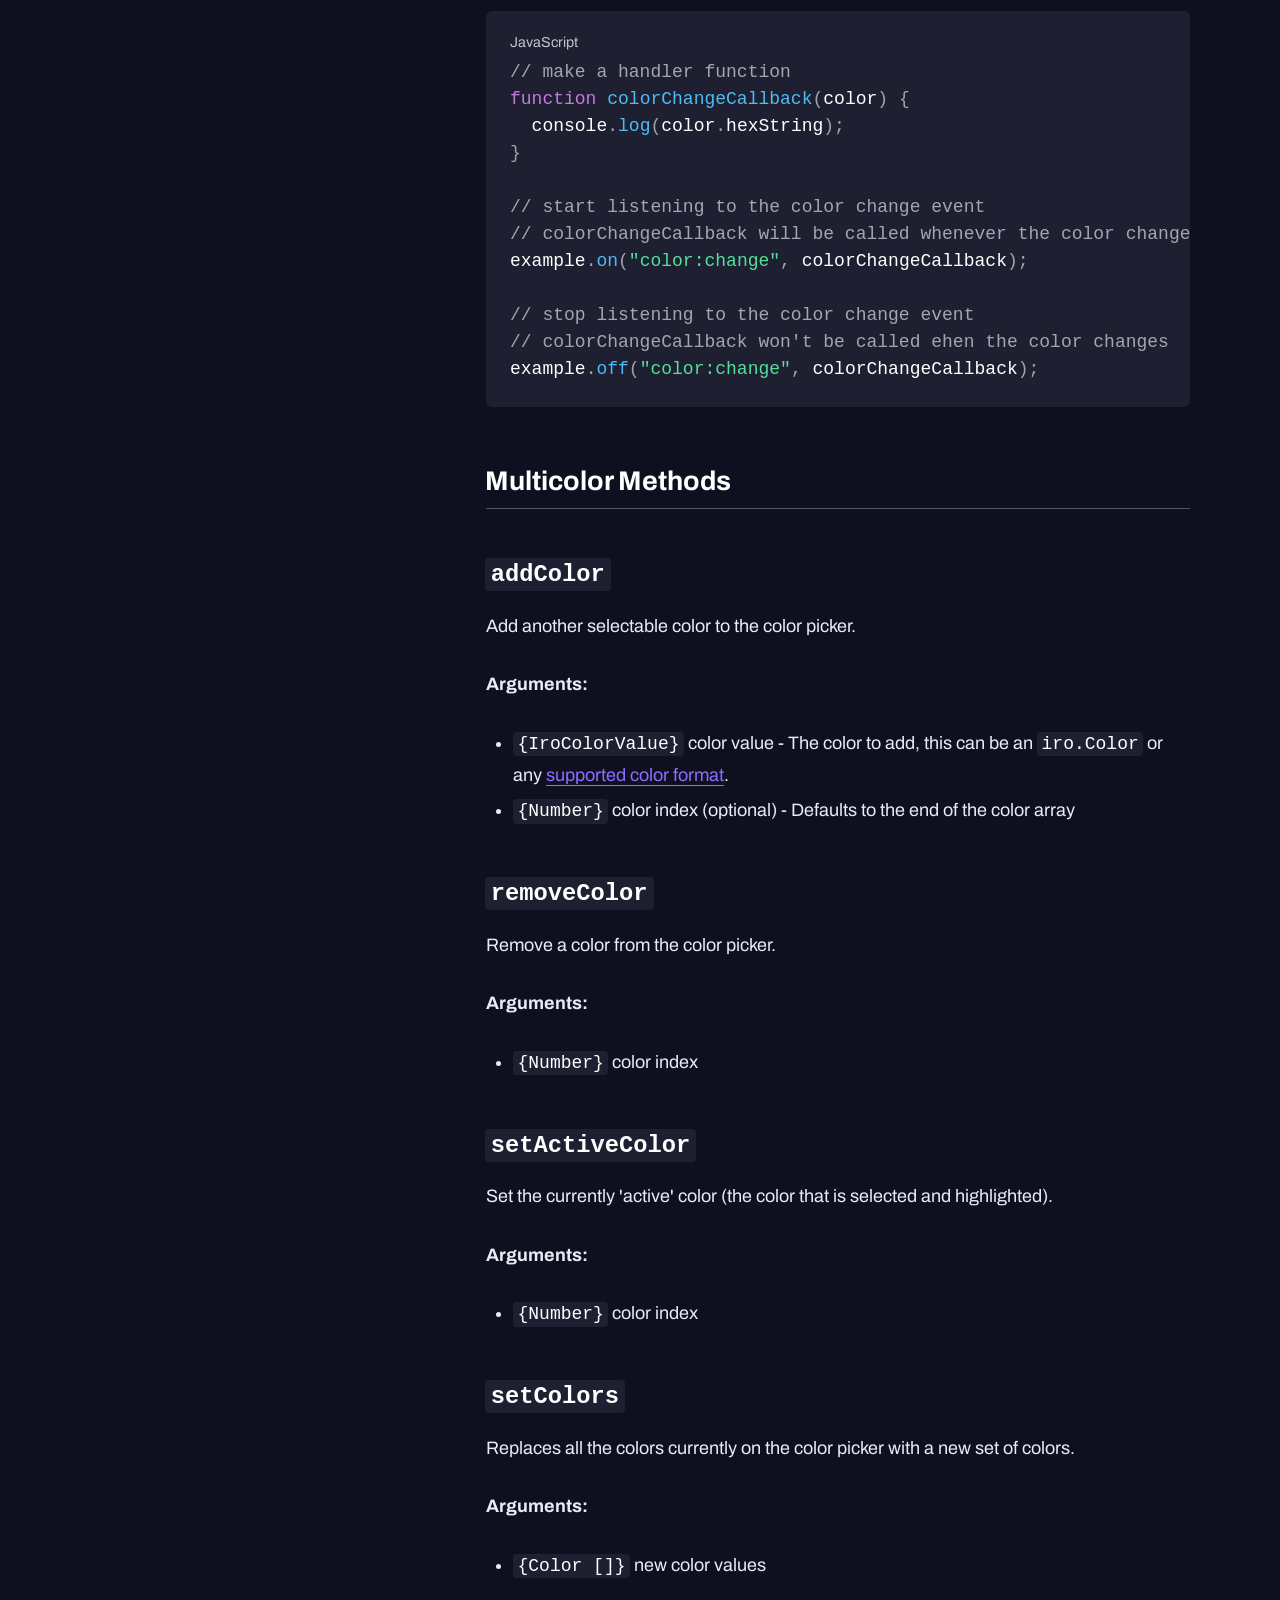
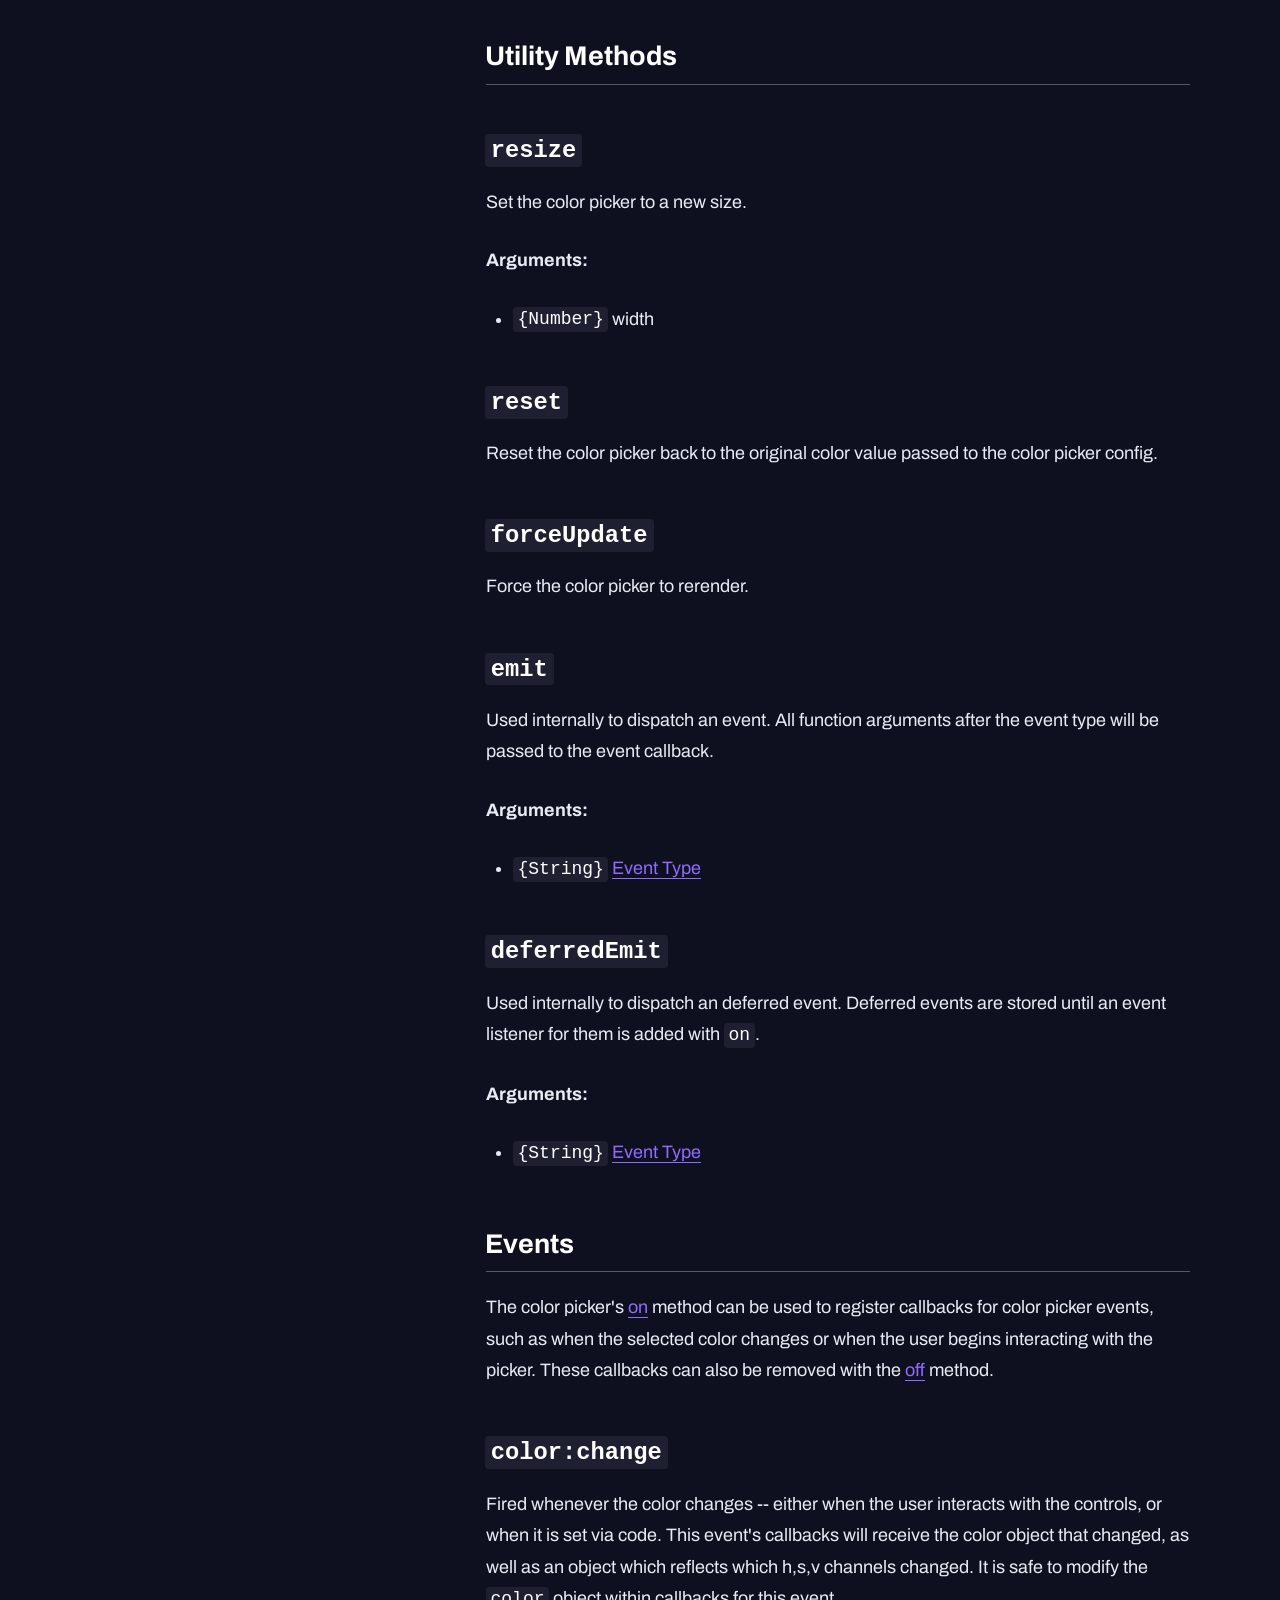
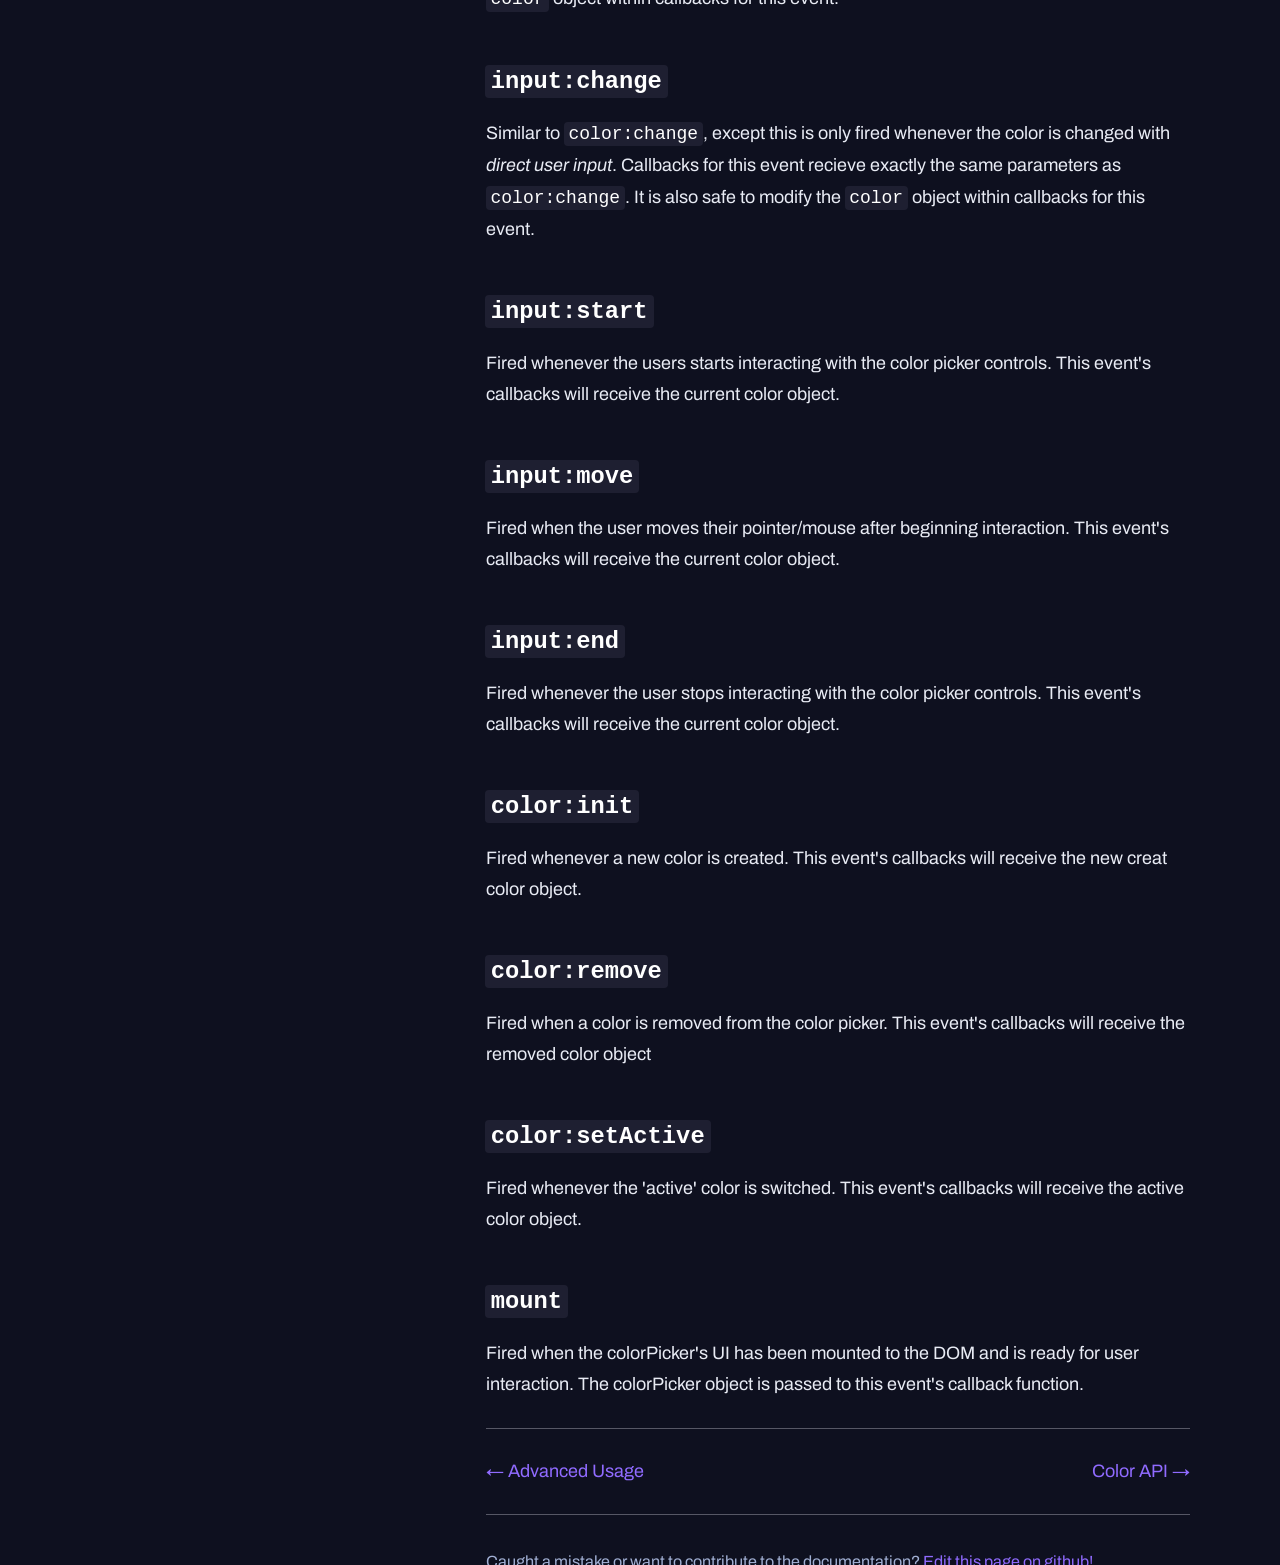
<file: colorPicker_api.html>
<!DOCTYPE html>
<html lang="en-US">
  <head>
    <meta charset="utf-8">
    <meta name="viewport" content="width=device-width,initial-scale=1">
    <title>ColorPicker API | iro.js</title>
    <meta name="description" content="An HSV color picker widget for JavaScript, with a modern SVG-based user interface">
    <meta name="generator" content="VuePress 1.3.1">
    <link rel="icon" type="image/png" href="https://iro.js.org/assets/favicon.png?v=4">
  <meta name="twitter:card" content="summary_large_image">
  <meta property="og:type" content="website">
  <meta property="og:url" content="https://iro.js.org">
  <meta property="og:site_name" content="iro.js">
  <meta name="twitter:title" property="og:title" content="iro.js">
  <meta name="twitter:description" property="og:description" content="An HSV color picker widget for JavaScript, with a modern SVG-based user interface">
  <meta name="twitter:image" property="og:image" content="https://iro.js.org/assets/social.png">
  <meta name="twitter:image:width" property="og:image:width" content="800">
  <meta name="twitter:image:height" property="og:image:height" content="400">
    
    <link rel="preload" href="/assets/css/0.styles.35d8410a.css" as="style"><link rel="preload" href="/assets/js/app.20a2fe66.js" as="script"><link rel="preload" href="/assets/js/3.1129f1df.js" as="script"><link rel="preload" href="/assets/js/9.a510a3bc.js" as="script"><link rel="prefetch" href="/assets/js/10.d5d7cf6d.js"><link rel="prefetch" href="/assets/js/11.cb6a06e9.js"><link rel="prefetch" href="/assets/js/12.17205b0a.js"><link rel="prefetch" href="/assets/js/13.d23bf294.js"><link rel="prefetch" href="/assets/js/14.0c702143.js"><link rel="prefetch" href="/assets/js/15.21596e4e.js"><link rel="prefetch" href="/assets/js/2.2cede4a7.js"><link rel="prefetch" href="/assets/js/4.5624eae7.js"><link rel="prefetch" href="/assets/js/5.87640b14.js"><link rel="prefetch" href="/assets/js/6.beb493e4.js"><link rel="prefetch" href="/assets/js/7.2d81c04d.js"><link rel="prefetch" href="/assets/js/8.a5d9a398.js">
    <link rel="stylesheet" href="/assets/css/0.styles.35d8410a.css">
  </head>
  <body>
    <div id="app" data-server-rendered="true"><div class="Page"><div class="Sidebar"><header class="SidebarHeader"><a href="/" class="ProjectTitle router-link-active"><h1>iro.js <sub>v5</sub></h1></a> <div class="SidebarHeader__sidebarToggle"><span class="menuIcon"></span></div></header> <aside class="Menu SidebarBody"><div class="MenuPanel"><h6 class="MenuPanel__title">Documentation</h6> <div class="MenuItem"><a href="/introduction.html" class="MenuItem__link">
        Introduction
      </a> <!----> <!----></div><div class="MenuItem"><a href="/guide.html" class="MenuItem__link">
        Get Started
      </a> <!----> <!----></div><div class="MenuItem"><a href="/advanced.html" class="MenuItem__link">
        Advanced Usage
      </a> <!----> <!----></div><div class="MenuItem MenuItem__active"><!----> <span class="MenuItem__link">
        ColorPicker API
      </span> <ul class="MenuItem__subItemList"><li class="MenuItem__subItem"><a href="/colorPicker_api.html#constructor" class="MenuItem__subLink">Constructor</a></li><li class="MenuItem__subItem"><a href="/colorPicker_api.html#options" class="MenuItem__subLink">Options</a></li><!----><!----><!----><!----><!----><!----><!----><!----><!----><!----><!----><!----><!----><!----><!----><!----><!----><li class="MenuItem__subItem"><a href="/colorPicker_api.html#properties" class="MenuItem__subLink">Properties</a></li><!----><!----><!----><!----><!----><!----><li class="MenuItem__subItem"><a href="/colorPicker_api.html#event-methods" class="MenuItem__subLink">Event Methods</a></li><!----><!----><li class="MenuItem__subItem"><a href="/colorPicker_api.html#multicolor-methods" class="MenuItem__subLink">Multicolor Methods</a></li><!----><!----><!----><!----><li class="MenuItem__subItem"><a href="/colorPicker_api.html#utility-methods" class="MenuItem__subLink">Utility Methods</a></li><!----><!----><!----><!----><!----><li class="MenuItem__subItem"><a href="/colorPicker_api.html#events" class="MenuItem__subLink">Events</a></li><!----><!----><!----><!----><!----><!----><!----><!----><!----></ul></div><div class="MenuItem"><a href="/color_api.html" class="MenuItem__link">
        Color API
      </a> <!----> <!----></div><div class="MenuItem"><a href="/migrating.html" class="MenuItem__link">
        Migration Guide
      </a> <!----> <!----></div></div> <div class="MenuPanel"><h6 class="MenuPanel__title">Links</h6> <div class="MenuItem"><a href="https://github.com/jaames/iro.js" class="MenuItem__link">
        iro.js on GitHub
      </a></div><div class="MenuItem"><a href="https://codepen.io/rakujira/pen/WZOeNq?editors=0010" class="MenuItem__link">
        Codepen Demo
      </a></div><div class="MenuItem"><a href="https://github.com/jaames/iro.js/issues" class="MenuItem__link">
        Open an Issue / Feature Request
      </a></div><div class="MenuItem"><a href="https://github.com/sponsors/jaames" class="MenuItem__link">
        Become a Sponsor
      </a></div><div class="MenuItem"><a href="https://twitter.com/rakujira" class="MenuItem__link">
        Follow me on Twitter
      </a></div></div></aside></div> <main class="Content"><nav class="Navbar"><div class="search-box SearchBox"><input aria-label="Search" autocomplete="off" spellcheck="false" value=""> <!----></div></nav> <header class="ArticleHeader"><h1 class="ArticleHeader__title">
    ColorPicker API
  </h1></header> <article class="Article"><div class="Markdown Markdown--invert-alt content__default"><p>The color picker API is the main feature of iro.js, and is accessible on <code>iro.ColorPicker</code>.</p> <h2 id="constructor"><a href="#constructor" class="header-anchor">#</a> Constructor</h2> <p><strong>Arguments:</strong></p> <ul><li><code>{String | DOM Element}</code> CSS selector or DOM node for the color picker container</li> <li><code>{Object}</code> <a href="#options">color picker options</a></li></ul> <h2 id="options"><a href="#options" class="header-anchor">#</a> Options</h2> <h3 id="width"><a href="#width" class="header-anchor">#</a> <code>width</code></h3> <p>The total width of the color picker UI, measured in pixels.</p> <p><strong>Default value</strong>: <code>300</code></p> <h3 id="color"><a href="#color" class="header-anchor">#</a> <code>color</code></h3> <p>The default selected color. This option can be any <a href="/color_api.html#supported-color-formats">supported color format</a>.</p> <p><strong>Default value</strong>: <code>&quot;#ffffff&quot;</code></p> <h3 id="display"><a href="#display" class="header-anchor">#</a> <code>display</code></h3> <p>CSS display value for the color picker root element.</p> <p><strong>Default value</strong>: <code>&quot;block&quot;</code></p> <h3 id="id"><a href="#id" class="header-anchor">#</a> <code>id</code></h3> <p>HTML ID for the color picker root element.</p> <p><strong>Default value</strong>: <code>null</code></p> <h3 id="layout"><a href="#layout" class="header-anchor">#</a> <code>layout</code></h3> <p>Component definition array used for <a href="/advanced.html#custom-ui-layouts">custom layouts</a>.</p> <p><strong>Default value</strong>: <code>null</code></p> <h3 id="layoutdirection"><a href="#layoutdirection" class="header-anchor">#</a> <code>layoutDirection</code></h3> <p>Component stacking direction; either <code>&quot;vertical&quot;</code> or <code>&quot;horizontal&quot;</code>.</p> <p><strong>Default value</strong>: <code>&quot;vertical&quot;</code></p> <h3 id="borderwidth"><a href="#borderwidth" class="header-anchor">#</a> <code>borderWidth</code></h3> <p>Width of the border around the controls, measured in pixels.</p> <p><strong>Default value</strong>: <code>0</code> (no border)</p> <h3 id="bordercolor"><a href="#bordercolor" class="header-anchor">#</a> <code>borderColor</code></h3> <p>Color of the border. Any valid CSS color is supported.</p> <p><strong>Default value</strong>: <code>&quot;#ffffff&quot;</code></p> <h3 id="padding"><a href="#padding" class="header-anchor">#</a> <code>padding</code></h3> <p>Padding between control handles and the edges of a component.</p> <p><strong>Default value</strong>: <code>6</code></p> <h3 id="margin"><a href="#margin" class="header-anchor">#</a> <code>margin</code></h3> <p>Gap between individual components.</p> <p><strong>Default value</strong>: <code>12</code></p> <h3 id="handleradius"><a href="#handleradius" class="header-anchor">#</a> <code>handleRadius</code></h3> <p>Radius of the control handles, measued in pixels.</p> <p><strong>Default value</strong>: <code>8</code></p> <h3 id="handlesvg"><a href="#handlesvg" class="header-anchor">#</a> <code>handleSvg</code></h3> <p>SVG reference for <a href="/advanced.html#custom-handles">Custom Handles</a>. This should be an ID selector that matches your handle SVG.</p> <p><strong>Default value</strong>: <code>null</code> (default handle is used)</p> <h3 id="handleprops"><a href="#handleprops" class="header-anchor">#</a> <code>handleProps</code></h3> <p>Properties for <a href="/advanced.html#custom-handles">Custom Handles</a>.</p> <p><strong>Default value</strong>: <code>{ x: 0, y: 0 }</code></p> <h3 id="wheellightness"><a href="#wheellightness" class="header-anchor">#</a> <code>wheelLightness</code></h3> <p>If set to <code>false</code>, the color wheel will not fade to black when the lightness decreases.</p> <p><strong>Default value</strong>: <code>true</code></p> <h3 id="wheelangle"><a href="#wheelangle" class="header-anchor">#</a> <code>wheelAngle</code></h3> <p>Starting angle of the color wheel's hue gradient, measured in degrees.</p> <p><strong>Default value</strong>: <code>0</code></p> <h3 id="wheeldirection"><a href="#wheeldirection" class="header-anchor">#</a> <code>wheelDirection</code></h3> <p>Direction of the color wheel's hue gradient, either <code>&quot;clockwise&quot;</code> or <code>&quot;anticlockwise&quot;</code>.</p> <p><strong>Default value</strong>: <code>&quot;anticlockwise&quot;</code></p> <h3 id="slidersize"><a href="#slidersize" class="header-anchor">#</a> <code>sliderSize</code></h3> <p>Slider size, measued in pixels.</p> <p><strong>Default value</strong>: By default this will be calculated automatically from <code>padding</code> and <code>handleRadius</code>.</p> <h2 id="properties"><a href="#properties" class="header-anchor">#</a> Properties</h2> <h3 id="color-2"><a href="#color-2" class="header-anchor">#</a> <code>color</code></h3> <p>An <a href="/colorPicker_api.html" class="router-link-exact-active router-link-active"><code>iro.Color</code></a> object representing the currently selected color. Updating this color object will also update the seclected color in the picker.</p> <p><strong>See also:</strong> <a href="/guide.html#color-picker-options">Using the Selected Color</a></p> <h3 id="colors"><a href="#colors" class="header-anchor">#</a> <code>colors</code></h3> <p>An array of <a href="/colorPicker_api.html" class="router-link-exact-active router-link-active"><code>iro.Color</code></a> objects representing the currently selected colors, used for <a href="/advanced.html#multicolor">multicolor</a>. Updating any of these color objects will also update the seclected color in the picker.</p> <h3 id="el"><a href="#el" class="header-anchor">#</a> <code>el</code></h3> <p>The HTML element being used as the color picker container.</p> <h3 id="base"><a href="#base" class="header-anchor">#</a> <code>base</code></h3> <p>The HTML element being used as the color picker's base element.</p> <h3 id="props"><a href="#props" class="header-anchor">#</a> <code>props</code></h3> <p>The initial configeration options passed to the color picker.</p> <h3 id="id-2"><a href="#id-2" class="header-anchor">#</a> <code>id</code></h3> <p>The ID value passed to the color picker config.</p> <h2 id="event-methods"><a href="#event-methods" class="header-anchor">#</a> Event Methods</h2> <p><strong>Arguments:</strong></p> <ul><li><code>{Number}</code> width</li> <li><code>{Number}</code> height</li></ul> <h3 id="on"><a href="#on" class="header-anchor">#</a> <code>on</code></h3> <p>Add a listener to a color picker event.</p> <p><strong>Arguments:</strong></p> <ul><li><code>{String | Array}</code> <a href="#events">Event Type(s)</a></li> <li><code>{Function}</code> callback</li></ul> <p><strong>Example:</strong></p> <div class="language-js extra-class"><pre class="language-js"><code><span class="token comment">// make a handler function</span>
<span class="token keyword">function</span> <span class="token function">colorChangeCallback</span><span class="token punctuation">(</span><span class="token parameter">color</span><span class="token punctuation">)</span> <span class="token punctuation">{</span>
  console<span class="token punctuation">.</span><span class="token function">log</span><span class="token punctuation">(</span>color<span class="token punctuation">.</span>hexString<span class="token punctuation">)</span><span class="token punctuation">;</span>
<span class="token punctuation">}</span>

<span class="token comment">// start listening to the color change event</span>
<span class="token comment">// colorChangeCallback will be called whenever the color changes</span>
example<span class="token punctuation">.</span><span class="token function">on</span><span class="token punctuation">(</span><span class="token string">&quot;color:change&quot;</span><span class="token punctuation">,</span> colorChangeCallback<span class="token punctuation">)</span><span class="token punctuation">;</span>
</code></pre></div><h3 id="off"><a href="#off" class="header-anchor">#</a> <code>off</code></h3> <p>Remove event listeners that were registered with <code>on</code>.</p> <p><strong>Arguments:</strong></p> <ul><li><code>{String | Array}</code> <a href="#events">Event Type(s)</a></li> <li><code>{Function}</code> callback</li></ul> <p><strong>Example:</strong></p> <div class="language-js extra-class"><pre class="language-js"><code><span class="token comment">// make a handler function</span>
<span class="token keyword">function</span> <span class="token function">colorChangeCallback</span><span class="token punctuation">(</span><span class="token parameter">color</span><span class="token punctuation">)</span> <span class="token punctuation">{</span>
  console<span class="token punctuation">.</span><span class="token function">log</span><span class="token punctuation">(</span>color<span class="token punctuation">.</span>hexString<span class="token punctuation">)</span><span class="token punctuation">;</span>
<span class="token punctuation">}</span>

<span class="token comment">// start listening to the color change event</span>
<span class="token comment">// colorChangeCallback will be called whenever the color changes</span>
example<span class="token punctuation">.</span><span class="token function">on</span><span class="token punctuation">(</span><span class="token string">&quot;color:change&quot;</span><span class="token punctuation">,</span> colorChangeCallback<span class="token punctuation">)</span><span class="token punctuation">;</span>

<span class="token comment">// stop listening to the color change event</span>
<span class="token comment">// colorChangeCallback won't be called ehen the color changes</span>
example<span class="token punctuation">.</span><span class="token function">off</span><span class="token punctuation">(</span><span class="token string">&quot;color:change&quot;</span><span class="token punctuation">,</span> colorChangeCallback<span class="token punctuation">)</span><span class="token punctuation">;</span>
</code></pre></div><h2 id="multicolor-methods"><a href="#multicolor-methods" class="header-anchor">#</a> Multicolor Methods</h2> <h3 id="addcolor"><a href="#addcolor" class="header-anchor">#</a> <code>addColor</code></h3> <p>Add another selectable color to the color picker.</p> <p><strong>Arguments:</strong></p> <ul><li><code>{IroColorValue}</code> color value - The color to add, this can be an <code>iro.Color</code> or any <a href="/color_api.html#supported-color-formats">supported color format</a>.</li> <li><code>{Number}</code> color index (optional) - Defaults to the end of the color array</li></ul> <h3 id="removecolor"><a href="#removecolor" class="header-anchor">#</a> <code>removeColor</code></h3> <p>Remove a color from the color picker.</p> <p><strong>Arguments:</strong></p> <ul><li><code>{Number}</code> color index</li></ul> <h3 id="setactivecolor"><a href="#setactivecolor" class="header-anchor">#</a> <code>setActiveColor</code></h3> <p>Set the currently 'active' color (the color that is selected and highlighted).</p> <p><strong>Arguments:</strong></p> <ul><li><code>{Number}</code> color index</li></ul> <h3 id="setcolors"><a href="#setcolors" class="header-anchor">#</a> <code>setColors</code></h3> <p>Replaces all the colors currently on the color picker with a new set of colors.</p> <p><strong>Arguments:</strong></p> <ul><li><code>{Color []}</code> new color values</li></ul> <h2 id="utility-methods"><a href="#utility-methods" class="header-anchor">#</a> Utility Methods</h2> <h3 id="resize"><a href="#resize" class="header-anchor">#</a> <code>resize</code></h3> <p>Set the color picker to a new size.</p> <p><strong>Arguments:</strong></p> <ul><li><code>{Number}</code> width</li></ul> <h3 id="reset"><a href="#reset" class="header-anchor">#</a> <code>reset</code></h3> <p>Reset the color picker back to the original color value passed to the color picker config.</p> <h3 id="forceupdate"><a href="#forceupdate" class="header-anchor">#</a> <code>forceUpdate</code></h3> <p>Force the color picker to rerender.</p> <h3 id="emit"><a href="#emit" class="header-anchor">#</a> <code>emit</code></h3> <p>Used internally to dispatch an event. All function arguments after the event type will be passed to the event callback.</p> <p><strong>Arguments:</strong></p> <ul><li><code>{String}</code> <a href="#events">Event Type</a></li></ul> <h3 id="deferredemit"><a href="#deferredemit" class="header-anchor">#</a> <code>deferredEmit</code></h3> <p>Used internally to dispatch an deferred event. Deferred events are stored until an event listener for them is added with <code>on</code>.</p> <p><strong>Arguments:</strong></p> <ul><li><code>{String}</code> <a href="#events">Event Type</a></li></ul> <h2 id="events"><a href="#events" class="header-anchor">#</a> Events</h2> <p>The color picker's <a href="#on">on</a> method can be used to register callbacks for color picker events, such as when the selected color changes or when the user begins interacting with the picker. These callbacks can also be removed with the <a href="#off">off</a> method.</p> <h3 id="color-change"><a href="#color-change" class="header-anchor">#</a> <code>color:change</code></h3> <p>Fired whenever the color changes -- either when the user interacts with the controls, or when it is set via code. This event's callbacks will receive the color object that changed, as well as an object which reflects which h,s,v channels changed. It is safe to modify the <code>color</code> object within callbacks for this event.</p> <h3 id="input-change"><a href="#input-change" class="header-anchor">#</a> <code>input:change</code></h3> <p>Similar to <code>color:change</code>, except this is only fired whenever the color is changed with <em>direct user input</em>. Callbacks for this event recieve exactly the same parameters as <code>color:change</code>. It is also safe to modify the <code>color</code> object within callbacks for this event.</p> <h3 id="input-start"><a href="#input-start" class="header-anchor">#</a> <code>input:start</code></h3> <p>Fired whenever the users starts interacting with the color picker controls. This event's callbacks will receive the current color object.</p> <h3 id="input-move"><a href="#input-move" class="header-anchor">#</a> <code>input:move</code></h3> <p>Fired when the user moves their pointer/mouse after beginning interaction. This event's callbacks will receive the current color object.</p> <h3 id="input-end"><a href="#input-end" class="header-anchor">#</a> <code>input:end</code></h3> <p>Fired whenever the user stops interacting with the color picker controls. This event's callbacks will receive the current color object.</p> <h3 id="color-init"><a href="#color-init" class="header-anchor">#</a> <code>color:init</code></h3> <p>Fired whenever a new color is created. This event's callbacks will receive the new creat color object.</p> <h3 id="color-remove"><a href="#color-remove" class="header-anchor">#</a> <code>color:remove</code></h3> <p>Fired when a color is removed from the color picker. This event's callbacks will receive the removed color object</p> <h3 id="color-setactive"><a href="#color-setactive" class="header-anchor">#</a> <code>color:setActive</code></h3> <p>Fired whenever the 'active' color is switched. This event's callbacks will receive the active color object.</p> <h3 id="mount"><a href="#mount" class="header-anchor">#</a> <code>mount</code></h3> <p>Fired when the colorPicker's UI has been mounted to the DOM and is ready for user interaction. The colorPicker object is passed to this event's callback function.</p></div></article> <footer class="ArticleFooter"><div class="ArticleNav"><a href="/advanced.html" class="ArticleNav__prev">← Advanced Usage</a> <a href="/color_api.html" class="ArticleNav__next">Color API →</a></div> <p class="ArticleFooter__editInfo">
    Caught a mistake or want to contribute to the documentation? <a href="https://github.com/jaames/iro.js/edit/master/docs/colorPicker_api.md" title="Edit page">Edit this page on github!</a></p></footer></main></div><div class="global-ui"></div></div>
    <script src="/assets/js/app.20a2fe66.js" defer></script><script src="/assets/js/3.1129f1df.js" defer></script><script src="/assets/js/9.a510a3bc.js" defer></script>
  </body>
</html>
</file>
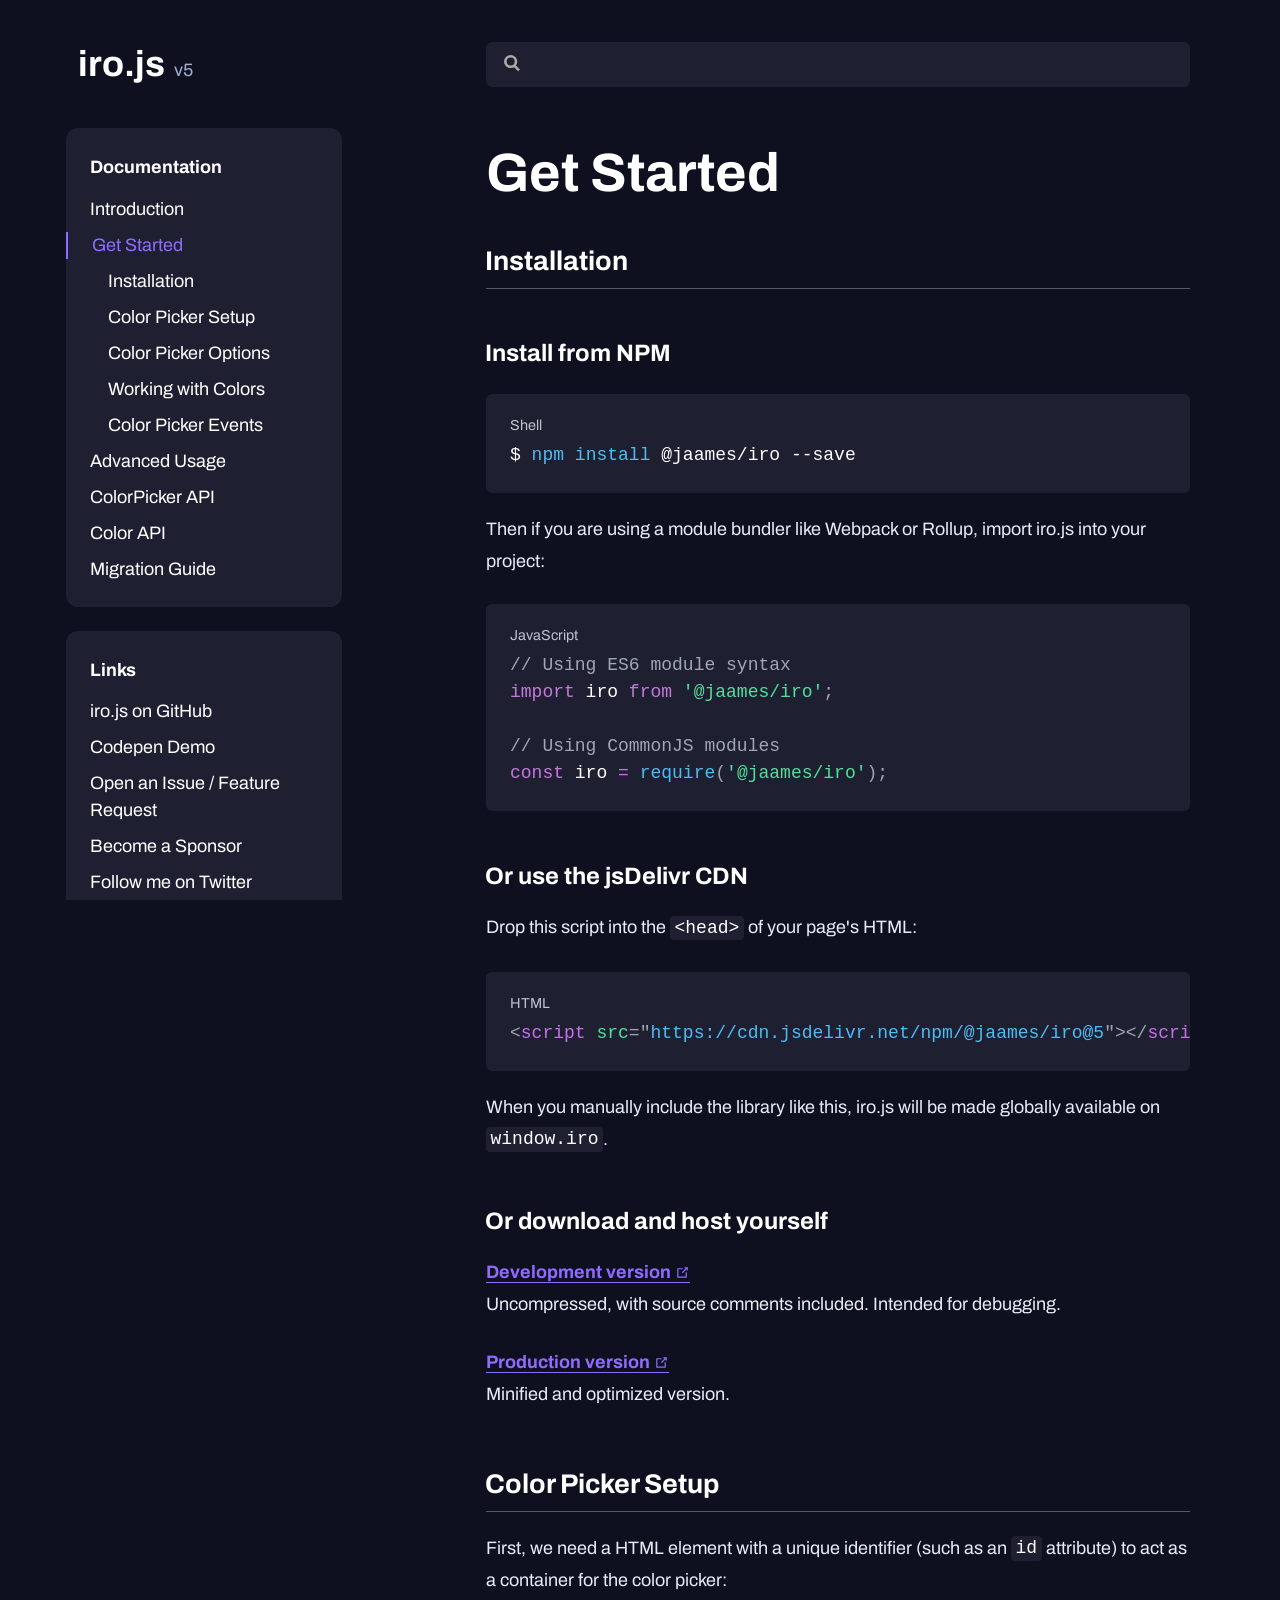
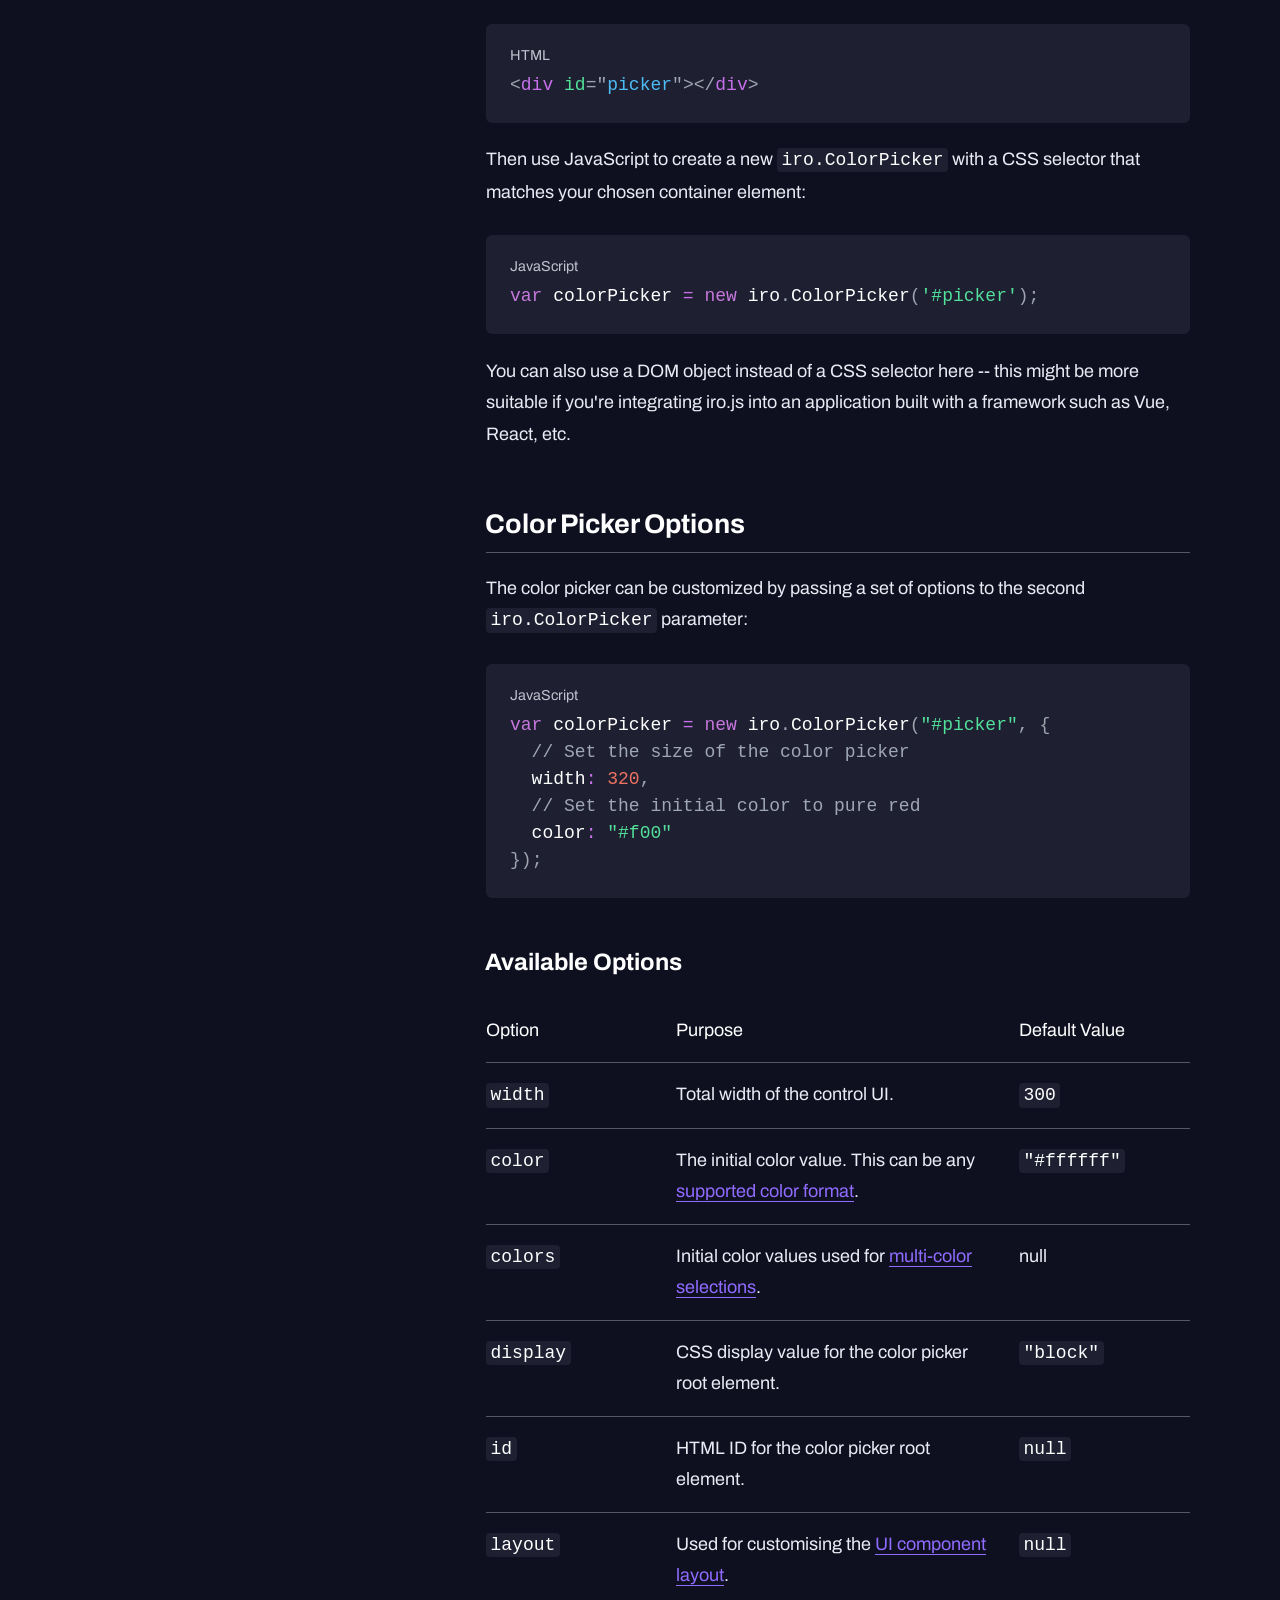
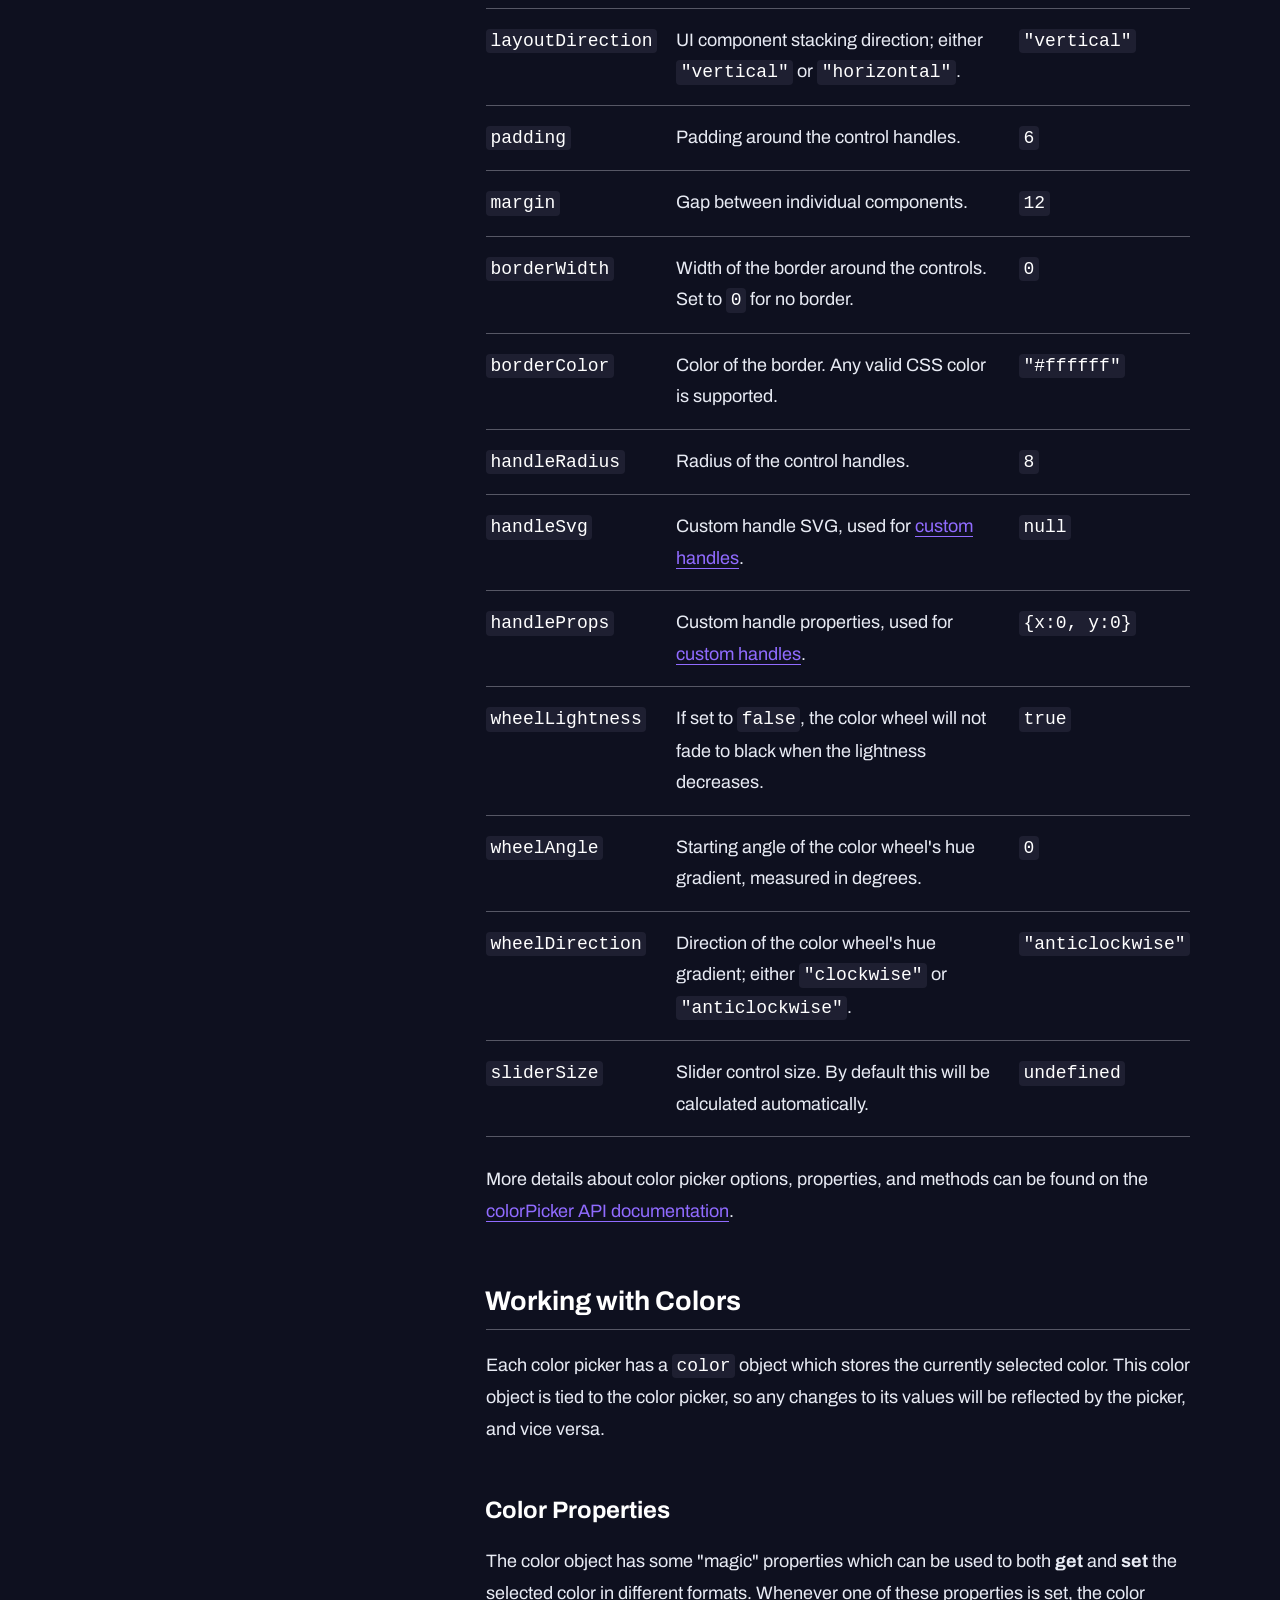
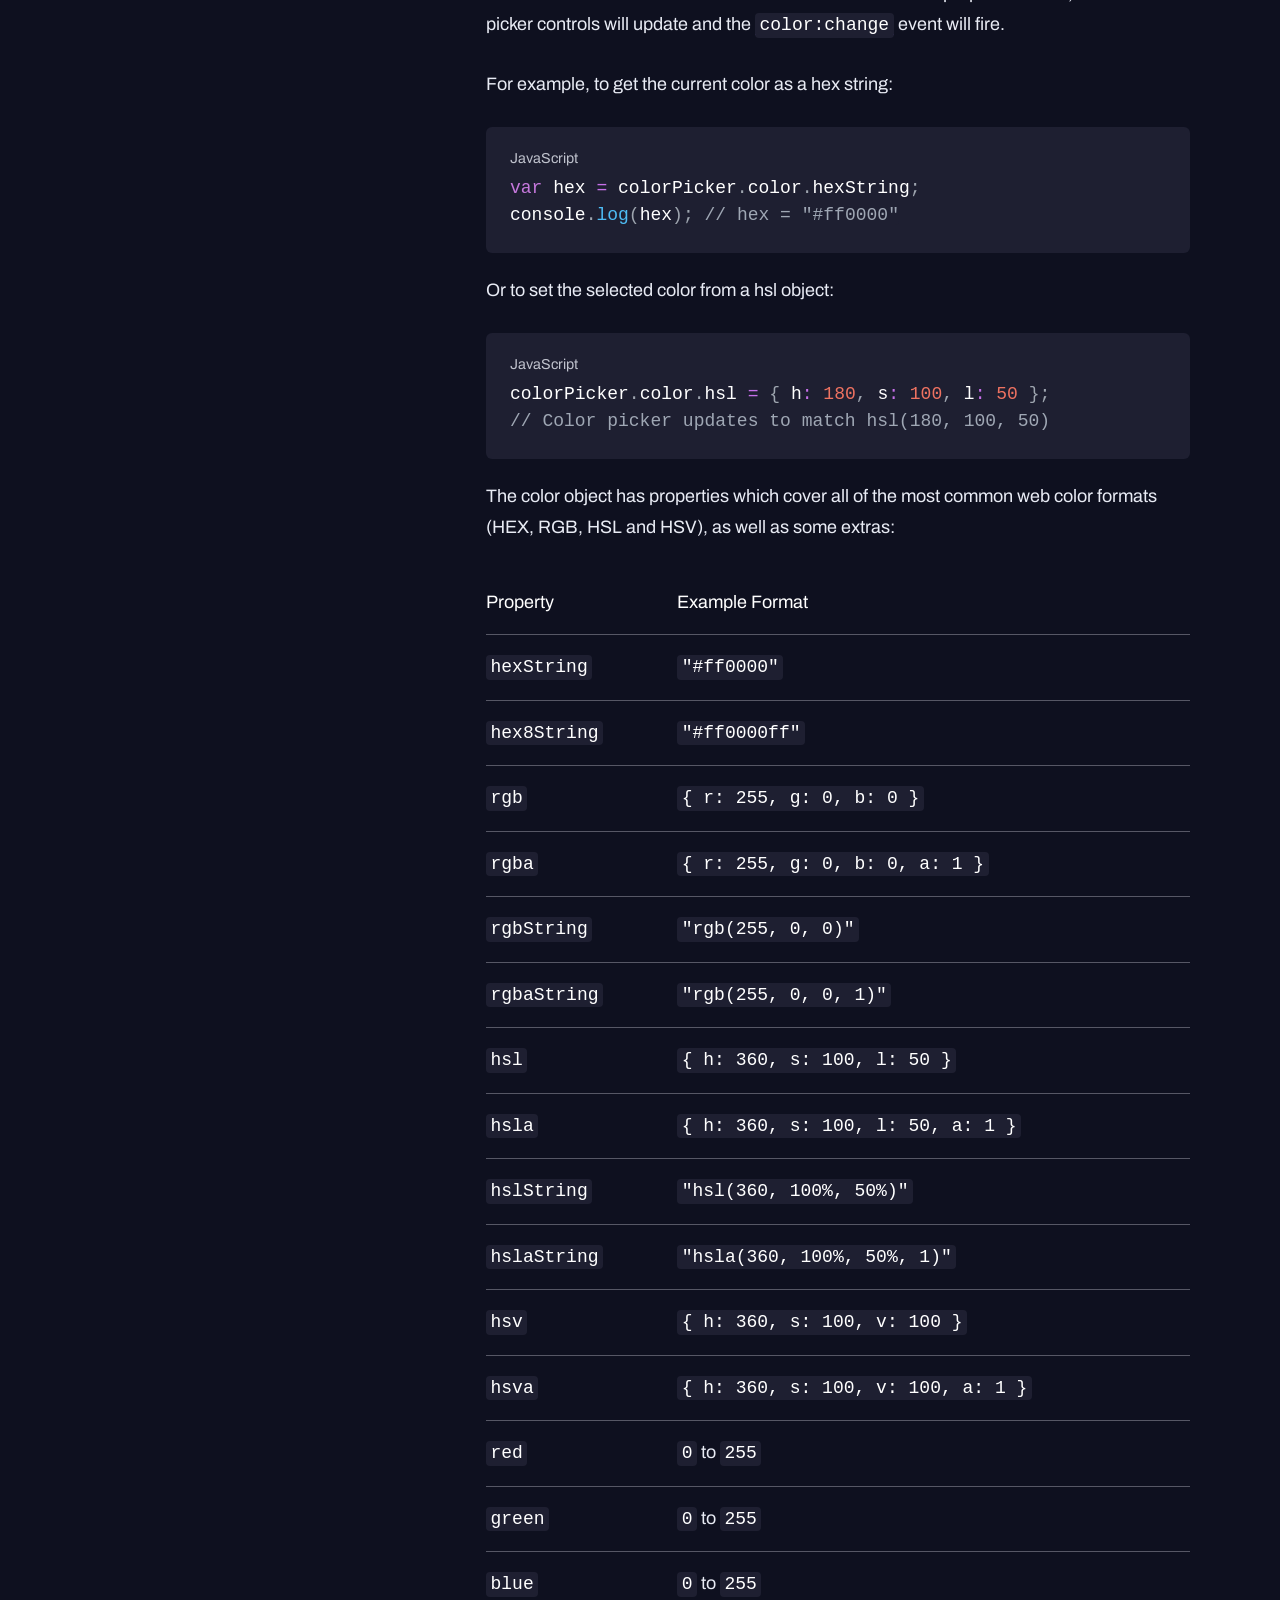
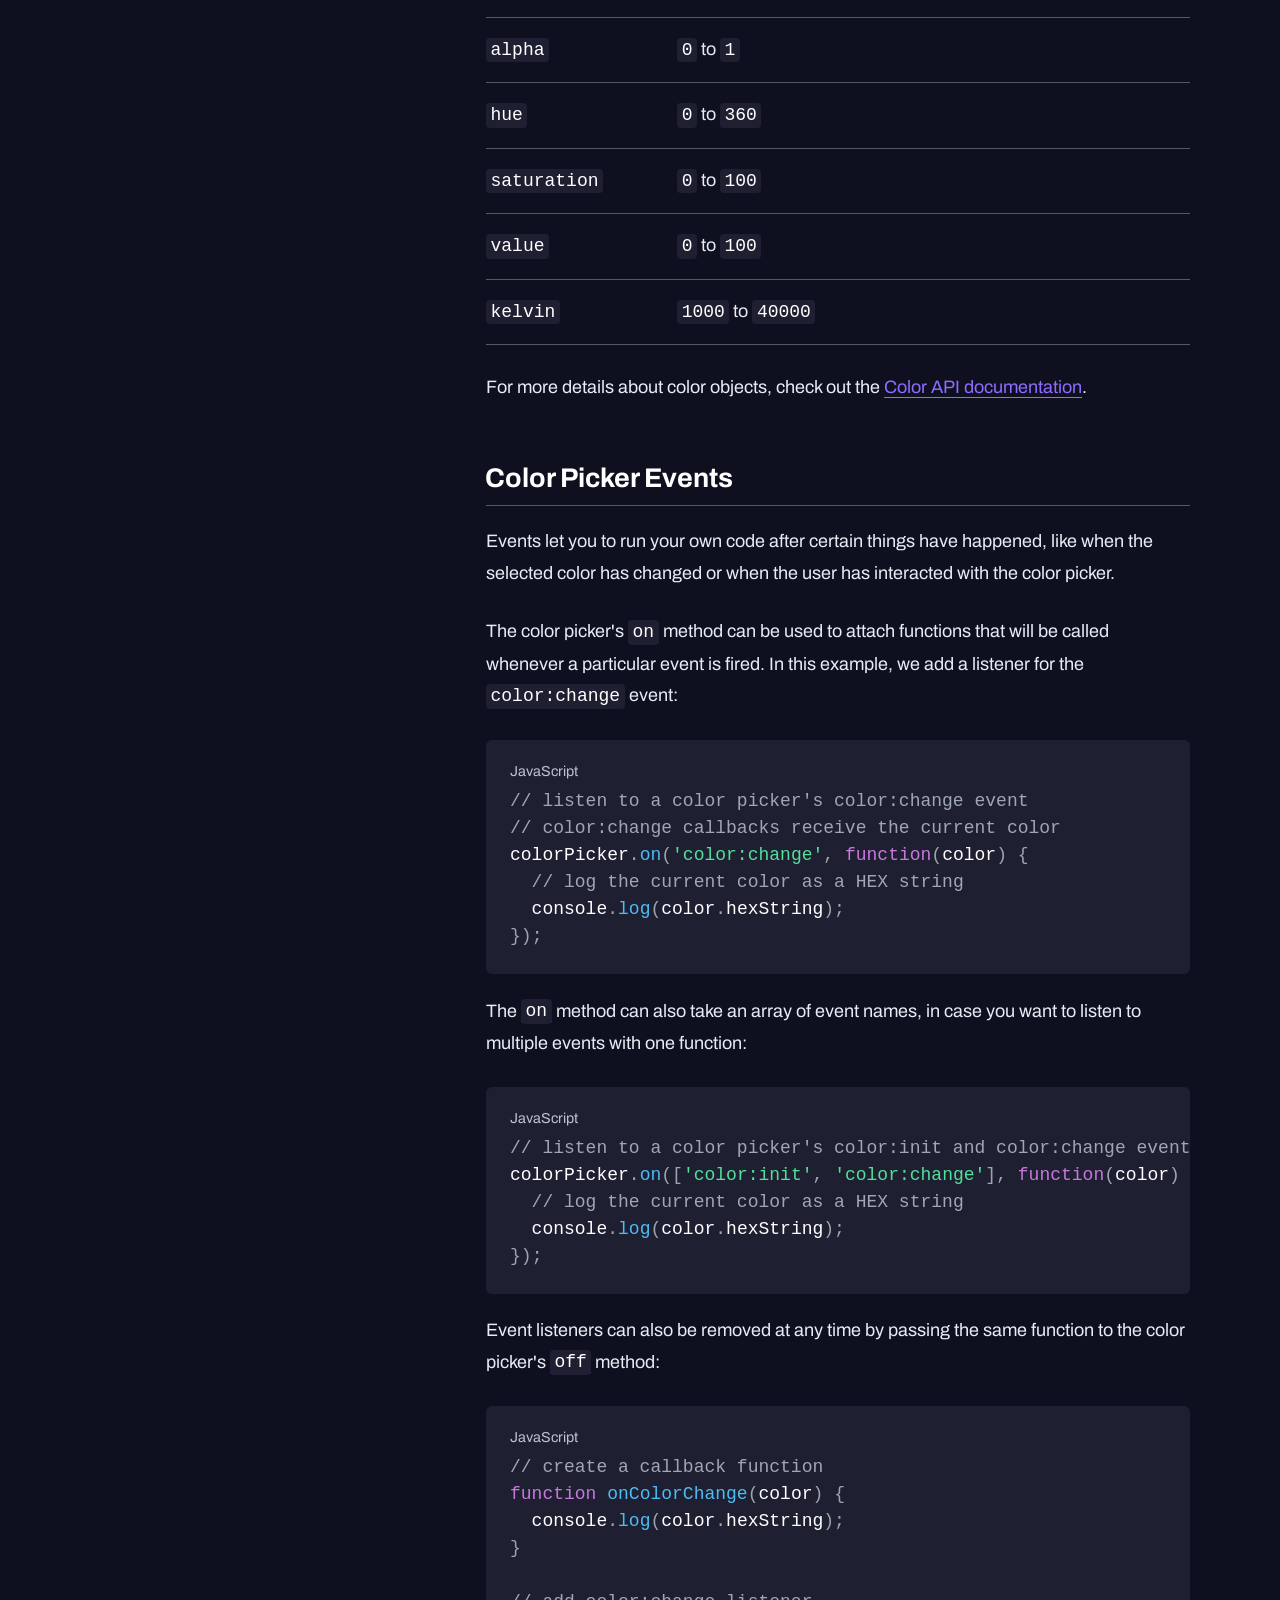
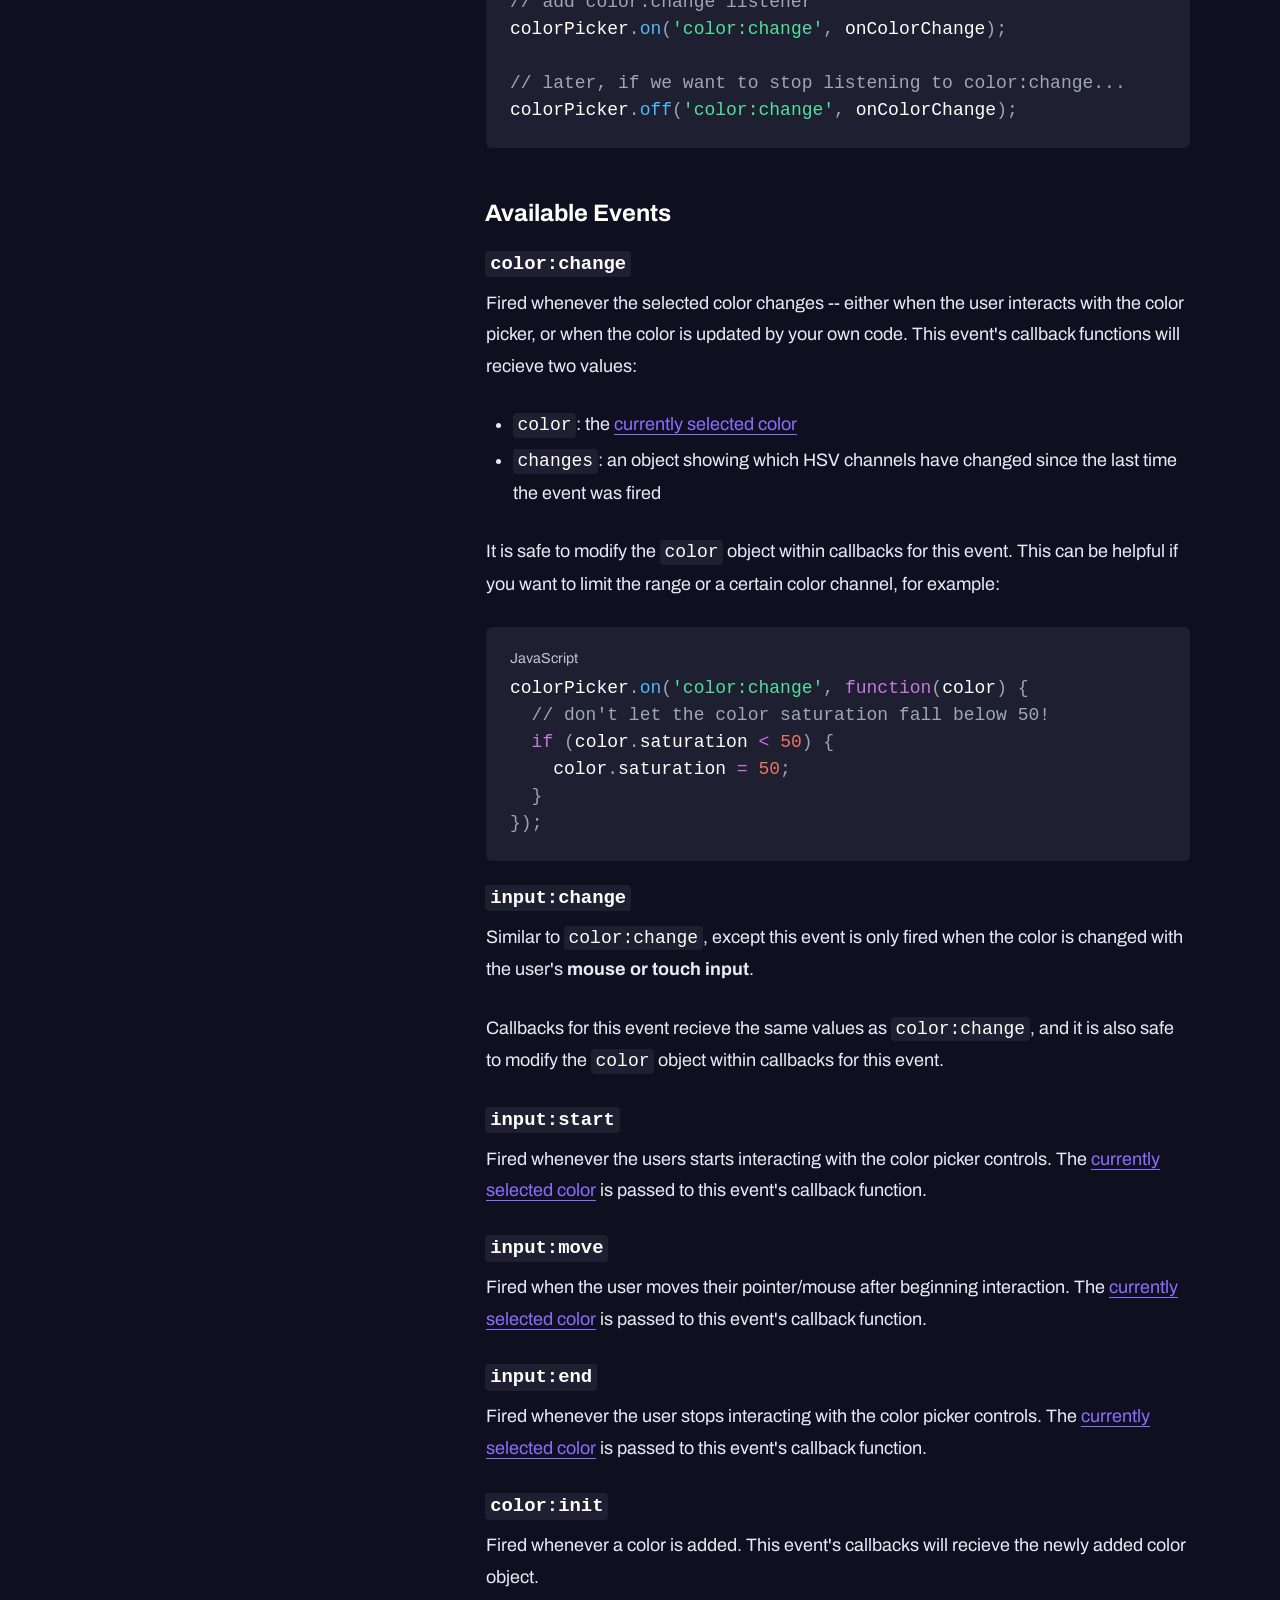
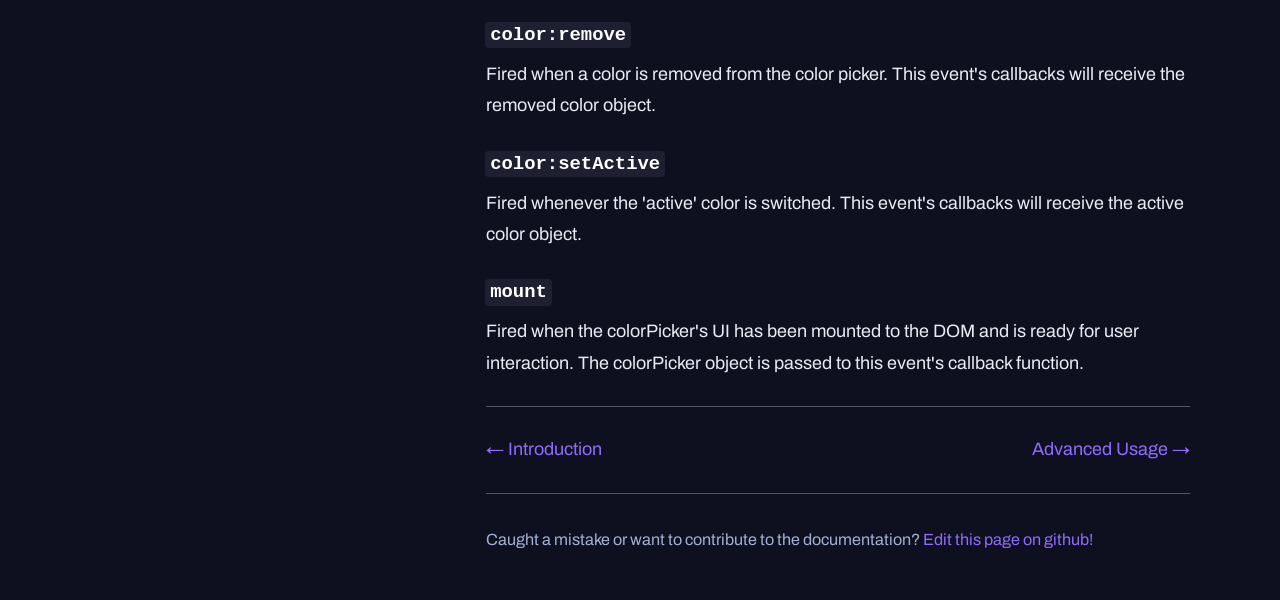
<file: guide.html>
<!DOCTYPE html>
<html lang="en-US">
  <head>
    <meta charset="utf-8">
    <meta name="viewport" content="width=device-width,initial-scale=1">
    <title>Get Started | iro.js</title>
    <meta name="description" content="An HSV color picker widget for JavaScript, with a modern SVG-based user interface">
    <meta name="generator" content="VuePress 1.3.1">
    <link rel="icon" type="image/png" href="https://iro.js.org/assets/favicon.png?v=4">
  <meta name="twitter:card" content="summary_large_image">
  <meta property="og:type" content="website">
  <meta property="og:url" content="https://iro.js.org">
  <meta property="og:site_name" content="iro.js">
  <meta name="twitter:title" property="og:title" content="iro.js">
  <meta name="twitter:description" property="og:description" content="An HSV color picker widget for JavaScript, with a modern SVG-based user interface">
  <meta name="twitter:image" property="og:image" content="https://iro.js.org/assets/social.png">
  <meta name="twitter:image:width" property="og:image:width" content="800">
  <meta name="twitter:image:height" property="og:image:height" content="400">
    
    <link rel="preload" href="/assets/css/0.styles.35d8410a.css" as="style"><link rel="preload" href="/assets/js/app.20a2fe66.js" as="script"><link rel="preload" href="/assets/js/3.1129f1df.js" as="script"><link rel="preload" href="/assets/js/11.cb6a06e9.js" as="script"><link rel="prefetch" href="/assets/js/10.d5d7cf6d.js"><link rel="prefetch" href="/assets/js/12.17205b0a.js"><link rel="prefetch" href="/assets/js/13.d23bf294.js"><link rel="prefetch" href="/assets/js/14.0c702143.js"><link rel="prefetch" href="/assets/js/15.21596e4e.js"><link rel="prefetch" href="/assets/js/2.2cede4a7.js"><link rel="prefetch" href="/assets/js/4.5624eae7.js"><link rel="prefetch" href="/assets/js/5.87640b14.js"><link rel="prefetch" href="/assets/js/6.beb493e4.js"><link rel="prefetch" href="/assets/js/7.2d81c04d.js"><link rel="prefetch" href="/assets/js/8.a5d9a398.js"><link rel="prefetch" href="/assets/js/9.a510a3bc.js">
    <link rel="stylesheet" href="/assets/css/0.styles.35d8410a.css">
  </head>
  <body>
    <div id="app" data-server-rendered="true"><div class="Page"><div class="Sidebar"><header class="SidebarHeader"><a href="/" class="ProjectTitle router-link-active"><h1>iro.js <sub>v5</sub></h1></a> <div class="SidebarHeader__sidebarToggle"><span class="menuIcon"></span></div></header> <aside class="Menu SidebarBody"><div class="MenuPanel"><h6 class="MenuPanel__title">Documentation</h6> <div class="MenuItem"><a href="/introduction.html" class="MenuItem__link">
        Introduction
      </a> <!----> <!----></div><div class="MenuItem MenuItem__active"><!----> <span class="MenuItem__link">
        Get Started
      </span> <ul class="MenuItem__subItemList"><li class="MenuItem__subItem"><a href="/guide.html#installation" class="MenuItem__subLink">Installation</a></li><!----><!----><!----><li class="MenuItem__subItem"><a href="/guide.html#color-picker-setup" class="MenuItem__subLink">Color Picker Setup</a></li><li class="MenuItem__subItem"><a href="/guide.html#color-picker-options" class="MenuItem__subLink">Color Picker Options</a></li><!----><li class="MenuItem__subItem"><a href="/guide.html#working-with-colors" class="MenuItem__subLink">Working with Colors</a></li><!----><li class="MenuItem__subItem"><a href="/guide.html#color-picker-events" class="MenuItem__subLink">Color Picker Events</a></li><!----></ul></div><div class="MenuItem"><a href="/advanced.html" class="MenuItem__link">
        Advanced Usage
      </a> <!----> <!----></div><div class="MenuItem"><a href="/colorPicker_api.html" class="MenuItem__link">
        ColorPicker API
      </a> <!----> <!----></div><div class="MenuItem"><a href="/color_api.html" class="MenuItem__link">
        Color API
      </a> <!----> <!----></div><div class="MenuItem"><a href="/migrating.html" class="MenuItem__link">
        Migration Guide
      </a> <!----> <!----></div></div> <div class="MenuPanel"><h6 class="MenuPanel__title">Links</h6> <div class="MenuItem"><a href="https://github.com/jaames/iro.js" class="MenuItem__link">
        iro.js on GitHub
      </a></div><div class="MenuItem"><a href="https://codepen.io/rakujira/pen/WZOeNq?editors=0010" class="MenuItem__link">
        Codepen Demo
      </a></div><div class="MenuItem"><a href="https://github.com/jaames/iro.js/issues" class="MenuItem__link">
        Open an Issue / Feature Request
      </a></div><div class="MenuItem"><a href="https://github.com/sponsors/jaames" class="MenuItem__link">
        Become a Sponsor
      </a></div><div class="MenuItem"><a href="https://twitter.com/rakujira" class="MenuItem__link">
        Follow me on Twitter
      </a></div></div></aside></div> <main class="Content"><nav class="Navbar"><div class="search-box SearchBox"><input aria-label="Search" autocomplete="off" spellcheck="false" value=""> <!----></div></nav> <header class="ArticleHeader"><h1 class="ArticleHeader__title">
    Get Started
  </h1></header> <article class="Article"><div class="Markdown Markdown--invert-alt content__default"><h2 id="installation"><a href="#installation" class="header-anchor">#</a> Installation</h2> <h3 id="install-from-npm"><a href="#install-from-npm" class="header-anchor">#</a> Install from NPM</h3> <div class="language-bash extra-class"><pre class="language-bash"><code>$ <span class="token function">npm</span> <span class="token function">install</span> @jaames/iro --save
</code></pre></div><p>Then if you are using a module bundler like Webpack or Rollup, import iro.js into your project:</p> <div class="language-js extra-class"><pre class="language-js"><code><span class="token comment">// Using ES6 module syntax</span>
<span class="token keyword">import</span> iro <span class="token keyword">from</span> <span class="token string">'@jaames/iro'</span><span class="token punctuation">;</span>

<span class="token comment">// Using CommonJS modules</span>
<span class="token keyword">const</span> iro <span class="token operator">=</span> <span class="token function">require</span><span class="token punctuation">(</span><span class="token string">'@jaames/iro'</span><span class="token punctuation">)</span><span class="token punctuation">;</span>
</code></pre></div><h3 id="or-use-the-jsdelivr-cdn"><a href="#or-use-the-jsdelivr-cdn" class="header-anchor">#</a> Or use the jsDelivr CDN</h3> <p>Drop this script into the <code>&lt;head&gt;</code> of your page's HTML:</p> <div class="language-html extra-class"><pre class="language-html"><code><span class="token tag"><span class="token tag"><span class="token punctuation">&lt;</span>script</span> <span class="token attr-name">src</span><span class="token attr-value"><span class="token punctuation">=</span><span class="token punctuation">&quot;</span>https://cdn.jsdelivr.net/npm/@jaames/iro@5<span class="token punctuation">&quot;</span></span><span class="token punctuation">&gt;</span></span><span class="token script"></span><span class="token tag"><span class="token tag"><span class="token punctuation">&lt;/</span>script</span><span class="token punctuation">&gt;</span></span>
</code></pre></div><p>When you manually include the library like this, iro.js will be made globally available on <code>window.iro</code>.</p> <h3 id="or-download-and-host-yourself"><a href="#or-download-and-host-yourself" class="header-anchor">#</a> Or download and host yourself</h3> <p><strong><a href="https://raw.githubusercontent.com/jaames/iro.js/master/dist/iro.js" target="_blank" rel="noopener noreferrer">Development version<svg xmlns="http://www.w3.org/2000/svg" aria-hidden="true" x="0px" y="0px" viewBox="0 0 100 100" width="15" height="15" class="icon outbound"><path fill="currentColor" d="M18.8,85.1h56l0,0c2.2,0,4-1.8,4-4v-32h-8v28h-48v-48h28v-8h-32l0,0c-2.2,0-4,1.8-4,4v56C14.8,83.3,16.6,85.1,18.8,85.1z"></path> <polygon fill="currentColor" points="45.7,48.7 51.3,54.3 77.2,28.5 77.2,37.2 85.2,37.2 85.2,14.9 62.8,14.9 62.8,22.9 71.5,22.9"></polygon></svg></a></strong><br>
Uncompressed, with source comments included. Intended for debugging.</p> <p><strong><a href="https://raw.githubusercontent.com/jaames/iro.js/master/dist/iro.min.js" target="_blank" rel="noopener noreferrer">Production version<svg xmlns="http://www.w3.org/2000/svg" aria-hidden="true" x="0px" y="0px" viewBox="0 0 100 100" width="15" height="15" class="icon outbound"><path fill="currentColor" d="M18.8,85.1h56l0,0c2.2,0,4-1.8,4-4v-32h-8v28h-48v-48h28v-8h-32l0,0c-2.2,0-4,1.8-4,4v56C14.8,83.3,16.6,85.1,18.8,85.1z"></path> <polygon fill="currentColor" points="45.7,48.7 51.3,54.3 77.2,28.5 77.2,37.2 85.2,37.2 85.2,14.9 62.8,14.9 62.8,22.9 71.5,22.9"></polygon></svg></a></strong><br>
Minified and optimized version.</p> <h2 id="color-picker-setup"><a href="#color-picker-setup" class="header-anchor">#</a> Color Picker Setup</h2> <p>First, we need a HTML element with a unique identifier (such as an <code>id</code> attribute) to act as a container for the color picker:</p> <div class="language-html extra-class"><pre class="language-html"><code><span class="token tag"><span class="token tag"><span class="token punctuation">&lt;</span>div</span> <span class="token attr-name">id</span><span class="token attr-value"><span class="token punctuation">=</span><span class="token punctuation">&quot;</span>picker<span class="token punctuation">&quot;</span></span><span class="token punctuation">&gt;</span></span><span class="token tag"><span class="token tag"><span class="token punctuation">&lt;/</span>div</span><span class="token punctuation">&gt;</span></span>
</code></pre></div><p>Then use JavaScript to create a new <code>iro.ColorPicker</code> with a CSS selector that matches your chosen container element:</p> <div class="language-js extra-class"><pre class="language-js"><code><span class="token keyword">var</span> colorPicker <span class="token operator">=</span> <span class="token keyword">new</span> <span class="token class-name">iro<span class="token punctuation">.</span>ColorPicker</span><span class="token punctuation">(</span><span class="token string">'#picker'</span><span class="token punctuation">)</span><span class="token punctuation">;</span>
</code></pre></div><p>You can also use a DOM object instead of a CSS selector here -- this might be more suitable if you're integrating iro.js into an application built with a framework such as Vue, React, etc.</p> <h2 id="color-picker-options"><a href="#color-picker-options" class="header-anchor">#</a> Color Picker Options</h2> <p>The color picker can be customized by passing a set of options to the second <code>iro.ColorPicker</code> parameter:</p> <div class="language-js extra-class"><pre class="language-js"><code><span class="token keyword">var</span> colorPicker <span class="token operator">=</span> <span class="token keyword">new</span> <span class="token class-name">iro<span class="token punctuation">.</span>ColorPicker</span><span class="token punctuation">(</span><span class="token string">&quot;#picker&quot;</span><span class="token punctuation">,</span> <span class="token punctuation">{</span>
  <span class="token comment">// Set the size of the color picker</span>
  width<span class="token operator">:</span> <span class="token number">320</span><span class="token punctuation">,</span>
  <span class="token comment">// Set the initial color to pure red</span>
  color<span class="token operator">:</span> <span class="token string">&quot;#f00&quot;</span>
<span class="token punctuation">}</span><span class="token punctuation">)</span><span class="token punctuation">;</span>
</code></pre></div><h3 id="available-options"><a href="#available-options" class="header-anchor">#</a> Available Options</h3> <table><thead><tr><th style="text-align:left;">Option</th> <th style="text-align:left;">Purpose</th> <th style="text-align:left;">Default Value</th></tr></thead> <tbody><tr><td style="text-align:left;"><code>width</code></td> <td style="text-align:left;">Total width of the control UI.</td> <td style="text-align:left;"><code>300</code></td></tr> <tr><td style="text-align:left;"><code>color</code></td> <td style="text-align:left;">The initial color value. This can be any <a href="/color_api.html#supported-color-formats">supported color format</a>.</td> <td style="text-align:left;"><code>&quot;#ffffff&quot;</code></td></tr> <tr><td style="text-align:left;"><code>colors</code></td> <td style="text-align:left;">Initial color values used for <a href="/advanced.html#multi-color-selections">multi-color selections</a>.</td> <td style="text-align:left;">null</td></tr> <tr><td style="text-align:left;"><code>display</code></td> <td style="text-align:left;">CSS display value for the color picker root element.</td> <td style="text-align:left;"><code>&quot;block&quot;</code></td></tr> <tr><td style="text-align:left;"><code>id</code></td> <td style="text-align:left;">HTML ID for the color picker root element.</td> <td style="text-align:left;"><code>null</code></td></tr> <tr><td style="text-align:left;"><code>layout</code></td> <td style="text-align:left;">Used for customising the <a href="/advanced.html#custom-ui-layouts">UI component layout</a>.</td> <td style="text-align:left;"><code>null</code></td></tr> <tr><td style="text-align:left;"><code>layoutDirection</code></td> <td style="text-align:left;">UI component stacking direction; either <code>&quot;vertical&quot;</code> or <code>&quot;horizontal&quot;</code>.</td> <td style="text-align:left;"><code>&quot;vertical&quot;</code></td></tr> <tr><td style="text-align:left;"><code>padding</code></td> <td style="text-align:left;">Padding around the control handles.</td> <td style="text-align:left;"><code>6</code></td></tr> <tr><td style="text-align:left;"><code>margin</code></td> <td style="text-align:left;">Gap between individual components.</td> <td style="text-align:left;"><code>12</code></td></tr> <tr><td style="text-align:left;"><code>borderWidth</code></td> <td style="text-align:left;">Width of the border around the controls. Set to <code>0</code> for no border.</td> <td style="text-align:left;"><code>0</code></td></tr> <tr><td style="text-align:left;"><code>borderColor</code></td> <td style="text-align:left;">Color of the border. Any valid CSS color is supported.</td> <td style="text-align:left;"><code>&quot;#ffffff&quot;</code></td></tr> <tr><td style="text-align:left;"><code>handleRadius</code></td> <td style="text-align:left;">Radius of the control handles.</td> <td style="text-align:left;"><code>8</code></td></tr> <tr><td style="text-align:left;"><code>handleSvg</code></td> <td style="text-align:left;">Custom handle SVG, used for <a href="/advanced.html#custom-handles">custom handles</a>.</td> <td style="text-align:left;"><code>null</code></td></tr> <tr><td style="text-align:left;"><code>handleProps</code></td> <td style="text-align:left;">Custom handle properties, used for <a href="/advanced.html#custom-handles">custom handles</a>.</td> <td style="text-align:left;"><code>{x:0, y:0}</code></td></tr> <tr><td style="text-align:left;"><code>wheelLightness</code></td> <td style="text-align:left;">If set to <code>false</code>, the color wheel will not fade to black when the lightness decreases.</td> <td style="text-align:left;"><code>true</code></td></tr> <tr><td style="text-align:left;"><code>wheelAngle</code></td> <td style="text-align:left;">Starting angle of the color wheel's hue gradient, measured in degrees.</td> <td style="text-align:left;"><code>0</code></td></tr> <tr><td style="text-align:left;"><code>wheelDirection</code></td> <td style="text-align:left;">Direction of the color wheel's hue gradient; either <code>&quot;clockwise&quot;</code> or <code>&quot;anticlockwise&quot;</code>.</td> <td style="text-align:left;"><code>&quot;anticlockwise&quot;</code></td></tr> <tr><td style="text-align:left;"><code>sliderSize</code></td> <td style="text-align:left;">Slider control size. By default this will be calculated automatically.</td> <td style="text-align:left;"><code>undefined</code></td></tr></tbody></table> <p>More details about color picker options, properties, and methods can be found on the <a href="/colorPicker_api.html">colorPicker API documentation</a>.</p> <h2 id="working-with-colors"><a href="#working-with-colors" class="header-anchor">#</a> Working with Colors</h2> <p>Each color picker has a <code>color</code> object which stores the currently selected color. This color object is tied to the color picker, so any changes to its values will be reflected by the picker, and vice versa.</p> <h3 id="color-properties"><a href="#color-properties" class="header-anchor">#</a> Color Properties</h3> <p>The color object has some &quot;magic&quot; properties which can be used to both <strong>get</strong> and <strong>set</strong> the selected color in different formats. Whenever one of these properties is set, the color picker controls will update and the <a href="#color-picker-events"><code>color:change</code></a> event will fire.</p> <p>For example, to get the current color as a hex string:</p> <div class="language-js extra-class"><pre class="language-js"><code><span class="token keyword">var</span> hex <span class="token operator">=</span> colorPicker<span class="token punctuation">.</span>color<span class="token punctuation">.</span>hexString<span class="token punctuation">;</span>
console<span class="token punctuation">.</span><span class="token function">log</span><span class="token punctuation">(</span>hex<span class="token punctuation">)</span><span class="token punctuation">;</span> <span class="token comment">// hex = &quot;#ff0000&quot;</span>
</code></pre></div><p>Or to set the selected color from a hsl object:</p> <div class="language-js extra-class"><pre class="language-js"><code>colorPicker<span class="token punctuation">.</span>color<span class="token punctuation">.</span>hsl <span class="token operator">=</span> <span class="token punctuation">{</span> h<span class="token operator">:</span> <span class="token number">180</span><span class="token punctuation">,</span> s<span class="token operator">:</span> <span class="token number">100</span><span class="token punctuation">,</span> l<span class="token operator">:</span> <span class="token number">50</span> <span class="token punctuation">}</span><span class="token punctuation">;</span>
<span class="token comment">// Color picker updates to match hsl(180, 100, 50)</span>
</code></pre></div><p>The color object has properties which cover all of the most common web color formats (HEX, RGB, HSL and HSV), as well as some extras:</p> <table><thead><tr><th style="text-align:left;">Property</th> <th style="text-align:left;">Example Format</th></tr></thead> <tbody><tr><td style="text-align:left;"><code>hexString</code></td> <td style="text-align:left;"><code>&quot;#ff0000&quot;</code></td></tr> <tr><td style="text-align:left;"><code>hex8String</code></td> <td style="text-align:left;"><code>&quot;#ff0000ff&quot;</code></td></tr> <tr><td style="text-align:left;"><code>rgb</code></td> <td style="text-align:left;"><code>{ r: 255, g: 0, b: 0 }</code></td></tr> <tr><td style="text-align:left;"><code>rgba</code></td> <td style="text-align:left;"><code>{ r: 255, g: 0, b: 0, a: 1 }</code></td></tr> <tr><td style="text-align:left;"><code>rgbString</code></td> <td style="text-align:left;"><code>&quot;rgb(255, 0, 0)&quot;</code></td></tr> <tr><td style="text-align:left;"><code>rgbaString</code></td> <td style="text-align:left;"><code>&quot;rgb(255, 0, 0, 1)&quot;</code></td></tr> <tr><td style="text-align:left;"><code>hsl</code></td> <td style="text-align:left;"><code>{ h: 360, s: 100, l: 50 }</code></td></tr> <tr><td style="text-align:left;"><code>hsla</code></td> <td style="text-align:left;"><code>{ h: 360, s: 100, l: 50, a: 1 }</code></td></tr> <tr><td style="text-align:left;"><code>hslString</code></td> <td style="text-align:left;"><code>&quot;hsl(360, 100%, 50%)&quot;</code></td></tr> <tr><td style="text-align:left;"><code>hslaString</code></td> <td style="text-align:left;"><code>&quot;hsla(360, 100%, 50%, 1)&quot;</code></td></tr> <tr><td style="text-align:left;"><code>hsv</code></td> <td style="text-align:left;"><code>{ h: 360, s: 100, v: 100 }</code></td></tr> <tr><td style="text-align:left;"><code>hsva</code></td> <td style="text-align:left;"><code>{ h: 360, s: 100, v: 100, a: 1 }</code></td></tr> <tr><td style="text-align:left;"><code>red</code></td> <td style="text-align:left;"><code>0</code> to <code>255</code></td></tr> <tr><td style="text-align:left;"><code>green</code></td> <td style="text-align:left;"><code>0</code> to <code>255</code></td></tr> <tr><td style="text-align:left;"><code>blue</code></td> <td style="text-align:left;"><code>0</code> to <code>255</code></td></tr> <tr><td style="text-align:left;"><code>alpha</code></td> <td style="text-align:left;"><code>0</code> to <code>1</code></td></tr> <tr><td style="text-align:left;"><code>hue</code></td> <td style="text-align:left;"><code>0</code> to <code>360</code></td></tr> <tr><td style="text-align:left;"><code>saturation</code></td> <td style="text-align:left;"><code>0</code> to <code>100</code></td></tr> <tr><td style="text-align:left;"><code>value</code></td> <td style="text-align:left;"><code>0</code> to <code>100</code></td></tr> <tr><td style="text-align:left;"><code>kelvin</code></td> <td style="text-align:left;"><code>1000</code> to <code>40000</code></td></tr></tbody></table> <p>For more details about color objects, check out the <a href="/color_api.html">Color API documentation</a>.</p> <h2 id="color-picker-events"><a href="#color-picker-events" class="header-anchor">#</a> Color Picker Events</h2> <p>Events let you to run your own code after certain things have happened, like when the selected color has changed or when the user has interacted with the color picker.</p> <p>The color picker's <a href="/colorPicker_api.html#on"><code>on</code></a> method can be used to attach functions that will be called whenever a particular event is fired. In this example, we add a listener for the <code>color:change</code> event:</p> <div class="language-js extra-class"><pre class="language-js"><code><span class="token comment">// listen to a color picker's color:change event</span>
<span class="token comment">// color:change callbacks receive the current color</span>
colorPicker<span class="token punctuation">.</span><span class="token function">on</span><span class="token punctuation">(</span><span class="token string">'color:change'</span><span class="token punctuation">,</span> <span class="token keyword">function</span><span class="token punctuation">(</span><span class="token parameter">color</span><span class="token punctuation">)</span> <span class="token punctuation">{</span>
  <span class="token comment">// log the current color as a HEX string</span>
  console<span class="token punctuation">.</span><span class="token function">log</span><span class="token punctuation">(</span>color<span class="token punctuation">.</span>hexString<span class="token punctuation">)</span><span class="token punctuation">;</span>
<span class="token punctuation">}</span><span class="token punctuation">)</span><span class="token punctuation">;</span>
</code></pre></div><p>The <a href="/colorPicker_api.html#on"><code>on</code></a> method can also take an array of event names, in case you want to listen to multiple events with one function:</p> <div class="language-js extra-class"><pre class="language-js"><code><span class="token comment">// listen to a color picker's color:init and color:change events</span>
colorPicker<span class="token punctuation">.</span><span class="token function">on</span><span class="token punctuation">(</span><span class="token punctuation">[</span><span class="token string">'color:init'</span><span class="token punctuation">,</span> <span class="token string">'color:change'</span><span class="token punctuation">]</span><span class="token punctuation">,</span> <span class="token keyword">function</span><span class="token punctuation">(</span><span class="token parameter">color</span><span class="token punctuation">)</span> <span class="token punctuation">{</span>
  <span class="token comment">// log the current color as a HEX string</span>
  console<span class="token punctuation">.</span><span class="token function">log</span><span class="token punctuation">(</span>color<span class="token punctuation">.</span>hexString<span class="token punctuation">)</span><span class="token punctuation">;</span>
<span class="token punctuation">}</span><span class="token punctuation">)</span><span class="token punctuation">;</span>
</code></pre></div><p>Event listeners can also be removed at any time by passing the same function to the color picker's <a href="/colorPicker_api.html#off"><code>off</code></a> method:</p> <div class="language-js extra-class"><pre class="language-js"><code><span class="token comment">// create a callback function</span>
<span class="token keyword">function</span> <span class="token function">onColorChange</span><span class="token punctuation">(</span><span class="token parameter">color</span><span class="token punctuation">)</span> <span class="token punctuation">{</span>
  console<span class="token punctuation">.</span><span class="token function">log</span><span class="token punctuation">(</span>color<span class="token punctuation">.</span>hexString<span class="token punctuation">)</span><span class="token punctuation">;</span>
<span class="token punctuation">}</span>

<span class="token comment">// add color:change listener</span>
colorPicker<span class="token punctuation">.</span><span class="token function">on</span><span class="token punctuation">(</span><span class="token string">'color:change'</span><span class="token punctuation">,</span> onColorChange<span class="token punctuation">)</span><span class="token punctuation">;</span>

<span class="token comment">// later, if we want to stop listening to color:change...</span>
colorPicker<span class="token punctuation">.</span><span class="token function">off</span><span class="token punctuation">(</span><span class="token string">'color:change'</span><span class="token punctuation">,</span> onColorChange<span class="token punctuation">)</span><span class="token punctuation">;</span>
</code></pre></div><h3 id="available-events"><a href="#available-events" class="header-anchor">#</a> Available Events</h3> <h5 id="color-change"><a href="#color-change" class="header-anchor">#</a> <code>color:change</code></h5> <p>Fired whenever the selected color changes -- either when the user interacts with the color picker, or when the color is updated by your own code. This event's callback functions will recieve two values:</p> <ul><li><code>color</code>: the <a href="#working-with-colors">currently selected color</a></li> <li><code>changes</code>: an object showing which HSV channels have changed since the last time the event was fired</li></ul> <p>It is safe to modify the <code>color</code> object within callbacks for this event. This can be helpful if you want to limit the range or a certain color channel, for example:</p> <div class="language-js extra-class"><pre class="language-js"><code>colorPicker<span class="token punctuation">.</span><span class="token function">on</span><span class="token punctuation">(</span><span class="token string">'color:change'</span><span class="token punctuation">,</span> <span class="token keyword">function</span><span class="token punctuation">(</span><span class="token parameter">color</span><span class="token punctuation">)</span> <span class="token punctuation">{</span>
  <span class="token comment">// don't let the color saturation fall below 50!</span>
  <span class="token keyword">if</span> <span class="token punctuation">(</span>color<span class="token punctuation">.</span>saturation <span class="token operator">&lt;</span> <span class="token number">50</span><span class="token punctuation">)</span> <span class="token punctuation">{</span>
    color<span class="token punctuation">.</span>saturation <span class="token operator">=</span> <span class="token number">50</span><span class="token punctuation">;</span>
  <span class="token punctuation">}</span>
<span class="token punctuation">}</span><span class="token punctuation">)</span><span class="token punctuation">;</span>
</code></pre></div><h5 id="input-change"><a href="#input-change" class="header-anchor">#</a> <code>input:change</code></h5> <p>Similar to <code>color:change</code>, except this event is only fired when the color is changed with the user's <strong>mouse or touch input</strong>.</p> <p>Callbacks for this event recieve the same values as <code>color:change</code>, and it is also safe to modify the <code>color</code> object within callbacks for this event.</p> <h5 id="input-start"><a href="#input-start" class="header-anchor">#</a> <code>input:start</code></h5> <p>Fired whenever the users starts interacting with the color picker controls. The <a href="#working-with-colors">currently selected color</a> is passed to this event's callback function.</p> <h5 id="input-move"><a href="#input-move" class="header-anchor">#</a> <code>input:move</code></h5> <p>Fired when the user moves their pointer/mouse after beginning interaction. The <a href="#working-with-colors">currently selected color</a> is passed to this event's callback function.</p> <h5 id="input-end"><a href="#input-end" class="header-anchor">#</a> <code>input:end</code></h5> <p>Fired whenever the user stops interacting with the color picker controls. The <a href="#working-with-colors">currently selected color</a> is passed to this event's callback function.</p> <h5 id="color-init"><a href="#color-init" class="header-anchor">#</a> <code>color:init</code></h5> <p>Fired whenever a color is added. This event's callbacks will recieve the newly added color object.</p> <h5 id="color-remove"><a href="#color-remove" class="header-anchor">#</a> <code>color:remove</code></h5> <p>Fired when a color is removed from the color picker. This event's callbacks will receive the removed color object.</p> <h5 id="color-setactive"><a href="#color-setactive" class="header-anchor">#</a> <code>color:setActive</code></h5> <p>Fired whenever the 'active' color is switched. This event's callbacks will receive the active color object.</p> <h5 id="mount"><a href="#mount" class="header-anchor">#</a> <code>mount</code></h5> <p>Fired when the colorPicker's UI has been mounted to the DOM and is ready for user interaction. The colorPicker object is passed to this event's callback function.</p></div></article> <footer class="ArticleFooter"><div class="ArticleNav"><a href="/introduction.html" class="ArticleNav__prev">← Introduction</a> <a href="/advanced.html" class="ArticleNav__next">Advanced Usage →</a></div> <p class="ArticleFooter__editInfo">
    Caught a mistake or want to contribute to the documentation? <a href="https://github.com/jaames/iro.js/edit/master/docs/guide.md" title="Edit page">Edit this page on github!</a></p></footer></main></div><div class="global-ui"></div></div>
    <script src="/assets/js/app.20a2fe66.js" defer></script><script src="/assets/js/3.1129f1df.js" defer></script><script src="/assets/js/11.cb6a06e9.js" defer></script>
  </body>
</html>
</file>
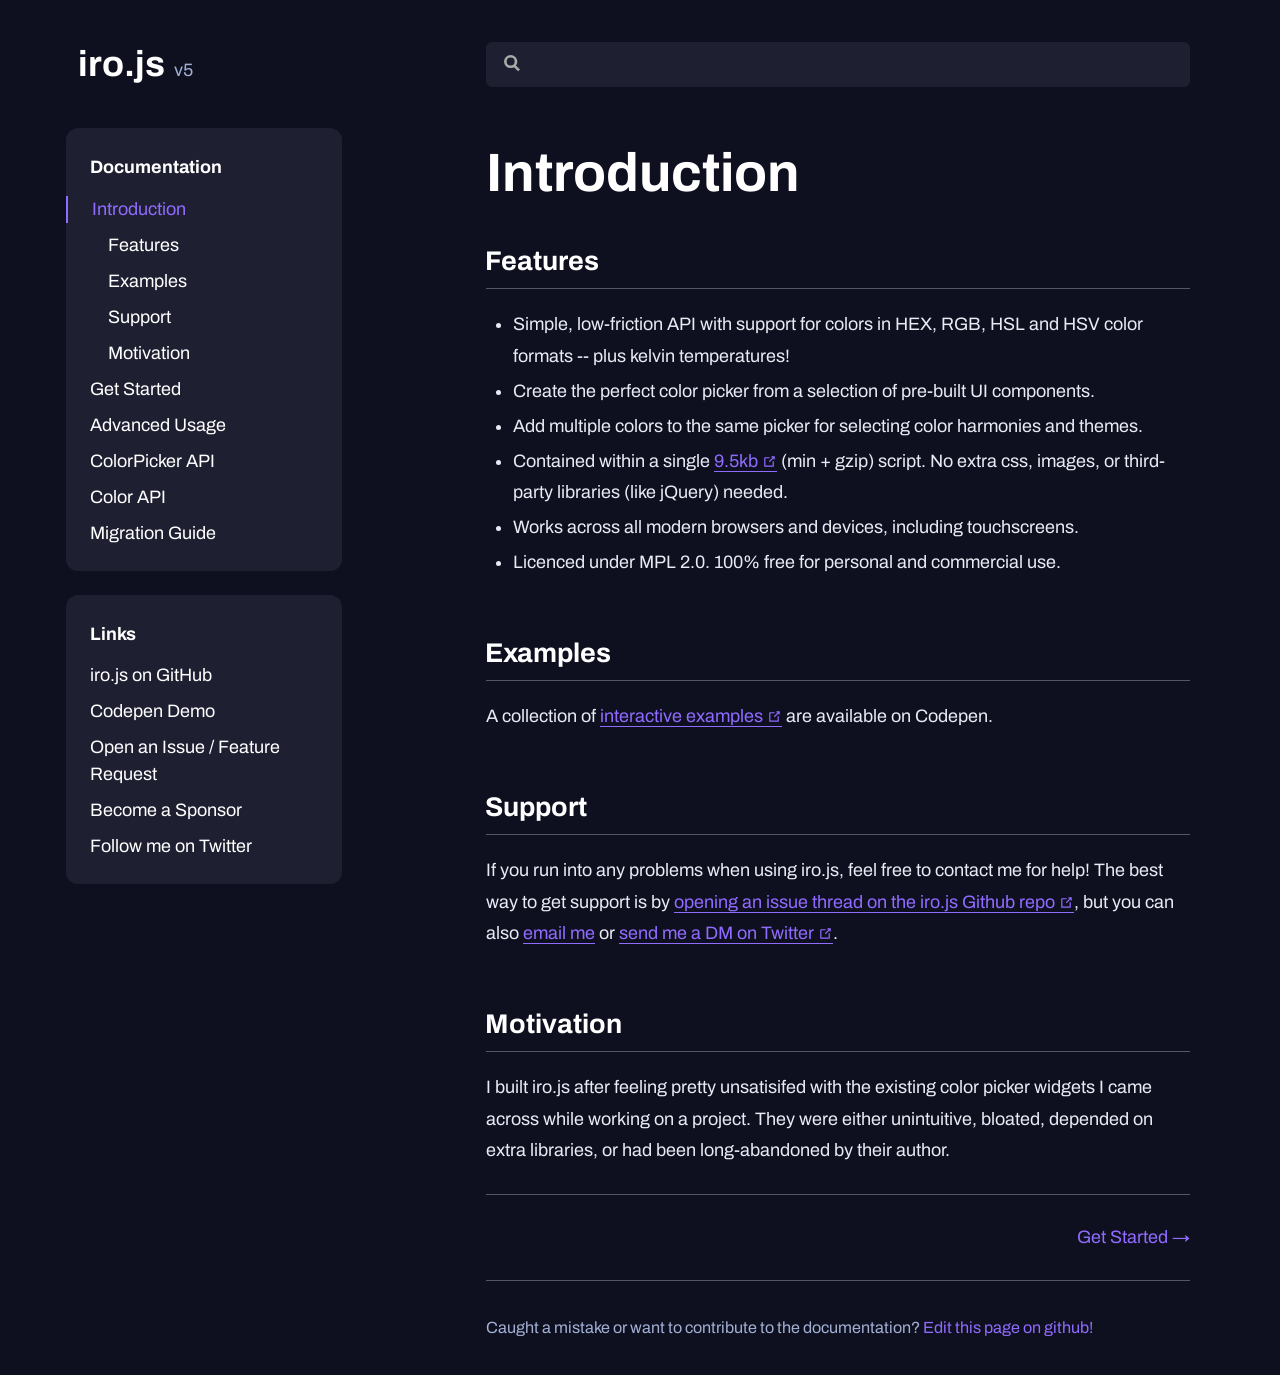
<file: introduction.html>
<!DOCTYPE html>
<html lang="en-US">
  <head>
    <meta charset="utf-8">
    <meta name="viewport" content="width=device-width,initial-scale=1">
    <title>Introduction | iro.js</title>
    <meta name="description" content="An HSV color picker widget for JavaScript, with a modern SVG-based user interface">
    <meta name="generator" content="VuePress 1.3.1">
    <link rel="icon" type="image/png" href="https://iro.js.org/assets/favicon.png?v=4">
  <meta name="twitter:card" content="summary_large_image">
  <meta property="og:type" content="website">
  <meta property="og:url" content="https://iro.js.org">
  <meta property="og:site_name" content="iro.js">
  <meta name="twitter:title" property="og:title" content="iro.js">
  <meta name="twitter:description" property="og:description" content="An HSV color picker widget for JavaScript, with a modern SVG-based user interface">
  <meta name="twitter:image" property="og:image" content="https://iro.js.org/assets/social.png">
  <meta name="twitter:image:width" property="og:image:width" content="800">
  <meta name="twitter:image:height" property="og:image:height" content="400">
    
    <link rel="preload" href="/assets/css/0.styles.35d8410a.css" as="style"><link rel="preload" href="/assets/js/app.20a2fe66.js" as="script"><link rel="preload" href="/assets/js/3.1129f1df.js" as="script"><link rel="preload" href="/assets/js/13.d23bf294.js" as="script"><link rel="prefetch" href="/assets/js/10.d5d7cf6d.js"><link rel="prefetch" href="/assets/js/11.cb6a06e9.js"><link rel="prefetch" href="/assets/js/12.17205b0a.js"><link rel="prefetch" href="/assets/js/14.0c702143.js"><link rel="prefetch" href="/assets/js/15.21596e4e.js"><link rel="prefetch" href="/assets/js/2.2cede4a7.js"><link rel="prefetch" href="/assets/js/4.5624eae7.js"><link rel="prefetch" href="/assets/js/5.87640b14.js"><link rel="prefetch" href="/assets/js/6.beb493e4.js"><link rel="prefetch" href="/assets/js/7.2d81c04d.js"><link rel="prefetch" href="/assets/js/8.a5d9a398.js"><link rel="prefetch" href="/assets/js/9.a510a3bc.js">
    <link rel="stylesheet" href="/assets/css/0.styles.35d8410a.css">
  </head>
  <body>
    <div id="app" data-server-rendered="true"><div class="Page"><div class="Sidebar"><header class="SidebarHeader"><a href="/" class="ProjectTitle router-link-active"><h1>iro.js <sub>v5</sub></h1></a> <div class="SidebarHeader__sidebarToggle"><span class="menuIcon"></span></div></header> <aside class="Menu SidebarBody"><div class="MenuPanel"><h6 class="MenuPanel__title">Documentation</h6> <div class="MenuItem MenuItem__active"><!----> <span class="MenuItem__link">
        Introduction
      </span> <ul class="MenuItem__subItemList"><li class="MenuItem__subItem"><a href="/introduction.html#features" class="MenuItem__subLink">Features</a></li><li class="MenuItem__subItem"><a href="/introduction.html#examples" class="MenuItem__subLink">Examples</a></li><li class="MenuItem__subItem"><a href="/introduction.html#support" class="MenuItem__subLink">Support</a></li><li class="MenuItem__subItem"><a href="/introduction.html#motivation" class="MenuItem__subLink">Motivation</a></li></ul></div><div class="MenuItem"><a href="/guide.html" class="MenuItem__link">
        Get Started
      </a> <!----> <!----></div><div class="MenuItem"><a href="/advanced.html" class="MenuItem__link">
        Advanced Usage
      </a> <!----> <!----></div><div class="MenuItem"><a href="/colorPicker_api.html" class="MenuItem__link">
        ColorPicker API
      </a> <!----> <!----></div><div class="MenuItem"><a href="/color_api.html" class="MenuItem__link">
        Color API
      </a> <!----> <!----></div><div class="MenuItem"><a href="/migrating.html" class="MenuItem__link">
        Migration Guide
      </a> <!----> <!----></div></div> <div class="MenuPanel"><h6 class="MenuPanel__title">Links</h6> <div class="MenuItem"><a href="https://github.com/jaames/iro.js" class="MenuItem__link">
        iro.js on GitHub
      </a></div><div class="MenuItem"><a href="https://codepen.io/rakujira/pen/WZOeNq?editors=0010" class="MenuItem__link">
        Codepen Demo
      </a></div><div class="MenuItem"><a href="https://github.com/jaames/iro.js/issues" class="MenuItem__link">
        Open an Issue / Feature Request
      </a></div><div class="MenuItem"><a href="https://github.com/sponsors/jaames" class="MenuItem__link">
        Become a Sponsor
      </a></div><div class="MenuItem"><a href="https://twitter.com/rakujira" class="MenuItem__link">
        Follow me on Twitter
      </a></div></div></aside></div> <main class="Content"><nav class="Navbar"><div class="search-box SearchBox"><input aria-label="Search" autocomplete="off" spellcheck="false" value=""> <!----></div></nav> <header class="ArticleHeader"><h1 class="ArticleHeader__title">
    Introduction
  </h1></header> <article class="Article"><div class="Markdown Markdown--invert-alt content__default"><h2 id="features"><a href="#features" class="header-anchor">#</a> Features</h2> <ul><li>Simple, low-friction API with support for colors in HEX, RGB, HSL and HSV color formats -- plus kelvin temperatures!</li> <li>Create the perfect color picker from a selection of pre-built UI components.</li> <li>Add multiple colors to the same picker for selecting color harmonies and themes.</li> <li>Contained within a single <a href="https://bundlephobia.com/result?p=@jaames/iro" target="_blank" rel="noopener noreferrer">9.5kb<svg xmlns="http://www.w3.org/2000/svg" aria-hidden="true" x="0px" y="0px" viewBox="0 0 100 100" width="15" height="15" class="icon outbound"><path fill="currentColor" d="M18.8,85.1h56l0,0c2.2,0,4-1.8,4-4v-32h-8v28h-48v-48h28v-8h-32l0,0c-2.2,0-4,1.8-4,4v56C14.8,83.3,16.6,85.1,18.8,85.1z"></path> <polygon fill="currentColor" points="45.7,48.7 51.3,54.3 77.2,28.5 77.2,37.2 85.2,37.2 85.2,14.9 62.8,14.9 62.8,22.9 71.5,22.9"></polygon></svg></a> (min + gzip) script. No extra css, images, or third-party libraries (like jQuery) needed.</li> <li>Works across all modern browsers and devices, including touchscreens.</li> <li>Licenced under MPL 2.0. 100% free for personal and commercial use.</li></ul> <h2 id="examples"><a href="#examples" class="header-anchor">#</a> Examples</h2> <p>A collection of <a href="https://codepen.io/collection/XQgGRB" target="_blank" rel="noopener noreferrer">interactive examples<svg xmlns="http://www.w3.org/2000/svg" aria-hidden="true" x="0px" y="0px" viewBox="0 0 100 100" width="15" height="15" class="icon outbound"><path fill="currentColor" d="M18.8,85.1h56l0,0c2.2,0,4-1.8,4-4v-32h-8v28h-48v-48h28v-8h-32l0,0c-2.2,0-4,1.8-4,4v56C14.8,83.3,16.6,85.1,18.8,85.1z"></path> <polygon fill="currentColor" points="45.7,48.7 51.3,54.3 77.2,28.5 77.2,37.2 85.2,37.2 85.2,14.9 62.8,14.9 62.8,22.9 71.5,22.9"></polygon></svg></a> are available on Codepen.</p> <h2 id="support"><a href="#support" class="header-anchor">#</a> Support</h2> <p>If you run into any problems when using iro.js, feel free to contact me for help! The best way to get support is by <a href="https://github.com/jaames/iro.js/issues" target="_blank" rel="noopener noreferrer">opening an issue thread on the iro.js Github repo<svg xmlns="http://www.w3.org/2000/svg" aria-hidden="true" x="0px" y="0px" viewBox="0 0 100 100" width="15" height="15" class="icon outbound"><path fill="currentColor" d="M18.8,85.1h56l0,0c2.2,0,4-1.8,4-4v-32h-8v28h-48v-48h28v-8h-32l0,0c-2.2,0-4,1.8-4,4v56C14.8,83.3,16.6,85.1,18.8,85.1z"></path> <polygon fill="currentColor" points="45.7,48.7 51.3,54.3 77.2,28.5 77.2,37.2 85.2,37.2 85.2,14.9 62.8,14.9 62.8,22.9 71.5,22.9"></polygon></svg></a>, but you can also <a href="mailto:irojs@jamesdaniel.dev">email me</a> or <a href="https://twitter.com/rakujira" target="_blank" rel="noopener noreferrer">send me a DM on Twitter<svg xmlns="http://www.w3.org/2000/svg" aria-hidden="true" x="0px" y="0px" viewBox="0 0 100 100" width="15" height="15" class="icon outbound"><path fill="currentColor" d="M18.8,85.1h56l0,0c2.2,0,4-1.8,4-4v-32h-8v28h-48v-48h28v-8h-32l0,0c-2.2,0-4,1.8-4,4v56C14.8,83.3,16.6,85.1,18.8,85.1z"></path> <polygon fill="currentColor" points="45.7,48.7 51.3,54.3 77.2,28.5 77.2,37.2 85.2,37.2 85.2,14.9 62.8,14.9 62.8,22.9 71.5,22.9"></polygon></svg></a>.</p> <h2 id="motivation"><a href="#motivation" class="header-anchor">#</a> Motivation</h2> <p>I built iro.js after feeling pretty unsatisifed with the existing color picker widgets I came across while working on a project. They were either unintuitive, bloated, depended on extra libraries, or had been long-abandoned by their author.</p></div></article> <footer class="ArticleFooter"><div class="ArticleNav"><!----> <a href="/guide.html" class="ArticleNav__next">Get Started →</a></div> <p class="ArticleFooter__editInfo">
    Caught a mistake or want to contribute to the documentation? <a href="https://github.com/jaames/iro.js/edit/master/docs/introduction.md" title="Edit page">Edit this page on github!</a></p></footer></main></div><div class="global-ui"></div></div>
    <script src="/assets/js/app.20a2fe66.js" defer></script><script src="/assets/js/3.1129f1df.js" defer></script><script src="/assets/js/13.d23bf294.js" defer></script>
  </body>
</html>
</file>
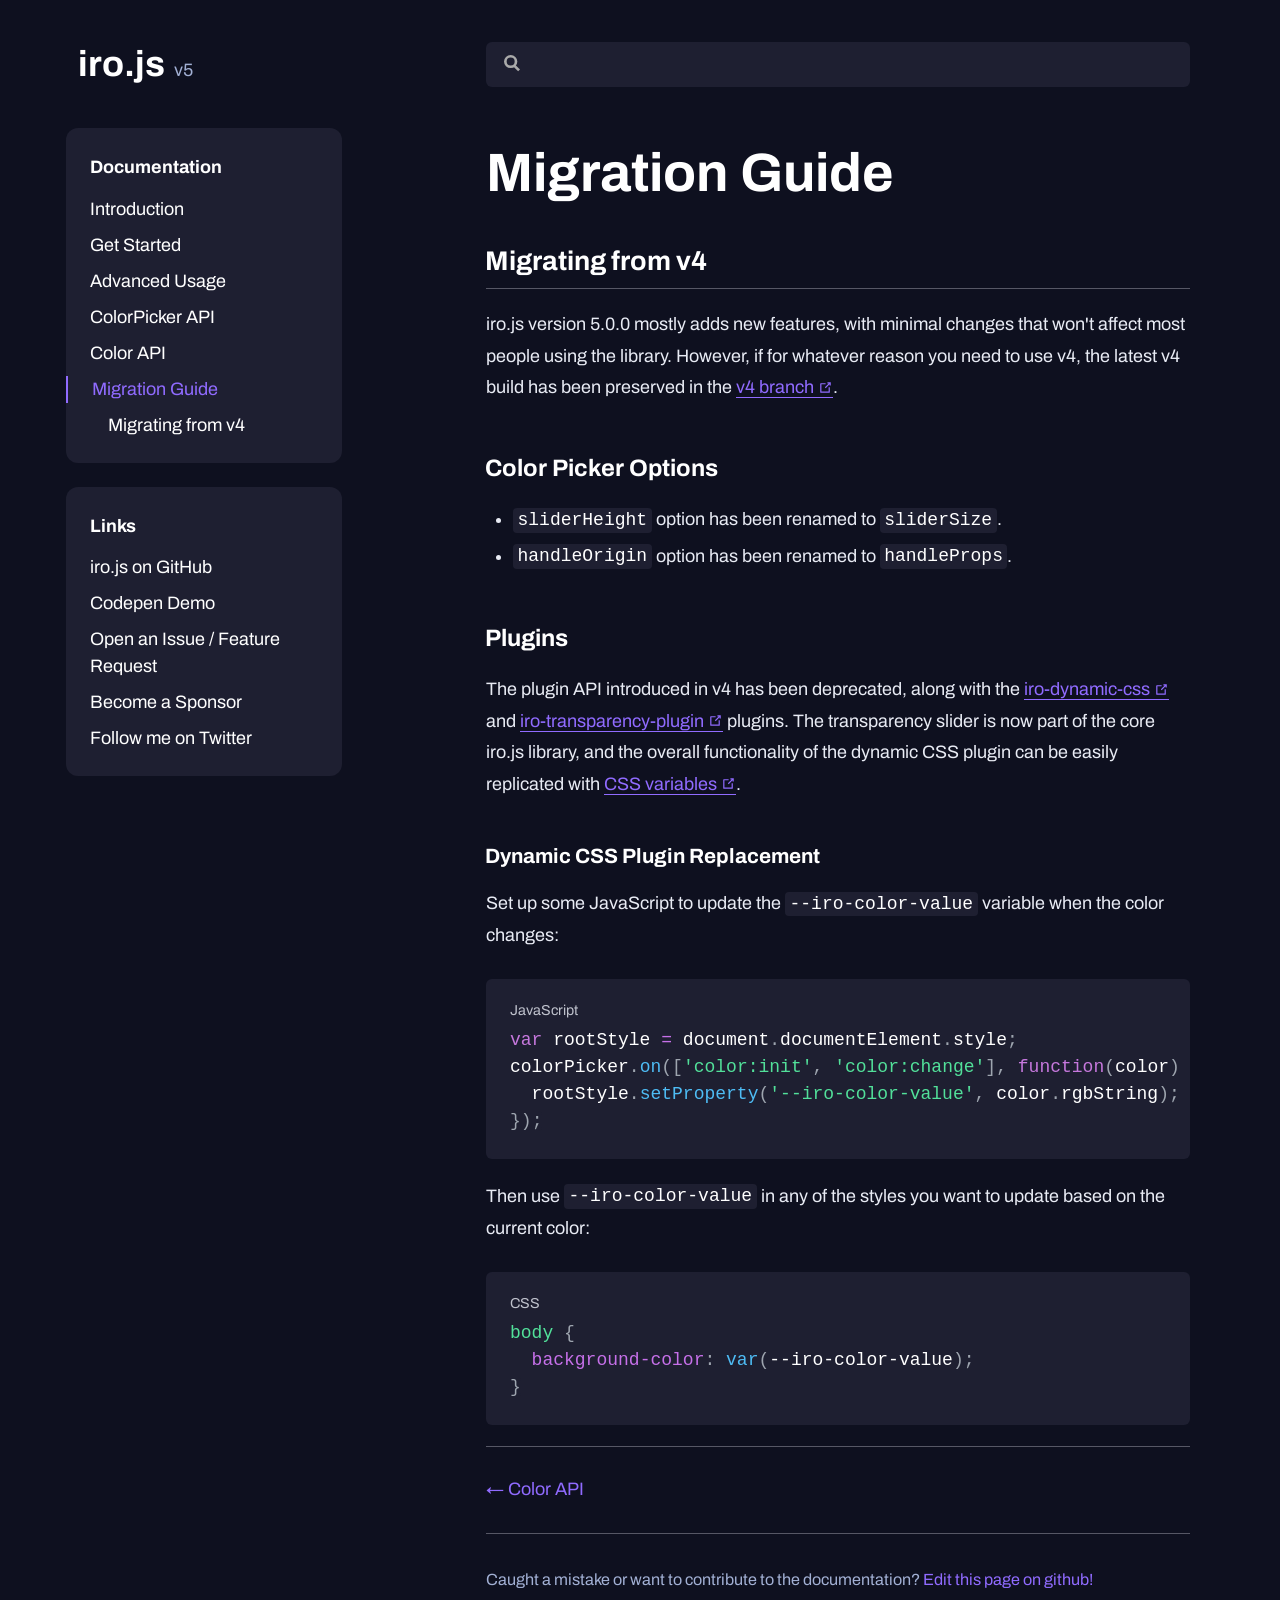
<file: migrating.html>
<!DOCTYPE html>
<html lang="en-US">
  <head>
    <meta charset="utf-8">
    <meta name="viewport" content="width=device-width,initial-scale=1">
    <title>Migration Guide | iro.js</title>
    <meta name="description" content="An HSV color picker widget for JavaScript, with a modern SVG-based user interface">
    <meta name="generator" content="VuePress 1.3.1">
    <link rel="icon" type="image/png" href="https://iro.js.org/assets/favicon.png?v=4">
  <meta name="twitter:card" content="summary_large_image">
  <meta property="og:type" content="website">
  <meta property="og:url" content="https://iro.js.org">
  <meta property="og:site_name" content="iro.js">
  <meta name="twitter:title" property="og:title" content="iro.js">
  <meta name="twitter:description" property="og:description" content="An HSV color picker widget for JavaScript, with a modern SVG-based user interface">
  <meta name="twitter:image" property="og:image" content="https://iro.js.org/assets/social.png">
  <meta name="twitter:image:width" property="og:image:width" content="800">
  <meta name="twitter:image:height" property="og:image:height" content="400">
    
    <link rel="preload" href="/assets/css/0.styles.35d8410a.css" as="style"><link rel="preload" href="/assets/js/app.20a2fe66.js" as="script"><link rel="preload" href="/assets/js/3.1129f1df.js" as="script"><link rel="preload" href="/assets/js/14.0c702143.js" as="script"><link rel="prefetch" href="/assets/js/10.d5d7cf6d.js"><link rel="prefetch" href="/assets/js/11.cb6a06e9.js"><link rel="prefetch" href="/assets/js/12.17205b0a.js"><link rel="prefetch" href="/assets/js/13.d23bf294.js"><link rel="prefetch" href="/assets/js/15.21596e4e.js"><link rel="prefetch" href="/assets/js/2.2cede4a7.js"><link rel="prefetch" href="/assets/js/4.5624eae7.js"><link rel="prefetch" href="/assets/js/5.87640b14.js"><link rel="prefetch" href="/assets/js/6.beb493e4.js"><link rel="prefetch" href="/assets/js/7.2d81c04d.js"><link rel="prefetch" href="/assets/js/8.a5d9a398.js"><link rel="prefetch" href="/assets/js/9.a510a3bc.js">
    <link rel="stylesheet" href="/assets/css/0.styles.35d8410a.css">
  </head>
  <body>
    <div id="app" data-server-rendered="true"><div class="Page"><div class="Sidebar"><header class="SidebarHeader"><a href="/" class="ProjectTitle router-link-active"><h1>iro.js <sub>v5</sub></h1></a> <div class="SidebarHeader__sidebarToggle"><span class="menuIcon"></span></div></header> <aside class="Menu SidebarBody"><div class="MenuPanel"><h6 class="MenuPanel__title">Documentation</h6> <div class="MenuItem"><a href="/introduction.html" class="MenuItem__link">
        Introduction
      </a> <!----> <!----></div><div class="MenuItem"><a href="/guide.html" class="MenuItem__link">
        Get Started
      </a> <!----> <!----></div><div class="MenuItem"><a href="/advanced.html" class="MenuItem__link">
        Advanced Usage
      </a> <!----> <!----></div><div class="MenuItem"><a href="/colorPicker_api.html" class="MenuItem__link">
        ColorPicker API
      </a> <!----> <!----></div><div class="MenuItem"><a href="/color_api.html" class="MenuItem__link">
        Color API
      </a> <!----> <!----></div><div class="MenuItem MenuItem__active"><!----> <span class="MenuItem__link">
        Migration Guide
      </span> <ul class="MenuItem__subItemList"><li class="MenuItem__subItem"><a href="/migrating.html#migrating-from-v4" class="MenuItem__subLink">Migrating from v4</a></li><!----><!----></ul></div></div> <div class="MenuPanel"><h6 class="MenuPanel__title">Links</h6> <div class="MenuItem"><a href="https://github.com/jaames/iro.js" class="MenuItem__link">
        iro.js on GitHub
      </a></div><div class="MenuItem"><a href="https://codepen.io/rakujira/pen/WZOeNq?editors=0010" class="MenuItem__link">
        Codepen Demo
      </a></div><div class="MenuItem"><a href="https://github.com/jaames/iro.js/issues" class="MenuItem__link">
        Open an Issue / Feature Request
      </a></div><div class="MenuItem"><a href="https://github.com/sponsors/jaames" class="MenuItem__link">
        Become a Sponsor
      </a></div><div class="MenuItem"><a href="https://twitter.com/rakujira" class="MenuItem__link">
        Follow me on Twitter
      </a></div></div></aside></div> <main class="Content"><nav class="Navbar"><div class="search-box SearchBox"><input aria-label="Search" autocomplete="off" spellcheck="false" value=""> <!----></div></nav> <header class="ArticleHeader"><h1 class="ArticleHeader__title">
    Migration Guide
  </h1></header> <article class="Article"><div class="Markdown Markdown--invert-alt content__default"><h2 id="migrating-from-v4"><a href="#migrating-from-v4" class="header-anchor">#</a> Migrating from v4</h2> <p>iro.js version 5.0.0 mostly adds new features, with minimal changes that won't affect most people using the library. However, if for whatever reason you need to use v4, the latest v4 build has been preserved in the <a href="https://github.com/jaames/iro.js/tree/v4" target="_blank" rel="noopener noreferrer">v4 branch<svg xmlns="http://www.w3.org/2000/svg" aria-hidden="true" x="0px" y="0px" viewBox="0 0 100 100" width="15" height="15" class="icon outbound"><path fill="currentColor" d="M18.8,85.1h56l0,0c2.2,0,4-1.8,4-4v-32h-8v28h-48v-48h28v-8h-32l0,0c-2.2,0-4,1.8-4,4v56C14.8,83.3,16.6,85.1,18.8,85.1z"></path> <polygon fill="currentColor" points="45.7,48.7 51.3,54.3 77.2,28.5 77.2,37.2 85.2,37.2 85.2,14.9 62.8,14.9 62.8,22.9 71.5,22.9"></polygon></svg></a>.</p> <h3 id="color-picker-options"><a href="#color-picker-options" class="header-anchor">#</a> Color Picker Options</h3> <ul><li><code>sliderHeight</code> option has been renamed to <code>sliderSize</code>.</li> <li><code>handleOrigin</code> option has been renamed to <code>handleProps</code>.</li></ul> <h3 id="plugins"><a href="#plugins" class="header-anchor">#</a> Plugins</h3> <p>The plugin API introduced in v4 has been deprecated, along with the <a href="https://github.com/irojs/iro-dynamic-css" target="_blank" rel="noopener noreferrer">iro-dynamic-css<svg xmlns="http://www.w3.org/2000/svg" aria-hidden="true" x="0px" y="0px" viewBox="0 0 100 100" width="15" height="15" class="icon outbound"><path fill="currentColor" d="M18.8,85.1h56l0,0c2.2,0,4-1.8,4-4v-32h-8v28h-48v-48h28v-8h-32l0,0c-2.2,0-4,1.8-4,4v56C14.8,83.3,16.6,85.1,18.8,85.1z"></path> <polygon fill="currentColor" points="45.7,48.7 51.3,54.3 77.2,28.5 77.2,37.2 85.2,37.2 85.2,14.9 62.8,14.9 62.8,22.9 71.5,22.9"></polygon></svg></a> and <a href="https://github.com/irojs/iro-transparency-plugin" target="_blank" rel="noopener noreferrer">iro-transparency-plugin<svg xmlns="http://www.w3.org/2000/svg" aria-hidden="true" x="0px" y="0px" viewBox="0 0 100 100" width="15" height="15" class="icon outbound"><path fill="currentColor" d="M18.8,85.1h56l0,0c2.2,0,4-1.8,4-4v-32h-8v28h-48v-48h28v-8h-32l0,0c-2.2,0-4,1.8-4,4v56C14.8,83.3,16.6,85.1,18.8,85.1z"></path> <polygon fill="currentColor" points="45.7,48.7 51.3,54.3 77.2,28.5 77.2,37.2 85.2,37.2 85.2,14.9 62.8,14.9 62.8,22.9 71.5,22.9"></polygon></svg></a> plugins. The transparency slider is now part of the core iro.js library, and the overall functionality of the dynamic CSS plugin can be easily replicated with <a href="https://developer.mozilla.org/en-US/docs/Web/CSS/Using_CSS_custom_properties" target="_blank" rel="noopener noreferrer">CSS variables<svg xmlns="http://www.w3.org/2000/svg" aria-hidden="true" x="0px" y="0px" viewBox="0 0 100 100" width="15" height="15" class="icon outbound"><path fill="currentColor" d="M18.8,85.1h56l0,0c2.2,0,4-1.8,4-4v-32h-8v28h-48v-48h28v-8h-32l0,0c-2.2,0-4,1.8-4,4v56C14.8,83.3,16.6,85.1,18.8,85.1z"></path> <polygon fill="currentColor" points="45.7,48.7 51.3,54.3 77.2,28.5 77.2,37.2 85.2,37.2 85.2,14.9 62.8,14.9 62.8,22.9 71.5,22.9"></polygon></svg></a>.</p> <h4 id="dynamic-css-plugin-replacement"><a href="#dynamic-css-plugin-replacement" class="header-anchor">#</a> Dynamic CSS Plugin Replacement</h4> <p>Set up some JavaScript to update the <code>--iro-color-value</code> variable when the color changes:</p> <div class="language-js extra-class"><pre class="language-js"><code><span class="token keyword">var</span> rootStyle <span class="token operator">=</span> document<span class="token punctuation">.</span>documentElement<span class="token punctuation">.</span>style<span class="token punctuation">;</span>
colorPicker<span class="token punctuation">.</span><span class="token function">on</span><span class="token punctuation">(</span><span class="token punctuation">[</span><span class="token string">'color:init'</span><span class="token punctuation">,</span> <span class="token string">'color:change'</span><span class="token punctuation">]</span><span class="token punctuation">,</span> <span class="token keyword">function</span><span class="token punctuation">(</span><span class="token parameter">color</span><span class="token punctuation">)</span> <span class="token punctuation">{</span>
  rootStyle<span class="token punctuation">.</span><span class="token function">setProperty</span><span class="token punctuation">(</span><span class="token string">'--iro-color-value'</span><span class="token punctuation">,</span> color<span class="token punctuation">.</span>rgbString<span class="token punctuation">)</span><span class="token punctuation">;</span>
<span class="token punctuation">}</span><span class="token punctuation">)</span><span class="token punctuation">;</span>
</code></pre></div><p>Then use <code>--iro-color-value</code> in any of the styles you want to update based on the current color:</p> <div class="language-css extra-class"><pre class="language-css"><code><span class="token selector">body</span> <span class="token punctuation">{</span>
  <span class="token property">background-color</span><span class="token punctuation">:</span> <span class="token function">var</span><span class="token punctuation">(</span>--iro-color-value<span class="token punctuation">)</span><span class="token punctuation">;</span>
<span class="token punctuation">}</span>
</code></pre></div></div></article> <footer class="ArticleFooter"><div class="ArticleNav"><a href="/color_api.html" class="ArticleNav__prev">← Color API</a> <!----></div> <p class="ArticleFooter__editInfo">
    Caught a mistake or want to contribute to the documentation? <a href="https://github.com/jaames/iro.js/edit/master/docs/migrating.md" title="Edit page">Edit this page on github!</a></p></footer></main></div><div class="global-ui"></div></div>
    <script src="/assets/js/app.20a2fe66.js" defer></script><script src="/assets/js/3.1129f1df.js" defer></script><script src="/assets/js/14.0c702143.js" defer></script>
  </body>
</html>
</file>
<file: assets/css/0.styles.35d8410a.css>
@import url(https://fonts.googleapis.com/css?family=Archivo:400,700);.icon.outbound{color:#aaa;display:inline-block;vertical-align:middle;position:relative;top:-1px}.FeatureHighlight[data-v-5693fc1c]{display:flex;flex-direction:column;padding-top:5rem;padding-bottom:5rem;align-items:center}.FeatureHighlight[data-v-5693fc1c]:last-child{padding-bottom:0}.FeatureHighlight__title[data-v-5693fc1c]{font-size:1.25rem;margin-bottom:18px}.FeatureHighlight__main[data-v-5693fc1c]{flex:1;display:flex;flex-direction:column;align-items:center;text-align:center;max-width:420px;width:100%;margin:0 auto}.FeatureHighlight__main h3[data-v-5693fc1c]{margin-bottom:1em}.FeatureHighlight__secondary[data-v-5693fc1c]{padding-top:3rem;max-width:100%}@media (min-width:64em){.FeatureHighlight[data-v-5693fc1c]{width:100%;max-width:960px;display:flex;flex-direction:row}.FeatureHighlight__main[data-v-5693fc1c]{flex:1;max-width:100%;margin-right:5%;display:default;text-align:left;align-items:flex-start}.FeatureHighlight__secondary[data-v-5693fc1c]{padding:0;flex:1;display:flex;justify-content:flex-end}.FeatureHighlight.FeatureHighlight--reverse[data-v-5693fc1c]{flex-direction:row-reverse}.FeatureHighlight.FeatureHighlight--reverse .FeatureHighlight__secondary[data-v-5693fc1c]{justify-content:flex-start}.FeatureHighlight.FeatureHighlight--reverse .FeatureHighlight__main[data-v-5693fc1c]{margin-right:0;margin-left:5%}}.FeatureHighlight.FeatureHighlight--column[data-v-5693fc1c]{display:block;text-align:left}.FeatureHighlight.FeatureHighlight--column .FeatureHighlight__main[data-v-5693fc1c],.FeatureHighlight.FeatureHighlight--column .FeatureHighlight__secondary[data-v-5693fc1c]{margin:0 auto}.FeatureHighlight.FeatureHighlight--column .FeatureHighlight__main[data-v-5693fc1c]{align-items:center;margin-bottom:1em}.FeatureHighlight.FeatureHighlight--column .FeatureHighlight__secondary[data-v-5693fc1c]{justify-content:normal}@media (max-width:28em){.Tutorial[data-v-63c8bf1b]{margin:0 -12px}}.Tutorial__body[data-v-63c8bf1b]{font-size:18px;color:#d1d8ea;background-color:#1e1f31;border-radius:12px;padding:24px;margin-top:32px}@media (max-width:28em){.Tutorial__body[data-v-63c8bf1b]{border-radius:0;padding:12px}}.TabGroup[data-v-63c8bf1b]{width:320px;margin:0 auto;display:flex;list-style-type:none;background-color:#1e1f31;border-radius:12px;padding:12px 0}.TabGroup__item[data-v-63c8bf1b]{flex:1;position:relative;text-align:center;color:#a2b0d4;border-right:1px solid rgba(162,176,212,.75);cursor:pointer}.TabGroup__item[data-v-63c8bf1b]:last-of-type{border:0}.TabGroup__item.TabGroup__item--active[data-v-63c8bf1b]{color:#fff}.TabGroup__item.TabGroup__item--active[data-v-63c8bf1b]:after{content:" ";display:block;width:16px;height:16px;position:absolute;bottom:-52px;left:50%;transform:translateX(-50%) rotate(45deg);background:#1e1f31}.Tutorial .header-anchor[data-v-63c8bf1b]{display:none}.Menu a{color:#fff}.MenuPanel{border-radius:12px;padding:12px;margin-bottom:12px;color:#fff;background:#1e1f31}@media (min-width:64em){.MenuPanel{padding:24px;margin-bottom:24px}}.MenuPanel__title{margin-bottom:12px}.MenuItem__subItemList{margin-left:1em}.MenuItem__link,.MenuItem__subLink{color:#fff}.MenuItem__active .MenuItem__link{display:inline-block;margin-left:-24px;padding-left:24px;color:#906bff;border-left:2px solid #906bff}.MenuItem__active .MenuItem__link:last-child{margin-bottom:0}.MenuItem,.MenuItem__subItem{margin:.5em 0;line-height:1.5}.MenuItem,.MenuItem__subItem:last-child{margin-bottom:0}.search-box{display:inline-block;position:relative;margin-right:1rem}.search-box input{cursor:text;width:10rem;height:2rem;color:#4e6e8e;display:inline-block;border:1px solid #cfd4db;border-radius:2rem;font-size:.9rem;line-height:2rem;padding:0 .5rem 0 2rem;outline:none;transition:all .2s ease;background:#fff url(/assets/img/search.83621669.svg) .6rem .5rem no-repeat;background-size:1rem}.search-box input:focus{cursor:auto;border-color:#3eaf7c}.search-box .suggestions{background:#fff;width:20rem;position:absolute;top:1.5rem;border:1px solid #cfd4db;border-radius:6px;padding:.4rem;list-style-type:none}.search-box .suggestions.align-right{right:0}.search-box .suggestion{line-height:1.4;padding:.4rem .6rem;border-radius:4px;cursor:pointer}.search-box .suggestion a{white-space:normal;color:#5d82a6}.search-box .suggestion a .page-title{font-weight:600}.search-box .suggestion a .header{font-size:.9em;margin-left:.25em}.search-box .suggestion.focused{background-color:#f3f4f5}.search-box .suggestion.focused a{color:#3eaf7c}@media (max-width:959px){.search-box input{cursor:pointer;width:0;border-color:transparent;position:relative}.search-box input:focus{cursor:text;left:0;width:10rem}}@media (-ms-high-contrast:none){.search-box input{height:2rem}}@media (max-width:959px) and (min-width:719px){.search-box .suggestions{left:0}}@media (max-width:719px){.search-box{margin-right:0}.search-box input{left:1rem}.search-box .suggestions{right:0}}@media (max-width:419px){.search-box .suggestions{width:calc(100vw - 4rem)}.search-box input:focus{width:8rem}}.Navbar{display:flex;align-items:center;padding:12px 0}@media (min-width:64em){.Navbar{height:128px;padding:0}}.SearchBox{width:100%;display:block;margin:0}.SearchBox input{font-size:1em;color:#fff;background-color:#1e1f31;border:0;border-radius:6px;width:100%!important;height:2.5em;background-position:1em;left:0!important;padding:0 0 0 2.5em}.SearchBox input.focused{border-bottom-left-radius:0;border-bottom-right-radius:0}.SearchBox .suggestions{color:#fff;background-color:#1e1f31;border-radius:0;border-bottom-left-radius:6px;border-bottom-right-radius:6px;left:0;right:0;top:100%;width:100%;border:0}.SearchBox .suggestions a{color:#fff}.SearchBox .suggestions .suggestion.focused{background:#0e101f}.SearchBox .suggestions .suggestion.focused a{color:#906bff}.ArticleHeader{padding-top:.25em}.ArticleNav{display:flex;border-color:#565765;border-style:solid;border-width:1px 0;padding:1.5em 0}.ArticleNav__prev{margin-right:auto}.ArticleNav__next{margin-left:auto}.ArticleFooter__editInfo{font-size:.9em;color:#a2b0d4;padding:2em 0}@-ms-viewport{width:device-width}a,abbr,acronym,address,applet,article,aside,audio,b,big,blockquote,body,canvas,caption,center,cite,code,dd,del,details,dfn,div,dl,dt,em,embed,fieldset,figcaption,figure,footer,form,h1,h2,h3,h4,h5,h6,header,hgroup,html,i,iframe,img,ins,kbd,label,legend,li,main,mark,menu,nav,object,ol,output,p,pre,q,ruby,s,samp,section,small,span,strike,strong,sub,summary,sup,table,tbody,td,tfoot,th,thead,time,tr,tt,u,ul,var,video{margin:0;padding:0;border:0;font-size:100%;font:inherit;vertical-align:baseline}article,aside,details,figcaption,figure,footer,header,hgroup,main,menu,nav,section,summary{display:block}*,:after,:before{box-sizing:inherit}html{box-sizing:border-box;touch-action:manipulation;-webkit-text-size-adjust:100%;-ms-text-size-adjust:100%;-ms-overflow-style:scrollbar;-webkit-tap-highlight-color:rgba(0,0,0,0)}body{line-height:1;font-family:sans-serif;text-align:left}ol,ul{list-style:none}blockquote,q{quotes:none}blockquote:after,blockquote:before,q:after,q:before{content:"";content:none}table{border-collapse:collapse;border-spacing:0}caption{caption-side:bottom}th{text-align:inherit}hr{box-sizing:content-box;height:0;overflow:visible}code,kbd,pre,samp{font-family:monospace,monospace}pre{overflow:auto;-ms-overflow-style:scrollbar}a{background-color:transparent;-webkit-text-decoration-skip:objects}abbr[title]{border-bottom:none;text-decoration:underline;-webkit-text-decoration:underline dotted;text-decoration:underline dotted;cursor:help;-webkit-text-decoration-skip-ink:none;text-decoration-skip-ink:none}b,strong{font-weight:bolder}small{font-size:80%}sub,sup{position:relative;font-size:75%;line-height:0}sub{bottom:-.25em}sup{top:-.5em}img{border-style:none}svg:not(:root){overflow:hidden}button{border-radius:0}button:focus{outline:1px dotted;outline:5px auto -webkit-focus-ring-color}button,input,optgroup,select,textarea{margin:0;font-family:inherit;font-size:inherit;line-height:inherit}[type=button],[type=reset],[type=submit],button{-webkit-appearance:button}input[type=date],input[type=datetime-local],input[type=month],input[type=time]{-webkit-appearance:listbox}textarea{resize:vertical}button,input{overflow:visible}button,select{text-transform:none}[type=button]::-moz-focus-inner,[type=reset]::-moz-focus-inner,[type=submit]::-moz-focus-inner,button::-moz-focus-inner{border-style:none;padding:0}input[type=checkbox],input[type=radio]{box-sizing:border-box;padding:0}[tabindex="-1"]:focus{outline:0!important}fieldset{min-width:0}legend{max-width:100%;white-space:normal;color:inherit;display:block}progress{vertical-align:baseline}textarea{overflow:auto}[type=checkbox],[type=radio]{box-sizing:border-box;padding:0}[type=number]::-webkit-inner-spin-button,[type=number]::-webkit-outer-spin-button{height:auto}[type=search]{-webkit-appearance:textfield;outline-offset:-2px}[type=search]::-webkit-search-cancel-button,[type=search]::-webkit-search-decoration{-webkit-appearance:none}::-webkit-file-upload-button{-webkit-appearance:button;font:inherit}output{display:inline-block}[hidden],template{display:none}.Markdown h1,.Markdown h2,.Markdown h3,.Markdown h4{margin-top:2em;margin-bottom:.75em}.Markdown h1:first-child,.Markdown h2:first-child,.Markdown h3:first-child,.Markdown h4:first-child{margin-top:0}.Markdown h1 .header-anchor,.Markdown h2 .header-anchor,.Markdown h3 .header-anchor,.Markdown h4 .header-anchor,.Markdown h5 .header-anchor,.Markdown h6 .header-anchor{font-size:.8em;vertical-align:baseline;margin-left:-.9em;border-bottom:0;text-decoration:none;opacity:0}.Markdown h1:hover .header-anchor,.Markdown h2:hover .header-anchor,.Markdown h3:hover .header-anchor,.Markdown h4:hover .header-anchor,.Markdown h5:hover .header-anchor,.Markdown h6:hover .header-anchor{opacity:1}.Markdown h2{padding-bottom:.25em;border-bottom:1px solid #a7aaad}.Markdown a{border-bottom:1px solid}.Markdown p{margin-bottom:1.5em}.Markdown hr{width:100%;margin:0;border:none;border-bottom:1px solid #a7aaad}.Markdown dl,.Markdown ol,.Markdown ul{margin-bottom:1.5em;padding-left:1.5em}.Markdown ul ul{margin-top:.75em}.Markdown ul{list-style-type:disc}.Markdown li{word-wrap:break-all}.Markdown li>p{margin-top:1.25em}.Markdown li+li{margin-top:.2em}.Markdown code,.Markdown pre{padding:.125em .25em;border-radius:4px}.Markdown pre{border-radius:6px;word-wrap:normal}.Markdown pre code{padding:0}.Markdown table{width:100%;margin-bottom:1.5em;overflow:hidden;border-collapse:collapse;border-spacing:2px}.Markdown thead{color:#7c7c7c}.Markdown td,.Markdown th{padding:1rem .6rem;text-align:left;border-bottom:1px solid #eceff3}.Markdown td:first-child,.Markdown th:first-child{padding-left:0}.Markdown td:last-child,.Markdown th:last-child{padding-right:0}.Markdown div[class*=language-]{margin:1.2em 0;position:relative;border-radius:6px}.Markdown pre[class*=language-]{padding:3rem 1.5rem 1.5rem;overflow:auto}.Markdown pre[class*=language-]:before{font-family:Archivo,-apple-system,BlinkMacSystemFont,Segoe UI,Roboto,Oxygen,Ubuntu,Cantarell,Fira Sans,Droid Sans,Helvetica Neue,sans-serif;color:currentColor;opacity:.8;position:absolute;top:1.5rem;left:1.5rem;text-align:right;font-size:.8em;line-height:1em;height:3rem}.Markdown pre.language-bash:before{content:"Shell"}.Markdown pre.language-js:before{content:"JavaScript"}.Markdown pre.language-css:before{content:"CSS"}.Markdown pre.language-html:before{content:"HTML"}.Markdown pre.language-svg:before{content:"SVG"}.Markdown.Markdown--invert{color:#d1d8ea}.Markdown.Markdown--invert h1,.Markdown.Markdown--invert h2,.Markdown.Markdown--invert h3,.Markdown.Markdown--invert h4,.Markdown.Markdown--invert h5,.Markdown.Markdown--invert h6{color:#fff}.Markdown.Markdown--invert h2,.Markdown.Markdown--invert hr,.Markdown.Markdown--invert td,.Markdown.Markdown--invert th{border-bottom:1px solid #a2b0d4}.Markdown.Markdown--invert code{background:#0e101f;color:inherit}.Markdown.Markdown--invert thead{color:#a2b0d4}.Markdown.Markdown--invert-alt{color:#e8ebf4}.Markdown.Markdown--invert-alt h1,.Markdown.Markdown--invert-alt h2,.Markdown.Markdown--invert-alt h3,.Markdown.Markdown--invert-alt h4,.Markdown.Markdown--invert-alt h5,.Markdown.Markdown--invert-alt h6{color:#fff}.Markdown.Markdown--invert-alt h2,.Markdown.Markdown--invert-alt hr,.Markdown.Markdown--invert-alt td,.Markdown.Markdown--invert-alt th{border-bottom:1px solid #565765}.Markdown.Markdown--invert-alt :not(pre)>code[class*=language-],.Markdown.Markdown--invert-alt pre[class*=language-]{background:#1e1f31;color:inherit}.Markdown.Markdown--invert-alt code{background:#1e1f31;color:#fff}.Markdown.Markdown--invert-alt thead{color:#fff}code[class*=language-],pre[class*=language-]{color:#eef4fd;background:#0e101f;text-align:left;white-space:pre;word-spacing:normal;word-break:normal;word-wrap:normal;line-height:1.5;-moz-tab-size:4;-o-tab-size:4;tab-size:4;-webkit-hyphens:none;-ms-hyphens:none;hyphens:none}pre[class*=language-] code{color:#eef4fd;background:inherit}:not(pre)>code[class*=language-],pre[class*=language-]{background:#0e101f}:not(pre)>code[class*=language-]{border-radius:4px;white-space:normal}.token.cdata,.token.comment,.token.doctype,.token.prolog{color:#9fa7b4}.token.punctuation{color:#9ea5af}.namespace{opacity:.7}.token.constant,.token.deleted,.token.property,.token.symbol,.token.tag{color:#c670e9}.token.boolean,.token.number{color:#ee7261}.token.attr-name,.token.builtin,.token.char,.token.inserted,.token.selector,.token.string{color:#52e09a}.language-css .token.string,.style .token.string,.token.entity,.token.operator,.token.url,.token.variable{color:#c670e9}.token.atrule,.token.attr-value,.token.function{color:#4ebcf4}.token.keyword{color:#c678dd}.token.important,.token.regex{color:#eb6f1d}.token.bold,.token.important{font-weight:700}.token.italic{font-style:italic}.token.entity{cursor:help}.icon{vertical-align:text-top;color:inherit!important;margin-left:.2em}.logo ellipse,.logo path{fill:none;stroke:#fff;stroke-width:2px;stroke-linecap:round;stroke-linejoin:round;vector-effect:non-scaling-stroke}.menuIcon{position:relative;margin:8px 0}.menuIcon,.menuIcon:after,.menuIcon:before{transition:background-color,transform .2s ease;background-color:#906bff;display:block;width:24px;height:2px}.menuIcon:after,.menuIcon:before{position:absolute;content:""}.menuIcon:before{top:-8px}.menuIcon:after{top:8px}.menuIcon.menuIcon--active{background-color:transparent}.menuIcon.menuIcon--active:before{transform:translateY(8px) rotate(45deg)}.menuIcon.menuIcon--active:after{transform:translateY(-8px) rotate(-45deg)}.custom-block{background:#906bff;color:#fff;padding:1.5rem;margin:1.2rem 0;border-radius:6px}.custom-block p{margin:0}.custom-block a{color:#fff}.custom-block .custom-block-title{font-weight:700;margin-bottom:.5rem}.notfound{color:#fff;background:#0e101f;display:flex;flex-direction:column;justify-content:center;align-items:center;width:100vw;height:100vh}.notfound h1{color:var(--bgcolor,#fff);font-size:3em;margin:0}.notfound .subtitle{margin-bottom:2em}.notfound .linkgroup{margin-top:2rem}.notfound .link{margin:0 .5rem}body,html{color:#141414;background:#0e101f}body{font-family:Archivo,-apple-system,BlinkMacSystemFont,Segoe UI,Roboto,Oxygen,Ubuntu,Cantarell,Fira Sans,Droid Sans,Helvetica Neue,sans-serif;font-size:16px;line-height:1.75;font-smoothing:antialiased;text-rendering:optimizeLegibility;-webkit-font-smoothing:antialiased;-webkit-text-rendering:optimizeLegibility;-moz-font-smoothing:antialiased;-moz-text-rendering:optimizeLegibility}@media (min-width:75em){body{font-size:18px}}body:after,body:before{content:"";display:table;clear:both}body.no-scroll{overflow-y:hidden;height:100%}a{color:#906bff;text-decoration:none;cursor:pointer}a:hover{color:#8284ff}h1,h2,h3,h4,h5{font-weight:700;margin-bottom:.5em;line-height:1.5}h1{font-size:3em}h2{font-size:1.5em}h3{font-size:1.32em}h4{font-size:1.15em}h5{font-size:1.05em}h6{font-weight:700}code{color:#141414;background:#eceff3}em,i{font-style:italic}@media (min-width:64em){.container{display:flex}}.Hero,.Section{width:100%;padding:0 12px;margin:0 auto}@media (min-width:64em){.Hero,.Section{max-width:860px}}@media (min-width:75em){.Hero,.Section{max-width:960px}}.Home{margin:8px;border-radius:8px;color:#fff;background:#0e101f;border-radius:16px;box-shadow:0 10px 15px -5px rgba(32,32,64,.25);z-index:100;overflow:hidden;position:relative;transform:translateZ(0);-webkit-transform:translateZ(0)}@media (min-width:64em){.Home{margin:32px}}.Home h2,.Home h3{background:linear-gradient(45deg,#fff,#a2b0d4);-webkit-background-clip:text;background-clip:text;-webkit-text-fill-color:transparent}.GithubCorner{position:absolute;top:-10px;right:-10px;transition:transform .2s;display:block;width:130px;height:130px}.GithubCorner .GithubCorner__svg{fill:transparent;stroke-width:2px;stroke:#fff;width:130px;height:130px;transition:fill .2s,stroke-width .2s}.GithubCorner:hover{transform:translate(-10px,10px)}.GithubCorner:hover .GithubCorner__svg{fill:#fff;stroke-width:0!important}.Title{text-align:center;display:inline-block}.Hero,.Title{margin:0 auto}.Hero{display:flex;width:100%;padding:0 12px;flex-direction:column;min-height:calc(100vh - 64px)}.Hero__foot,.Hero__head{flex:1 1 200px}.Hero__foot{display:flex;flex-direction:row;justify-content:center;align-items:flex-end}.Hero__body{display:flex;flex-direction:column-reverse}.Hero__demo{display:flex;justify-content:center;padding-top:3rem}.Hero__title{font-weight:700;margin-bottom:22px;line-height:1}.Hero__title sub{color:#a2b0d4;font-size:.5em;font-weight:400;bottom:0;margin-left:.5em}.Hero__subtitle{font-weight:700;margin-bottom:22px}.Hero__intro{text-align:center}.Hero__intro .ButtonGroup{justify-content:center}@media (min-width:64em){.Hero__body{align-items:flex-end;flex-direction:row}.Hero__demo{flex:1;justify-content:flex-start;padding:0}.Hero__intro{flex:1;text-align:left}.Hero__intro .ButtonGroup{justify-content:flex-start}}.Section{padding-top:2rem;padding-bottom:8rem}.Section__head{text-align:center;padding-bottom:2.5rem}.Section__title{display:inline;font-size:1.8rem}.ComponentDemo .IroColorPicker{display:grid!important;grid-template-columns:repeat(5,-webkit-min-content);grid-template-columns:repeat(5,min-content);grid-gap:18px}.ComponentDemo .IroBox,.ComponentDemo .IroSlider,.ComponentDemo .IroWheel{margin:0!important}.ComponentDemo .IroSlider:last-of-type{grid-column-start:2;grid-column-end:6}.FormatDemo div[class*=language-]{background:#1e1f31}.FormatDemo__readout{overflow-x:scroll;white-space:pre;background:#1e1f31;color:#fff;padding:24px;border-radius:12px}.FormatDemo__readout code{white-space:pre!important;background:inherit!important}@media (max-width:28em){.FormatDemo__readout{margin:0 -12px;border-radius:0}}.MultiColorDemo{margin-left:-24px}.FeatureGrid{width:100%;display:grid;grid-template-columns:repeat(auto-fit,minmax(250px,1fr));grid-gap:24px;text-align:left}.FeatureGrid p{color:#d1d8ea}.RepoGrid{width:100%;display:grid;grid-template-columns:repeat(auto-fit,minmax(250px,1fr));grid-gap:24px}.Button{color:#fff;height:48px;border:2px solid #c0c4d8;border-radius:30px;display:flex;justify-content:center;align-items:center;padding:0 28px;font-size:1.1rem;transition:color .2s,border-color .2s,background-color .2s;cursor:pointer}.Button:hover{background-color:#fff;color:#141414;border-color:#fff}.Button .Button__starcount{margin-left:10px;padding-left:10px;border-left:2px solid #c0c4d8;transition:border-color .2s}.Button:hover .Button__starcount{border-color:#141414}.ButtonGroup{display:flex;flex-wrap:wrap;margin:-9px}.ButtonGroup .Button{margin:9px}@media (max-width:64em){.Footer{padding-bottom:0}}@media (min-width:64em){.Footer{display:grid;grid-template-columns:repeat(2,1fr);grid-gap:16px}}.Author{color:#141414;font-weight:500;line-height:1.5;background:linear-gradient(65deg,#6b80f8,#9891f7 50%,#63c1f7 75%,#a9fae6);border-radius:12px;padding:24px;display:flex}.Author a{color:inherit}.Author a:hover{color:#fff}@media (max-width:64em){.Author{margin:0 -12px;border-radius:0}}.Author__imgOuter{padding:2px;border:2px solid #141414;width:86px;height:86px;border-radius:50%;margin-right:18px}.Author__img{width:78px;height:78px;border-radius:50%}.Author__linkGroup{display:flex;list-style-type:none}.Author__link{margin-top:.5rem;margin-right:1rem;color:inherit}.Author__link:hover{color:#fff}.Author__linkIcon{width:24px;height:24px;fill:currentColor}.Sponsors__icon{display:block;width:300px;height:auto}.Sponsors__title{margin-bottom:1rem}.Sponsors__link{display:inline-block;margin-top:1rem}.Page{color:#fff;background:#0e101f;display:flex;font-size:18px;max-width:100vw;align-items:flex-start}@media (min-width:64em){.Sidebar{width:260px;max-height:100vh;position:-webkit-sticky;position:sticky;top:0;overflow-y:scroll}}@media (min-width:75em){.Sidebar{width:300px;margin-left:3em}}.SidebarHeader{height:80px;display:flex;background:#1e1f31;align-items:center;padding:0 24px}.SidebarHeader .SidebarHeader__sidebarToggle{margin-left:auto}@media (min-width:64em){.SidebarHeader{height:128px;padding:0 24px;background:none}.SidebarHeader .SidebarHeader__sidebarToggle{display:none}}@media (max-width:64em){.SidebarHeader{position:fixed;left:0;width:100%;z-index:1000}}.SidebarHeader__sidebarToggle .menuIcon{position:relative;margin:8px 0}.SidebarHeader__sidebarToggle .menuIcon,.SidebarHeader__sidebarToggle .menuIcon:after,.SidebarHeader__sidebarToggle .menuIcon:before{transition:background-color,transform .2s ease;background-color:#906bff;display:block;width:24px;height:2px}.SidebarHeader__sidebarToggle .menuIcon:after,.SidebarHeader__sidebarToggle .menuIcon:before{position:absolute;content:""}.SidebarHeader__sidebarToggle .menuIcon:before{top:-8px}.SidebarHeader__sidebarToggle .menuIcon:after{top:8px}.SidebarHeader__sidebarToggle .menuIcon.menuIcon--active{background-color:transparent}.SidebarHeader__sidebarToggle .menuIcon.menuIcon--active:before{transform:translateY(8px) rotate(45deg)}.SidebarHeader__sidebarToggle .menuIcon.menuIcon--active:after{transform:translateY(-8px) rotate(-45deg)}.SidebarBody{padding:0 12px}@media (max-width:64em){.SidebarBody{background:#0e101f;position:fixed;top:80px;width:100%;height:calc(100% - 80px);z-index:1000;overflow-y:scroll;left:0;transform:translateX(-100%);transition:transform .3s ease;padding:12px}.Sidebar--isOpen .SidebarBody{left:0;transform:translateX(0)}}.ProjectTitle{color:inherit}.ProjectTitle h1{font-weight:700;font-size:2em;margin-bottom:0;line-height:1}.ProjectTitle sub{color:#a2b0d4;font-size:.5em;font-weight:400;bottom:0;margin-left:.1em}.Content{padding:80px 12px 0;max-width:752px}@media (min-width:64em){.Content{padding:0 24px}}@media (min-width:75em){.Content{margin-left:6em}}.Content__head h1{background:linear-gradient(45deg,#fff,#a2b0d4);-webkit-background-clip:text;background-clip:text;-webkit-text-fill-color:transparent}.ColorPicker[data-v-26da0503]{display:inline-block}
</file>
